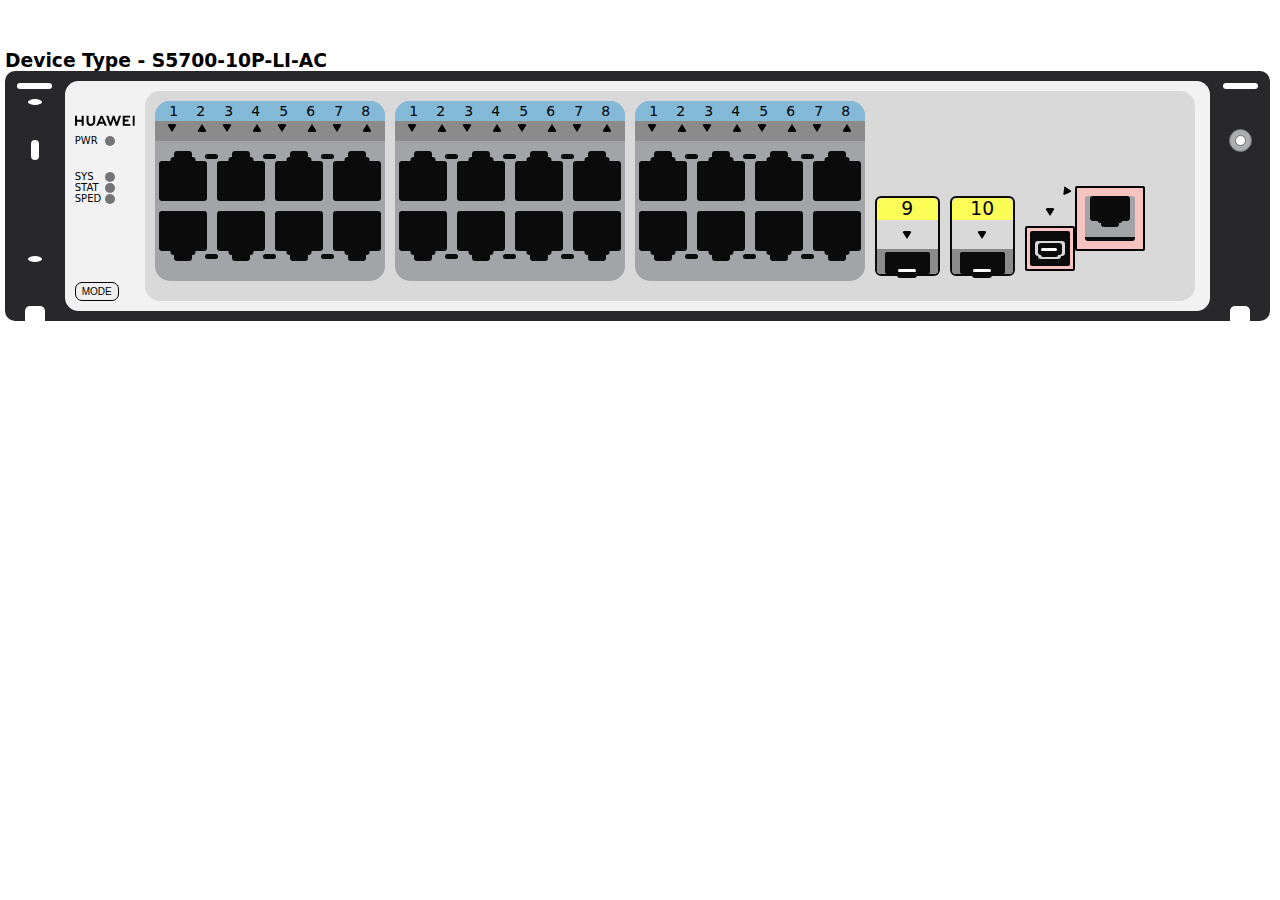
<file: task1/index.html>
<!DOCTYPE html>
<html lang="en">
  <head>
    <meta charset="UTF-8" />
    <meta name="viewport" content="width=device-width, initial-scale=1.0" />
    <title>Document</title>
    <link rel="stylesheet" href="style.css" />
  </head>
  <body>
    <h3>Device Type - S5700-10P-LI-AC</h3>
    <div class="box">
      <div class="left-box">
        <div class="left-top">
          <div class="left-inr-top"></div>
          <span class="small-div"></span>
          <div class="left-inr-bottom"></div>
        </div>
        <div class="left-bottom">
          <span class="small-div"></span>
          <div class="left-last-bottom"></div>
        </div>
      </div>

      <div class="main-box">
        <div class="main-left">
          <div class="hero-logo">
            <svg
              width="90"
              height="60"
              viewBox="0 0 90 60"
              fill="none"
              xmlns="http://www.w3.org/2000/svg"
            >
              <g clip-path="url(#clip0_470_4899)">
                <path
                  d="M27.2299 22.0088H30.2913V30.5249C30.2913 34.8476 27.909 37.327 23.7588 37.327C19.6516 37.327 17.2909 34.8907 17.2909 30.6435V22.0196H20.3523V30.5465C20.3523 33.0689 21.592 34.4164 23.8019 34.4164C26.0117 34.4164 27.2299 33.1013 27.2299 30.6543V22.0088ZM9.98213 28.0887H3.06147V22.0088H0V37.1006H3.06147V30.9669H9.97134V37.1006H13.0328V22.0088H9.97134V28.0887H9.98213ZM86.6483 22.0088V37.079H89.6667V22.0088H86.6483ZM74.6288 30.6004H80.202V27.8515H74.6288V24.7577H82.7137V22.0196H71.6104V37.0898H83.0047V34.341H74.6288V30.6004ZM62.6201 32.379L59.1921 21.998H56.6911L53.2632 32.379L49.9322 22.0088H46.6767L51.9372 37.0898H54.4705L57.8985 27.1831L61.3265 37.0898H63.8813L69.1311 22.0088H65.951L62.6201 32.379ZM41.2329 22.0951L47.8193 37.0898H44.607L43.2487 33.9529H36.3388L36.2418 34.1685L34.9698 37.0898H31.8436L38.4948 22.0088H41.1682L41.2329 22.0951ZM41.9659 30.8698L39.7884 25.8141L37.6216 30.8698L37.4707 31.2148H42.106L41.9659 30.8698Z"
                  fill="black"
                />
              </g>
              <defs>
                <clipPath id="clip0_470_4899">
                  <rect width="89.6667" height="59.3242" fill="white" />
                </clipPath>
              </defs>
            </svg>
          </div>
          <div class="main-left-lists">
            <ul>
              <li>
                <h5>PWR</h5>
                <span class="span-circle"></span>
              </li>
              <li>
                <h5>SYS</h5>
                <span class="span-circle"></span>
              </li>
              <li>
                <h5>STAT</h5>
                <span class="span-circle"></span>
              </li>
              <li>
                <h5>SPED</h5>
                <span class="span-circle"></span>
              </li>
            </ul>
          </div>
          <div class="btn">
            <button>MODE</button>
          </div>
        </div>
        <div class="main-right">
          <div class="chip-container">
            <div class="header">
              <div class="blue-header">
                <span class="nums">
                  <p>1</p>
                  <p>2</p>
                </span>
                <span class="nums">
                  <p>3</p>
                  <p>4</p>
                </span>
                <span class="nums">
                  <p>5</p>
                  <p>6</p>
                </span>
                <span class="nums">
                  <p>7</p>
                  <p>8</p>
                </span>
              </div>
              <div class="grey-header">
                <span class="arrows">
                  <div class="arrow-up arrow"></div>
                  <div class="arrow-down arrow"></div>
                </span>
                <span class="arrows">
                  <div class="arrow-up arrow"></div>
                  <div class="arrow-down arrow"></div>
                </span>
                <span class="arrows">
                  <div class="arrow-up arrow"></div>
                  <div class="arrow-down arrow"></div>
                </span>
                <span class="arrows">
                  <div class="arrow-up arrow"></div>
                  <div class="arrow-down arrow"></div>
                </span>
              </div>
            </div>

            <div class="body">
              <div class="chip-parent">
                <div class="chip-wrapper">
                  <div class="chip">
                    <span class="up1"></span>
                    <span class="up2"></span>
                  </div>
                </div>
                <div class="chip-wrapper">
                  <div class="chip">
                    <span class="up1"></span>
                    <span class="up2"></span>
                  </div>
                </div>
                <div class="chip-wrapper">
                  <div class="chip">
                    <span class="up1"></span>
                    <span class="up2"></span>
                  </div>
                </div>
                <div class="chip-wrapper">
                  <div class="chip">
                    <span class="up1"></span>
                    <span class="up2"></span>
                  </div>
                </div>
              </div>
              <div class="chip-parent">
                <div class="chip-wrapper">
                  <div class="chip">
                    <span class="up1"></span>
                    <span class="up2"></span>
                  </div>
                </div>
                <div class="chip-wrapper">
                  <div class="chip">
                    <span class="up1"></span>
                    <span class="up2"></span>
                  </div>
                </div>
                <div class="chip-wrapper">
                  <div class="chip">
                    <span class="up1"></span>
                    <span class="up2"></span>
                  </div>
                </div>
                <div class="chip-wrapper">
                  <div class="chip">
                    <span class="up1"></span>
                    <span class="up2"></span>
                  </div>
                </div>
              </div>

              <div class="dots-up dots">
                <span class="dot"></span>
                <span class="dot"></span>
                <span class="dot"></span>
              </div>
              <div class="dots-down dots">
                <span class="dot"></span>
                <span class="dot"></span>
                <span class="dot"></span>
              </div>
            </div>
          </div>
          <div class="chip-container">
            <div class="header">
              <div class="blue-header">
                <span class="nums">
                  <p>1</p>
                  <p>2</p>
                </span>
                <span class="nums">
                  <p>3</p>
                  <p>4</p>
                </span>
                <span class="nums">
                  <p>5</p>
                  <p>6</p>
                </span>
                <span class="nums">
                  <p>7</p>
                  <p>8</p>
                </span>
              </div>
              <div class="grey-header">
                <span class="arrows">
                  <div class="arrow-up arrow"></div>
                  <div class="arrow-down arrow"></div>
                </span>
                <span class="arrows">
                  <div class="arrow-up arrow"></div>
                  <div class="arrow-down arrow"></div>
                </span>
                <span class="arrows">
                  <div class="arrow-up arrow"></div>
                  <div class="arrow-down arrow"></div>
                </span>
                <span class="arrows">
                  <div class="arrow-up arrow"></div>
                  <div class="arrow-down arrow"></div>
                </span>
              </div>
            </div>

            <div class="body">
              <div class="chip-parent">
                <div class="chip-wrapper">
                  <div class="chip">
                    <span class="up1"></span>
                    <span class="up2"></span>
                  </div>
                </div>
                <div class="chip-wrapper">
                  <div class="chip">
                    <span class="up1"></span>
                    <span class="up2"></span>
                  </div>
                </div>
                <div class="chip-wrapper">
                  <div class="chip">
                    <span class="up1"></span>
                    <span class="up2"></span>
                  </div>
                </div>
                <div class="chip-wrapper">
                  <div class="chip">
                    <span class="up1"></span>
                    <span class="up2"></span>
                  </div>
                </div>
              </div>
              <div class="chip-parent">
                <div class="chip-wrapper">
                  <div class="chip">
                    <span class="up1"></span>
                    <span class="up2"></span>
                  </div>
                </div>
                <div class="chip-wrapper">
                  <div class="chip">
                    <span class="up1"></span>
                    <span class="up2"></span>
                  </div>
                </div>
                <div class="chip-wrapper">
                  <div class="chip">
                    <span class="up1"></span>
                    <span class="up2"></span>
                  </div>
                </div>
                <div class="chip-wrapper">
                  <div class="chip">
                    <span class="up1"></span>
                    <span class="up2"></span>
                  </div>
                </div>
              </div>

              <div class="dots-up dots">
                <span class="dot"></span>
                <span class="dot"></span>
                <span class="dot"></span>
              </div>
              <div class="dots-down dots">
                <span class="dot"></span>
                <span class="dot"></span>
                <span class="dot"></span>
              </div>
            </div>
          </div>
          <div class="chip-container">
            <div class="header">
              <div class="blue-header">
                <span class="nums">
                  <p>1</p>
                  <p>2</p>
                </span>
                <span class="nums">
                  <p>3</p>
                  <p>4</p>
                </span>
                <span class="nums">
                  <p>5</p>
                  <p>6</p>
                </span>
                <span class="nums">
                  <p>7</p>
                  <p>8</p>
                </span>
              </div>
              <div class="grey-header">
                <span class="arrows">
                  <div class="arrow-up arrow"></div>
                  <div class="arrow-down arrow"></div>
                </span>
                <span class="arrows">
                  <div class="arrow-up arrow"></div>
                  <div class="arrow-down arrow"></div>
                </span>
                <span class="arrows">
                  <div class="arrow-up arrow"></div>
                  <div class="arrow-down arrow"></div>
                </span>
                <span class="arrows">
                  <div class="arrow-up arrow"></div>
                  <div class="arrow-down arrow"></div>
                </span>
              </div>
            </div>

            <div class="body">
              <div class="chip-parent">
                <div class="chip-wrapper">
                  <div class="chip">
                    <span class="up1"></span>
                    <span class="up2"></span>
                  </div>
                </div>
                <div class="chip-wrapper">
                  <div class="chip">
                    <span class="up1"></span>
                    <span class="up2"></span>
                  </div>
                </div>
                <div class="chip-wrapper">
                  <div class="chip">
                    <span class="up1"></span>
                    <span class="up2"></span>
                  </div>
                </div>
                <div class="chip-wrapper">
                  <div class="chip">
                    <span class="up1"></span>
                    <span class="up2"></span>
                  </div>
                </div>
              </div>
              <div class="chip-parent">
                <div class="chip-wrapper">
                  <div class="chip">
                    <span class="up1"></span>
                    <span class="up2"></span>
                  </div>
                </div>
                <div class="chip-wrapper">
                  <div class="chip">
                    <span class="up1"></span>
                    <span class="up2"></span>
                  </div>
                </div>
                <div class="chip-wrapper">
                  <div class="chip">
                    <span class="up1"></span>
                    <span class="up2"></span>
                  </div>
                </div>
                <div class="chip-wrapper">
                  <div class="chip">
                    <span class="up1"></span>
                    <span class="up2"></span>
                  </div>
                </div>
              </div>

              <div class="dots-up dots">
                <span class="dot"></span>
                <span class="dot"></span>
                <span class="dot"></span>
              </div>
              <div class="dots-down dots">
                <span class="dot"></span>
                <span class="dot"></span>
                <span class="dot"></span>
              </div>
            </div>
          </div>

          <div class="box1">
            <div class="header">
              <h3>9</h3>
            </div>
            <div class="body">
              <div class="arrow"></div>
            </div>
            <div class="footer">
              <div class="black-div">
                <div class="white-div"></div>
                <div class="up-black-div"></div>
              </div>
            </div>
          </div>
          <div class="box1">
            <div class="header">
              <h3>10</h3>
            </div>
            <div class="body">
              <div class="arrow"></div>
            </div>
            <div class="footer">
              <div class="black-div">
                <div class="white-div"></div>
                <div class="up-black-div"></div>
              </div>
            </div>
          </div>

          <div class="pink-box">
            <div class="arrow-div">
              <div class="arrow arrow-left"></div>
              <div class="arrow arrow-down"></div>
            </div>
            <div class="pink-left-box">
              <div class="cntr-blck">
                <div class="cntr-white">
                  <div class="inr-blck"></div>
                  <div class="inr-blck-up">
                    <div class="inr-white"></div>
                  </div>
                </div>
                <div class="cntr-white-up"></div>
              </div>
            </div>
            <div class="pink-right-box">
              <div class="cntr-grey-box">
                <div class="chip-wrapper">
                  <div class="chip">
                    <span class="up1"></span>
                    <span class="up2"></span>
                  </div>
                </div>
                <div class="blck-line"></div>
              </div>
            </div>
          </div>
        </div>
      </div>

      <div class="right-box">
        <div class="right-top">
          <div class="right-inr-top"></div>
          <div class="right-circle">
            <div class="inr-circle"></div>
          </div>
        </div>
        <div class="right-bottom">
          <div class="right-last-bottom"></div>
        </div>
      </div>
    </div>
  </body>
</html>
</file>
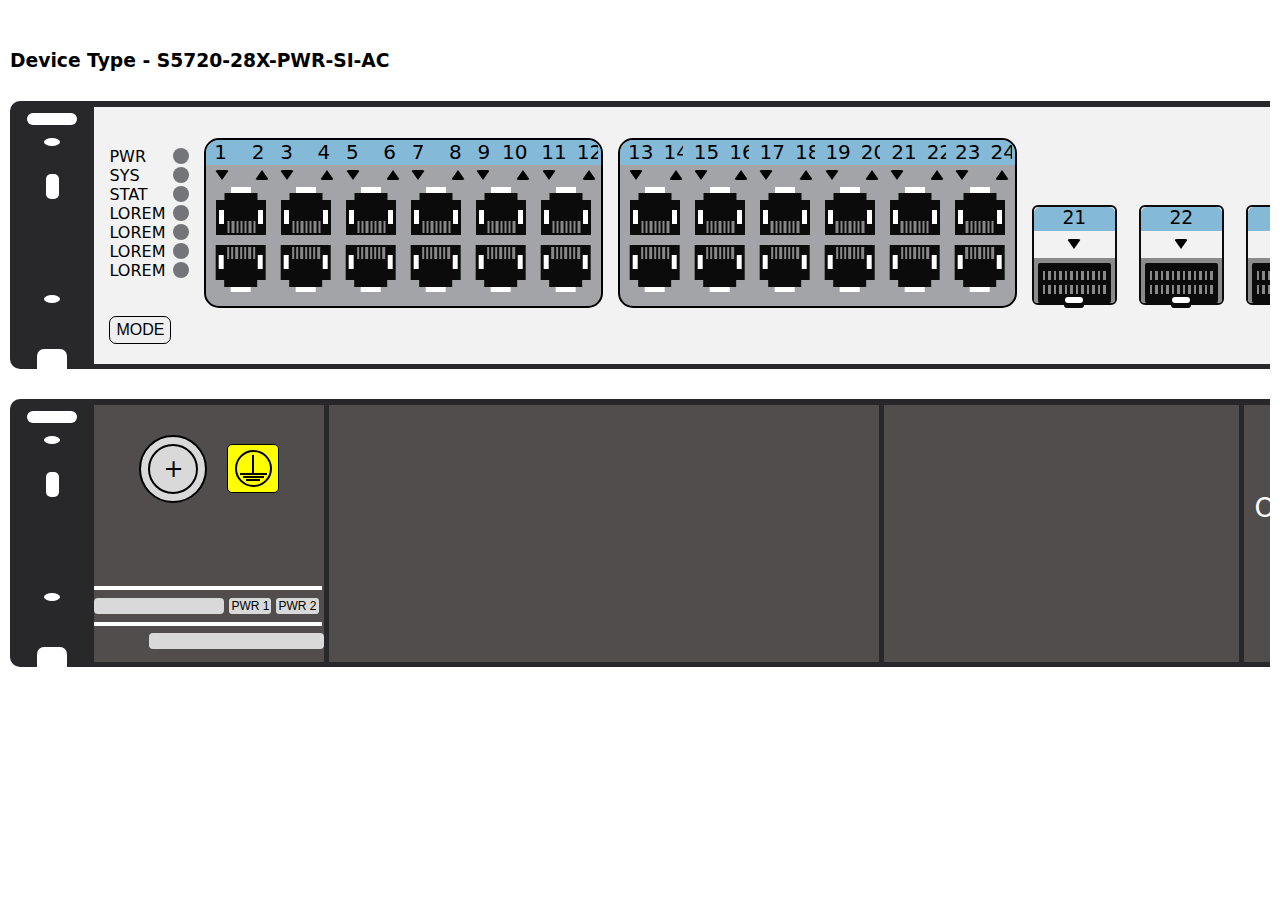
<file: task2/index.html>
<!DOCTYPE html>
<html lang="en">
  <head>
    <meta charset="UTF-8" />
    <meta name="viewport" content="width=device-width, initial-scale=1.0" />
    <title>Document</title>
    <link rel="stylesheet" href="style.css" />
  </head>
  <body>
    <h3>Device Type - S5720-28X-PWR-SI-AC</h3>
    <div class="box-wrapper">
      <div class="box">
        <div class="left-box">
          <div class="left-top">
            <div class="left-inr-top"></div>
            <span class="small-div"></span>
            <div class="left-inr-bottom"></div>
          </div>
          <div class="left-bottom">
            <span class="small-div"></span>
            <div class="left-last-bottom"></div>
          </div>
        </div>

        <div class="main-box">
          <div class="main-left">
            <div class="main-left-lists">
              <ul>
                <li>
                  <h5>PWR</h5>
                  <span class="span-circle"></span>
                </li>
                <li>
                  <h5>SYS</h5>
                  <span class="span-circle"></span>
                </li>
                <li>
                  <h5>STAT</h5>
                  <span class="span-circle"></span>
                </li>
                <li>
                  <h5>LOREM</h5>
                  <span class="span-circle"></span>
                </li>
                <li>
                  <h5>LOREM</h5>
                  <span class="span-circle"></span>
                </li>
                <li>
                  <h5>LOREM</h5>
                  <span class="span-circle"></span>
                </li>
                <li>
                  <h5>LOREM</h5>
                  <span class="span-circle"></span>
                </li>
              </ul>
            </div>
            <div class="btn">
              <button>MODE</button>
            </div>
          </div>
          <div class="main-right">
            <div class="chip-container">
              <div class="header">
                <div class="blue-header">
                  <span class="nums">
                    <p>1</p>
                    <p>2</p>
                  </span>
                  <span class="nums">
                    <p>3</p>
                    <p>4</p>
                  </span>
                  <span class="nums">
                    <p>5</p>
                    <p>6</p>
                  </span>
                  <span class="nums">
                    <p>7</p>
                    <p>8</p>
                  </span>
                  <span class="nums">
                    <p>9</p>
                    <p>10</p>
                  </span>
                  <span class="nums">
                    <p>11</p>
                    <p>12</p>
                  </span>
                </div>
                <div class="grey-header">
                  <span class="arrows">
                    <div class="arrow-up arrow"></div>
                    <div class="arrow-down arrow"></div>
                  </span>
                  <span class="arrows">
                    <div class="arrow-up arrow"></div>
                    <div class="arrow-down arrow"></div>
                  </span>
                  <span class="arrows">
                    <div class="arrow-up arrow"></div>
                    <div class="arrow-down arrow"></div>
                  </span>
                  <span class="arrows">
                    <div class="arrow-up arrow"></div>
                    <div class="arrow-down arrow"></div>
                  </span>
                  <span class="arrows">
                    <div class="arrow-up arrow"></div>
                    <div class="arrow-down arrow"></div>
                  </span>
                  <span class="arrows">
                    <div class="arrow-up arrow"></div>
                    <div class="arrow-down arrow"></div>
                  </span>
                </div>
              </div>

              <div class="body">
                <div class="chip-parent">
                  <div class="chip-wrapper">
                    <div class="chip">
                      <div class="inr-chip-left inr-chip"></div>
                      <div class="inr-chip-mid">
                        <span class="line"></span>
                        <span class="line"></span>
                        <span class="line"></span>
                        <span class="line"></span>
                        <span class="line"></span>
                        <span class="line"></span>
                        <span class="line"></span>
                      </div>
                      <div class="inr-chip-right inr-chip"></div>
                    </div>
                  </div>
                  <div class="chip-wrapper">
                    <div class="chip">
                      <div class="inr-chip-left inr-chip"></div>
                      <div class="inr-chip-mid">
                        <span class="line"></span>
                        <span class="line"></span>
                        <span class="line"></span>
                        <span class="line"></span>
                        <span class="line"></span>
                        <span class="line"></span>
                        <span class="line"></span>
                      </div>
                      <div class="inr-chip-right inr-chip"></div>
                    </div>
                  </div>
                  <div class="chip-wrapper">
                    <div class="chip">
                      <div class="inr-chip-left inr-chip"></div>
                      <div class="inr-chip-mid">
                        <span class="line"></span>
                        <span class="line"></span>
                        <span class="line"></span>
                        <span class="line"></span>
                        <span class="line"></span>
                        <span class="line"></span>
                        <span class="line"></span>
                      </div>
                      <div class="inr-chip-right inr-chip"></div>
                    </div>
                  </div>
                  <div class="chip-wrapper">
                    <div class="chip">
                      <div class="inr-chip-left inr-chip"></div>
                      <div class="inr-chip-mid">
                        <span class="line"></span>
                        <span class="line"></span>
                        <span class="line"></span>
                        <span class="line"></span>
                        <span class="line"></span>
                        <span class="line"></span>
                        <span class="line"></span>
                      </div>
                      <div class="inr-chip-right inr-chip"></div>
                    </div>
                  </div>
                  <div class="chip-wrapper">
                    <div class="chip">
                      <div class="inr-chip-left inr-chip"></div>
                      <div class="inr-chip-mid">
                        <span class="line"></span>
                        <span class="line"></span>
                        <span class="line"></span>
                        <span class="line"></span>
                        <span class="line"></span>
                        <span class="line"></span>
                        <span class="line"></span>
                      </div>
                      <div class="inr-chip-right inr-chip"></div>
                    </div>
                  </div>
                  <div class="chip-wrapper">
                    <div class="chip">
                      <div class="inr-chip-left inr-chip"></div>
                      <div class="inr-chip-mid">
                        <span class="line"></span>
                        <span class="line"></span>
                        <span class="line"></span>
                        <span class="line"></span>
                        <span class="line"></span>
                        <span class="line"></span>
                        <span class="line"></span>
                      </div>
                      <div class="inr-chip-right inr-chip"></div>
                    </div>
                  </div>
                </div>
                <div class="chip-parent">
                  <div class="chip-wrapper">
                    <div class="chip">
                      <div class="inr-chip-left inr-chip"></div>
                      <div class="inr-chip-mid">
                        <span class="line"></span>
                        <span class="line"></span>
                        <span class="line"></span>
                        <span class="line"></span>
                        <span class="line"></span>
                        <span class="line"></span>
                        <span class="line"></span>
                      </div>
                      <div class="inr-chip-right inr-chip"></div>
                    </div>
                  </div>
                  <div class="chip-wrapper">
                    <div class="chip">
                      <div class="inr-chip-left inr-chip"></div>
                      <div class="inr-chip-mid">
                        <span class="line"></span>
                        <span class="line"></span>
                        <span class="line"></span>
                        <span class="line"></span>
                        <span class="line"></span>
                        <span class="line"></span>
                        <span class="line"></span>
                      </div>
                      <div class="inr-chip-right inr-chip"></div>
                    </div>
                  </div>
                  <div class="chip-wrapper">
                    <div class="chip">
                      <div class="inr-chip-left inr-chip"></div>
                      <div class="inr-chip-mid">
                        <span class="line"></span>
                        <span class="line"></span>
                        <span class="line"></span>
                        <span class="line"></span>
                        <span class="line"></span>
                        <span class="line"></span>
                        <span class="line"></span>
                      </div>
                      <div class="inr-chip-right inr-chip"></div>
                    </div>
                  </div>
                  <div class="chip-wrapper">
                    <div class="chip">
                      <div class="inr-chip-left inr-chip"></div>
                      <div class="inr-chip-mid">
                        <span class="line"></span>
                        <span class="line"></span>
                        <span class="line"></span>
                        <span class="line"></span>
                        <span class="line"></span>
                        <span class="line"></span>
                        <span class="line"></span>
                      </div>
                      <div class="inr-chip-right inr-chip"></div>
                    </div>
                  </div>
                  <div class="chip-wrapper">
                    <div class="chip">
                      <div class="inr-chip-left inr-chip"></div>
                      <div class="inr-chip-mid">
                        <span class="line"></span>
                        <span class="line"></span>
                        <span class="line"></span>
                        <span class="line"></span>
                        <span class="line"></span>
                        <span class="line"></span>
                        <span class="line"></span>
                      </div>
                      <div class="inr-chip-right inr-chip"></div>
                    </div>
                  </div>
                  <div class="chip-wrapper">
                    <div class="chip">
                      <div class="inr-chip-left inr-chip"></div>
                      <div class="inr-chip-mid">
                        <span class="line"></span>
                        <span class="line"></span>
                        <span class="line"></span>
                        <span class="line"></span>
                        <span class="line"></span>
                        <span class="line"></span>
                        <span class="line"></span>
                      </div>
                      <div class="inr-chip-right inr-chip"></div>
                    </div>
                  </div>
                </div>
              </div>
            </div>
            <div class="chip-container">
              <div class="header">
                <div class="blue-header">
                  <span class="nums">
                    <p>13</p>
                    <p>14</p>
                  </span>
                  <span class="nums">
                    <p>15</p>
                    <p>16</p>
                  </span>
                  <span class="nums">
                    <p>17</p>
                    <p>18</p>
                  </span>
                  <span class="nums">
                    <p>19</p>
                    <p>20</p>
                  </span>
                  <span class="nums">
                    <p>21</p>
                    <p>22</p>
                  </span>
                  <span class="nums">
                    <p>23</p>
                    <p>24</p>
                  </span>
                </div>
                <div class="grey-header">
                  <span class="arrows">
                    <div class="arrow-up arrow"></div>
                    <div class="arrow-down arrow"></div>
                  </span>
                  <span class="arrows">
                    <div class="arrow-up arrow"></div>
                    <div class="arrow-down arrow"></div>
                  </span>
                  <span class="arrows">
                    <div class="arrow-up arrow"></div>
                    <div class="arrow-down arrow"></div>
                  </span>
                  <span class="arrows">
                    <div class="arrow-up arrow"></div>
                    <div class="arrow-down arrow"></div>
                  </span>
                  <span class="arrows">
                    <div class="arrow-up arrow"></div>
                    <div class="arrow-down arrow"></div>
                  </span>
                  <span class="arrows">
                    <div class="arrow-up arrow"></div>
                    <div class="arrow-down arrow"></div>
                  </span>
                </div>
              </div>

              <div class="body">
                <div class="chip-parent">
                  <div class="chip-wrapper">
                    <div class="chip">
                      <div class="inr-chip-left inr-chip"></div>
                      <div class="inr-chip-mid">
                        <span class="line"></span>
                        <span class="line"></span>
                        <span class="line"></span>
                        <span class="line"></span>
                        <span class="line"></span>
                        <span class="line"></span>
                        <span class="line"></span>
                      </div>
                      <div class="inr-chip-right inr-chip"></div>
                    </div>
                  </div>
                  <div class="chip-wrapper">
                    <div class="chip">
                      <div class="inr-chip-left inr-chip"></div>
                      <div class="inr-chip-mid">
                        <span class="line"></span>
                        <span class="line"></span>
                        <span class="line"></span>
                        <span class="line"></span>
                        <span class="line"></span>
                        <span class="line"></span>
                        <span class="line"></span>
                      </div>
                      <div class="inr-chip-right inr-chip"></div>
                    </div>
                  </div>
                  <div class="chip-wrapper">
                    <div class="chip">
                      <div class="inr-chip-left inr-chip"></div>
                      <div class="inr-chip-mid">
                        <span class="line"></span>
                        <span class="line"></span>
                        <span class="line"></span>
                        <span class="line"></span>
                        <span class="line"></span>
                        <span class="line"></span>
                        <span class="line"></span>
                      </div>
                      <div class="inr-chip-right inr-chip"></div>
                    </div>
                  </div>
                  <div class="chip-wrapper">
                    <div class="chip">
                      <div class="inr-chip-left inr-chip"></div>
                      <div class="inr-chip-mid">
                        <span class="line"></span>
                        <span class="line"></span>
                        <span class="line"></span>
                        <span class="line"></span>
                        <span class="line"></span>
                        <span class="line"></span>
                        <span class="line"></span>
                      </div>
                      <div class="inr-chip-right inr-chip"></div>
                    </div>
                  </div>
                  <div class="chip-wrapper">
                    <div class="chip">
                      <div class="inr-chip-left inr-chip"></div>
                      <div class="inr-chip-mid">
                        <span class="line"></span>
                        <span class="line"></span>
                        <span class="line"></span>
                        <span class="line"></span>
                        <span class="line"></span>
                        <span class="line"></span>
                        <span class="line"></span>
                      </div>
                      <div class="inr-chip-right inr-chip"></div>
                    </div>
                  </div>
                  <div class="chip-wrapper">
                    <div class="chip">
                      <div class="inr-chip-left inr-chip"></div>
                      <div class="inr-chip-mid">
                        <span class="line"></span>
                        <span class="line"></span>
                        <span class="line"></span>
                        <span class="line"></span>
                        <span class="line"></span>
                        <span class="line"></span>
                        <span class="line"></span>
                      </div>
                      <div class="inr-chip-right inr-chip"></div>
                    </div>
                  </div>
                </div>
                <div class="chip-parent">
                  <div class="chip-wrapper">
                    <div class="chip">
                      <div class="inr-chip-left inr-chip"></div>
                      <div class="inr-chip-mid">
                        <span class="line"></span>
                        <span class="line"></span>
                        <span class="line"></span>
                        <span class="line"></span>
                        <span class="line"></span>
                        <span class="line"></span>
                        <span class="line"></span>
                      </div>
                      <div class="inr-chip-right inr-chip"></div>
                    </div>
                  </div>
                  <div class="chip-wrapper">
                    <div class="chip">
                      <div class="inr-chip-left inr-chip"></div>
                      <div class="inr-chip-mid">
                        <span class="line"></span>
                        <span class="line"></span>
                        <span class="line"></span>
                        <span class="line"></span>
                        <span class="line"></span>
                        <span class="line"></span>
                        <span class="line"></span>
                      </div>
                      <div class="inr-chip-right inr-chip"></div>
                    </div>
                  </div>
                  <div class="chip-wrapper">
                    <div class="chip">
                      <div class="inr-chip-left inr-chip"></div>
                      <div class="inr-chip-mid">
                        <span class="line"></span>
                        <span class="line"></span>
                        <span class="line"></span>
                        <span class="line"></span>
                        <span class="line"></span>
                        <span class="line"></span>
                        <span class="line"></span>
                      </div>
                      <div class="inr-chip-right inr-chip"></div>
                    </div>
                  </div>
                  <div class="chip-wrapper">
                    <div class="chip">
                      <div class="inr-chip-left inr-chip"></div>
                      <div class="inr-chip-mid">
                        <span class="line"></span>
                        <span class="line"></span>
                        <span class="line"></span>
                        <span class="line"></span>
                        <span class="line"></span>
                        <span class="line"></span>
                        <span class="line"></span>
                      </div>
                      <div class="inr-chip-right inr-chip"></div>
                    </div>
                  </div>
                  <div class="chip-wrapper">
                    <div class="chip">
                      <div class="inr-chip-left inr-chip"></div>
                      <div class="inr-chip-mid">
                        <span class="line"></span>
                        <span class="line"></span>
                        <span class="line"></span>
                        <span class="line"></span>
                        <span class="line"></span>
                        <span class="line"></span>
                        <span class="line"></span>
                      </div>
                      <div class="inr-chip-right inr-chip"></div>
                    </div>
                  </div>
                  <div class="chip-wrapper">
                    <div class="chip">
                      <div class="inr-chip-left inr-chip"></div>
                      <div class="inr-chip-mid">
                        <span class="line"></span>
                        <span class="line"></span>
                        <span class="line"></span>
                        <span class="line"></span>
                        <span class="line"></span>
                        <span class="line"></span>
                        <span class="line"></span>
                      </div>
                      <div class="inr-chip-right inr-chip"></div>
                    </div>
                  </div>
                </div>
              </div>
            </div>

            <div class="boxes">
              <div class="box1">
                <div class="header">
                  <h3>21</h3>
                </div>
                <div class="body">
                  <div class="arrow"></div>
                </div>
                <div class="footer">
                  <div class="black-div">
                    <div class="lines">
                      <span class="line"></span>
                      <span class="line"></span>
                      <span class="line"></span>
                      <span class="line"></span>
                      <span class="line"></span>
                      <span class="line"></span>
                      <span class="line"></span>
                      <span class="line"></span>
                      <span class="line"></span>
                      <span class="line"></span>
                      <span class="line"></span>
                      <span class="line"></span>
                    </div>
                    <div class="lines">
                      <span class="line"></span>
                      <span class="line"></span>
                      <span class="line"></span>
                      <span class="line"></span>
                      <span class="line"></span>
                      <span class="line"></span>
                      <span class="line"></span>
                      <span class="line"></span>
                      <span class="line"></span>
                      <span class="line"></span>
                      <span class="line"></span>
                      <span class="line"></span>
                    </div>
                    <div class="white-box"></div>
                  </div>
                </div>
              </div>
              <div class="box1">
                <div class="header">
                  <h3>22</h3>
                </div>
                <div class="body">
                  <div class="arrow"></div>
                </div>
                <div class="footer">
                  <div class="black-div">
                    <div class="lines">
                      <span class="line"></span>
                      <span class="line"></span>
                      <span class="line"></span>
                      <span class="line"></span>
                      <span class="line"></span>
                      <span class="line"></span>
                      <span class="line"></span>
                      <span class="line"></span>
                      <span class="line"></span>
                      <span class="line"></span>
                      <span class="line"></span>
                      <span class="line"></span>
                    </div>
                    <div class="lines">
                      <span class="line"></span>
                      <span class="line"></span>
                      <span class="line"></span>
                      <span class="line"></span>
                      <span class="line"></span>
                      <span class="line"></span>
                      <span class="line"></span>
                      <span class="line"></span>
                      <span class="line"></span>
                      <span class="line"></span>
                      <span class="line"></span>
                      <span class="line"></span>
                    </div>
                    <div class="white-box"></div>
                  </div>
                </div>
              </div>
              <div class="box1">
                <div class="header">
                  <h3>23</h3>
                </div>
                <div class="body">
                  <div class="arrow"></div>
                </div>
                <div class="footer">
                  <div class="black-div">
                    <div class="lines">
                      <span class="line"></span>
                      <span class="line"></span>
                      <span class="line"></span>
                      <span class="line"></span>
                      <span class="line"></span>
                      <span class="line"></span>
                      <span class="line"></span>
                      <span class="line"></span>
                      <span class="line"></span>
                      <span class="line"></span>
                      <span class="line"></span>
                      <span class="line"></span>
                    </div>
                    <div class="lines">
                      <span class="line"></span>
                      <span class="line"></span>
                      <span class="line"></span>
                      <span class="line"></span>
                      <span class="line"></span>
                      <span class="line"></span>
                      <span class="line"></span>
                      <span class="line"></span>
                      <span class="line"></span>
                      <span class="line"></span>
                      <span class="line"></span>
                      <span class="line"></span>
                    </div>
                    <div class="white-box"></div>
                  </div>
                </div>
              </div>
            </div>

            <div class="scnd-last-box">
              <div class="circle-box">
                <span class="circle"></span>
                <span class="circle"></span>
                <span class="circle"></span>
                <span class="circle"></span>
                <span class="circle"></span>
                <span class="circle"></span>
                <span class="circle"></span>
                <span class="circle"></span>
                <span class="circle"></span>
                <span class="circle"></span>
                <span class="circle"></span><span class="circle"></span>
                <span class="circle"></span><span class="circle"></span>
                <span class="circle"></span><span class="circle first"></span>
                <span class="circle"></span><span class="circle"></span>
                <span class="circle"></span><span class="circle"></span>
                <span class="circle"></span><span class="circle"></span>
                <span class="circle"></span><span class="circle"></span>
                <span class="circle"></span><span class="circle"></span>
                <span class="circle"></span><span class="circle"></span>
                <span class="circle"></span><span class="circle"></span>
                <span class="circle"></span><span class="circle"></span>
                <span class="circle"></span><span class="circle"></span>
                <span class="circle"></span><span class="circle"></span>
                <span class="circle"></span><span class="circle"></span>
                <span class="circle"></span><span class="circle"></span>
                <span class="circle"></span><span class="circle"></span>
                <span class="circle"></span><span class="circle"></span>
                <span class="circle"></span><span class="circle"></span>
                <span class="circle"></span><span class="circle"></span>
                <span class="circle"></span><span class="circle"></span>
                <span class="circle"></span><span class="circle"></span>
                <span class="circle"></span><span class="circle"></span>
                <span class="circle"></span><span class="circle"></span>
                <span class="circle"></span><span class="circle"></span>
                <span class="circle"></span><span class="circle"></span
                ><span class="circle"></span><span class="circle"></span
                ><span class="circle"></span><span class="circle"></span
                ><span class="circle"></span><span class="circle"></span
                ><span class="circle"></span><span class="circle"></span>
              </div>
              <div class="botm-box">
                <div class="yellow-header">
                  <h3>1</h3>
                  <h3>2</h3>
                  <h3>3</h3>
                  <h3>4</h3>
                </div>

                <div class="bottom-boxes">
                  <div class="chip-box">
                    <div class="body">
                      <div class="arrow"></div>
                    </div>
                    <div class="footer">
                      <div class="black-div">
                        <div class="lines">
                          <span class="line"></span>
                          <span class="line"></span>
                          <span class="line"></span>
                          <span class="line"></span>
                          <span class="line"></span>
                          <span class="line"></span>
                          <span class="line"></span>
                          <span class="line"></span>
                          <span class="line"></span>
                          <span class="line"></span>
                          <span class="line"></span>
                          <span class="line"></span>
                        </div>
                        <div class="lines">
                          <span class="line"></span>
                          <span class="line"></span>
                          <span class="line"></span>
                          <span class="line"></span>
                          <span class="line"></span>
                          <span class="line"></span>
                          <span class="line"></span>
                          <span class="line"></span>
                          <span class="line"></span>
                          <span class="line"></span>
                          <span class="line"></span>
                          <span class="line"></span>
                        </div>
                        <div class="white-box"></div>
                      </div>
                    </div>
                  </div>
                  <div class="chip-box">
                    <div class="body">
                      <div class="arrow"></div>
                    </div>
                    <div class="footer">
                      <div class="black-div">
                        <div class="lines">
                          <span class="line"></span>
                          <span class="line"></span>
                          <span class="line"></span>
                          <span class="line"></span>
                          <span class="line"></span>
                          <span class="line"></span>
                          <span class="line"></span>
                          <span class="line"></span>
                          <span class="line"></span>
                          <span class="line"></span>
                          <span class="line"></span>
                          <span class="line"></span>
                        </div>
                        <div class="lines">
                          <span class="line"></span>
                          <span class="line"></span>
                          <span class="line"></span>
                          <span class="line"></span>
                          <span class="line"></span>
                          <span class="line"></span>
                          <span class="line"></span>
                          <span class="line"></span>
                          <span class="line"></span>
                          <span class="line"></span>
                          <span class="line"></span>
                          <span class="line"></span>
                        </div>
                        <div class="white-box"></div>
                      </div>
                    </div>
                  </div>
                  <div class="chip-box">
                    <div class="body">
                      <div class="arrow"></div>
                    </div>
                    <div class="footer">
                      <div class="black-div">
                        <div class="lines">
                          <span class="line"></span>
                          <span class="line"></span>
                          <span class="line"></span>
                          <span class="line"></span>
                          <span class="line"></span>
                          <span class="line"></span>
                          <span class="line"></span>
                          <span class="line"></span>
                          <span class="line"></span>
                          <span class="line"></span>
                          <span class="line"></span>
                          <span class="line"></span>
                        </div>
                        <div class="lines">
                          <span class="line"></span>
                          <span class="line"></span>
                          <span class="line"></span>
                          <span class="line"></span>
                          <span class="line"></span>
                          <span class="line"></span>
                          <span class="line"></span>
                          <span class="line"></span>
                          <span class="line"></span>
                          <span class="line"></span>
                          <span class="line"></span>
                          <span class="line"></span>
                        </div>
                        <div class="white-box"></div>
                      </div>
                    </div>
                  </div>
                  <div class="chip-box">
                    <div class="body">
                      <div class="arrow"></div>
                    </div>
                    <div class="footer">
                      <div class="black-div">
                        <div class="lines">
                          <span class="line"></span>
                          <span class="line"></span>
                          <span class="line"></span>
                          <span class="line"></span>
                          <span class="line"></span>
                          <span class="line"></span>
                          <span class="line"></span>
                          <span class="line"></span>
                          <span class="line"></span>
                          <span class="line"></span>
                          <span class="line"></span>
                          <span class="line"></span>
                        </div>
                        <div class="lines">
                          <span class="line"></span>
                          <span class="line"></span>
                          <span class="line"></span>
                          <span class="line"></span>
                          <span class="line"></span>
                          <span class="line"></span>
                          <span class="line"></span>
                          <span class="line"></span>
                          <span class="line"></span>
                          <span class="line"></span>
                          <span class="line"></span>
                          <span class="line"></span>
                        </div>
                        <div class="white-box"></div>
                      </div>
                    </div>
                  </div>
                </div>
                <div class="dot">
                  <span class="circle"></span>
                  <img src="./img1.png" alt="image" />
                </div>
              </div>
            </div>

            <div class="pink-box">
              <h3>CONSOLE</h3>
              <div class="chip-wrapper">
                <div class="chip">
                  <div class="inr-chip-left inr-chip"></div>
                  <div class="inr-chip-mid">
                    <span class="line"></span>
                    <span class="line"></span>
                    <span class="line"></span>
                    <span class="line"></span>
                    <span class="line"></span>
                    <span class="line"></span>
                    <span class="line"></span>
                  </div>
                  <div class="inr-chip-right inr-chip"></div>
                </div>
              </div>
              <div class="chip-wrapper">
                <div class="chip">
                  <div class="inr-chip-left inr-chip"></div>
                  <div class="inr-chip-mid">
                    <span class="line"></span>
                    <span class="line"></span>
                    <span class="line"></span>
                    <span class="line"></span>
                    <span class="line"></span>
                    <span class="line"></span>
                    <span class="line"></span>
                  </div>
                  <div class="inr-chip-right inr-chip"></div>
                </div>
              </div>
              <h4>ETH</h4>
            </div>
          </div>
        </div>

        <div class="right-box">
          <div class="right-top">
            <div class="right-inr-top"></div>
            <div class="right-circle">
              <div class="inr-circle"></div>
            </div>
          </div>
          <div class="right-bottom">
            <div class="right-last-bottom"></div>
          </div>
        </div>
      </div>

      <div class="box box2">
        <div class="left-box">
          <div class="left-top">
            <div class="left-inr-top"></div>
            <span class="small-div"></span>
            <div class="left-inr-bottom"></div>
          </div>
          <div class="left-bottom">
            <span class="small-div"></span>
            <div class="left-last-bottom"></div>
          </div>
        </div>

        <div class="main-box main-box2">
          <div class="main-box2-in1">
            <div class="in1-top">
              <div class="circl1">
                <div class="inr-circl1">
                  <h3>+</h3>
                </div>
              </div>
              <div class="circl2">
                <div class="table-rec2-icon">
                  <span class="rec-first-line"></span>
                  <span class="rec-second-line"></span>
                  <span class="rec-third-line"></span>
                </div>
              </div>
            </div>
            <div class="in1-bottom">
              <div class="horz-line"></div>
              <div class="cntr-btns">
                <div class="btm-end"></div>
                <button>PWR 1</button>
                <button>PWR 2</button>
              </div>
              <div class="horz-line"></div>
              <div class="btm-end"></div>
            </div>
          </div>
          <div class="main-box2-in2"></div>
          <div class="main-box2-in3"></div>
          <div class="main-box2-in4">
            <div class="main-box2-in4-left">
              <h3>Input</h3>
              <span class="circle"></span>
              <h3>Output</h3>
              <span class="circle"></span>
            </div>
            <div class="piller"></div>
            <div class="cntr-circle">
              <div class="cntr-inr-circle"></div>
            </div>
            <div class="AR121-section11">
              <div class="AR121-innersec111">
                <div class="AR121-subsec1"></div>
                <div class="AR121-subsec2"></div>
                <div class="AR121-subsec3"></div>
              </div>
            </div>
            <h1>100-240Vac 50/60Hz7-3,5A</h1>
          </div>
        </div>

        <div class="right-box">
          <div class="right-top">
            <div class="right-inr-top"></div>
            <div class="right-circle">
              <div class="inr-circle"></div>
            </div>
          </div>
          <div class="right-bottom">
            <div class="right-last-bottom"></div>
          </div>
        </div>
      </div>
    </div>
  </body>
</html>
</file>
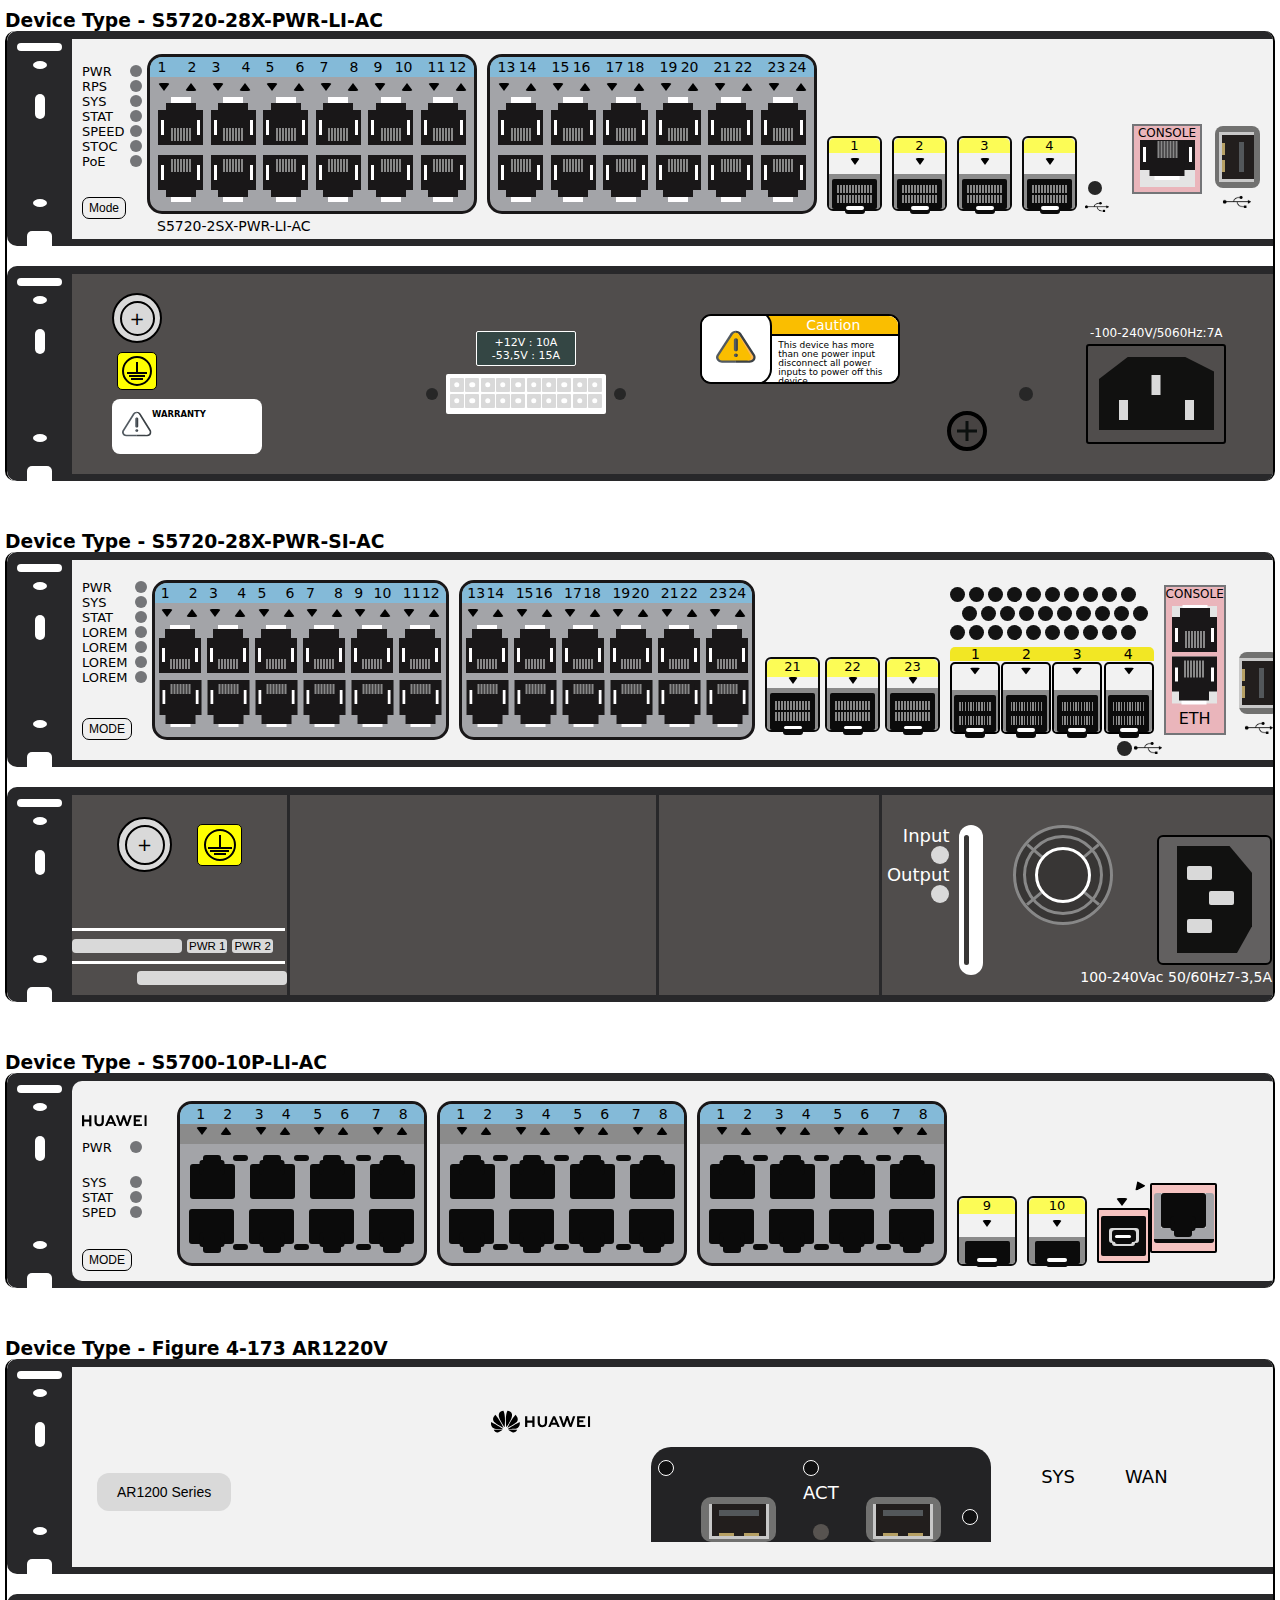
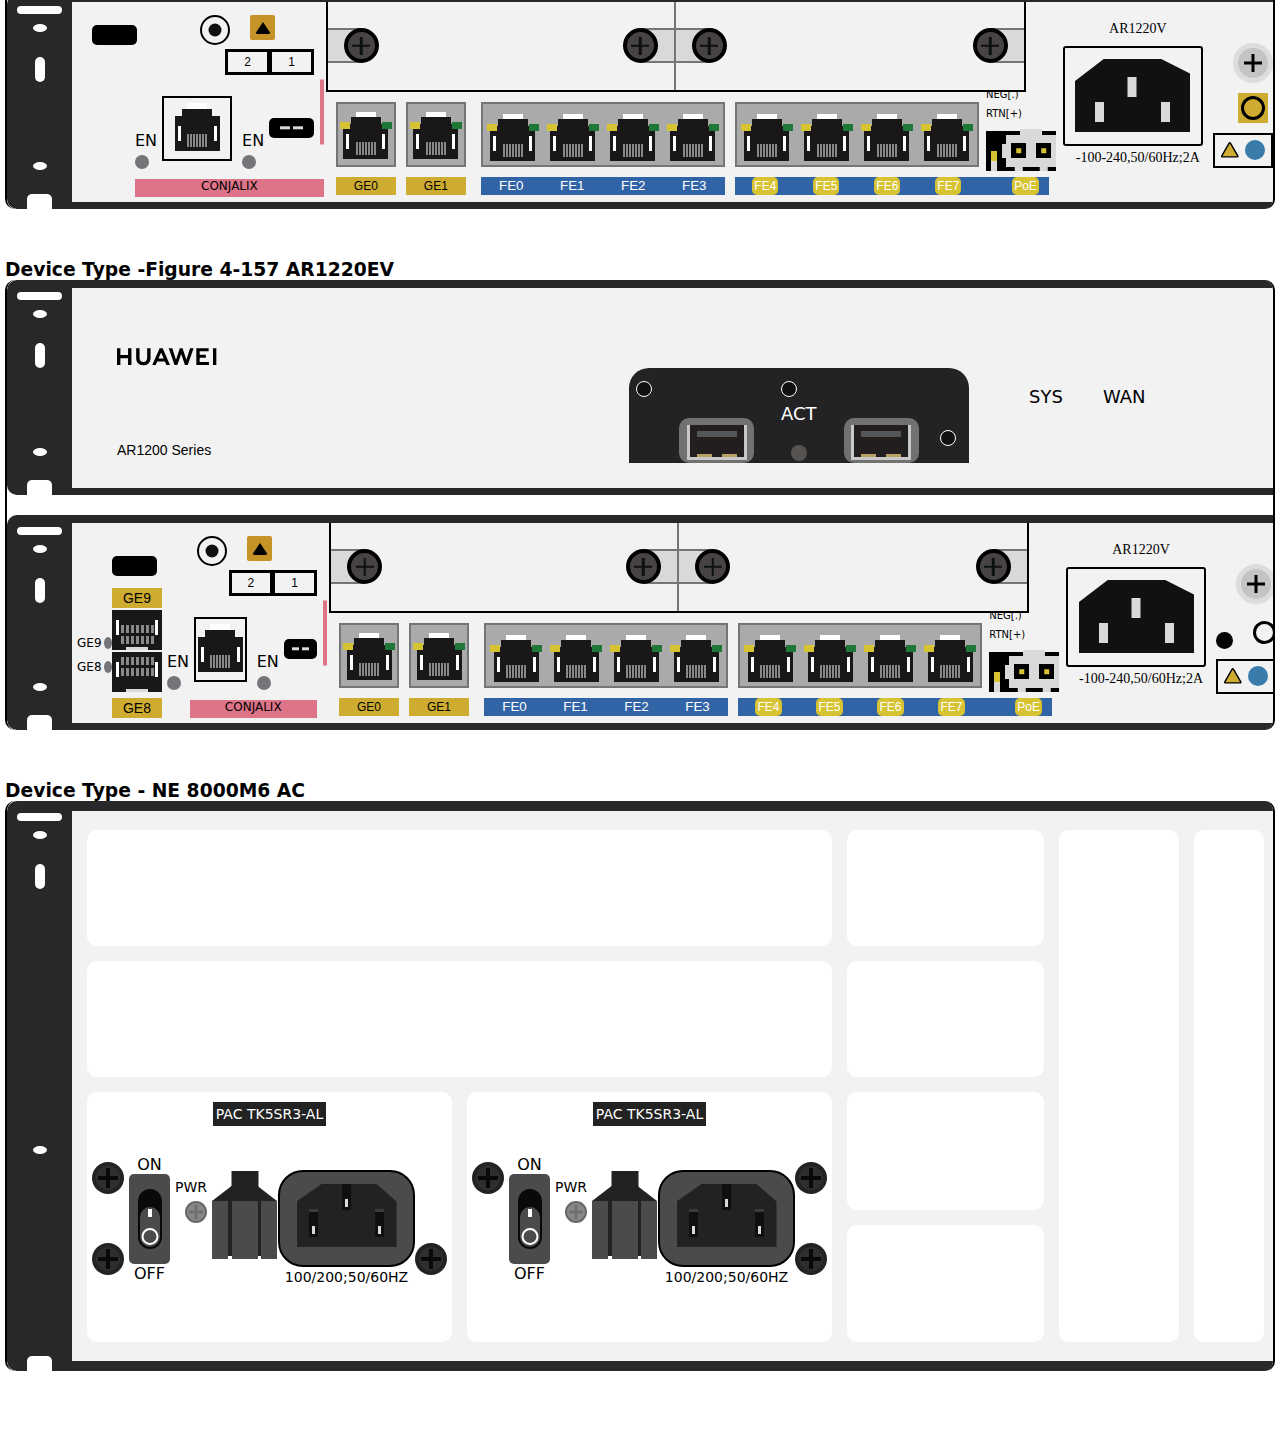
<file: task3/index.html>
<!DOCTYPE html>
<html lang="en">
  <head>
    <meta charset="UTF-8" />
    <meta name="viewport" content="width=device-width, initial-scale=1.0" />
    <title>Document</title>
    <link rel="stylesheet" href="style.css" />
  </head>
  <body>
    <h3>Device Type - S5720-28X-PWR-LI-AC</h3>
    <div class="box-wrapper box-wrapper1">
      <div class="box">
        <div class="left-box">
          <div class="left-top">
            <div class="left-inr-top"></div>
            <span class="small-div"></span>
            <div class="left-inr-bottom"></div>
          </div>
          <div class="left-bottom">
            <span class="small-div"></span>
            <div class="left-last-bottom"></div>
          </div>
        </div>

        <div class="main-box">
          <div class="main-left">
            <div class="main-left-lists">
              <ul>
                <li>
                  <h5>PWR</h5>
                  <span class="span-circle"></span>
                </li>
                <li>
                  <h5>RPS</h5>
                  <span class="span-circle"></span>
                </li>
                <li>
                  <h5>SYS</h5>
                  <span class="span-circle"></span>
                </li>
                <li>
                  <h5>STAT</h5>
                  <span class="span-circle"></span>
                </li>
                <li>
                  <h5>SPEED</h5>
                  <span class="span-circle"></span>
                </li>
                <li>
                  <h5>STOC</h5>
                  <span class="span-circle"></span>
                </li>
                <li>
                  <h5>PoE</h5>
                  <span class="span-circle"></span>
                </li>
              </ul>
            </div>
            <div class="btn">
              <button>Mode</button>
            </div>
          </div>
          <div class="main-right">
            <div class="chip-container">
              <div class="header">
                <div class="blue-header">
                  <span class="nums">
                    <p>1</p>
                    <p>2</p>
                  </span>
                  <span class="nums">
                    <p>3</p>
                    <p>4</p>
                  </span>
                  <span class="nums">
                    <p>5</p>
                    <p>6</p>
                  </span>
                  <span class="nums">
                    <p>7</p>
                    <p>8</p>
                  </span>
                  <span class="nums">
                    <p>9</p>
                    <p>10</p>
                  </span>
                  <span class="nums">
                    <p>11</p>
                    <p>12</p>
                  </span>
                </div>
                <div class="grey-header">
                  <span class="arrows">
                    <div class="arrow-up arrow"></div>
                    <div class="arrow-down arrow"></div>
                  </span>
                  <span class="arrows">
                    <div class="arrow-up arrow"></div>
                    <div class="arrow-down arrow"></div>
                  </span>
                  <span class="arrows">
                    <div class="arrow-up arrow"></div>
                    <div class="arrow-down arrow"></div>
                  </span>
                  <span class="arrows">
                    <div class="arrow-up arrow"></div>
                    <div class="arrow-down arrow"></div>
                  </span>
                  <span class="arrows">
                    <div class="arrow-up arrow"></div>
                    <div class="arrow-down arrow"></div>
                  </span>
                  <span class="arrows">
                    <div class="arrow-up arrow"></div>
                    <div class="arrow-down arrow"></div>
                  </span>
                </div>
              </div>

              <div class="body">
                <div class="chip-parent">
                  <div class="chip-wrapper">
                    <div class="chip">
                      <div class="inr-chip-left inr-chip"></div>
                      <div class="inr-chip-mid">
                        <span class="line"></span>
                        <span class="line"></span>
                        <span class="line"></span>
                        <span class="line"></span>
                        <span class="line"></span>
                        <span class="line"></span>
                        <span class="line"></span>
                      </div>
                      <div class="inr-chip-right inr-chip"></div>
                    </div>
                  </div>
                  <div class="chip-wrapper">
                    <div class="chip">
                      <div class="inr-chip-left inr-chip"></div>
                      <div class="inr-chip-mid">
                        <span class="line"></span>
                        <span class="line"></span>
                        <span class="line"></span>
                        <span class="line"></span>
                        <span class="line"></span>
                        <span class="line"></span>
                        <span class="line"></span>
                      </div>
                      <div class="inr-chip-right inr-chip"></div>
                    </div>
                  </div>
                  <div class="chip-wrapper">
                    <div class="chip">
                      <div class="inr-chip-left inr-chip"></div>
                      <div class="inr-chip-mid">
                        <span class="line"></span>
                        <span class="line"></span>
                        <span class="line"></span>
                        <span class="line"></span>
                        <span class="line"></span>
                        <span class="line"></span>
                        <span class="line"></span>
                      </div>
                      <div class="inr-chip-right inr-chip"></div>
                    </div>
                  </div>
                  <div class="chip-wrapper">
                    <div class="chip">
                      <div class="inr-chip-left inr-chip"></div>
                      <div class="inr-chip-mid">
                        <span class="line"></span>
                        <span class="line"></span>
                        <span class="line"></span>
                        <span class="line"></span>
                        <span class="line"></span>
                        <span class="line"></span>
                        <span class="line"></span>
                      </div>
                      <div class="inr-chip-right inr-chip"></div>
                    </div>
                  </div>
                  <div class="chip-wrapper">
                    <div class="chip">
                      <div class="inr-chip-left inr-chip"></div>
                      <div class="inr-chip-mid">
                        <span class="line"></span>
                        <span class="line"></span>
                        <span class="line"></span>
                        <span class="line"></span>
                        <span class="line"></span>
                        <span class="line"></span>
                        <span class="line"></span>
                      </div>
                      <div class="inr-chip-right inr-chip"></div>
                    </div>
                  </div>
                  <div class="chip-wrapper">
                    <div class="chip">
                      <div class="inr-chip-left inr-chip"></div>
                      <div class="inr-chip-mid">
                        <span class="line"></span>
                        <span class="line"></span>
                        <span class="line"></span>
                        <span class="line"></span>
                        <span class="line"></span>
                        <span class="line"></span>
                        <span class="line"></span>
                      </div>
                      <div class="inr-chip-right inr-chip"></div>
                    </div>
                  </div>
                </div>
                <div class="chip-parent">
                  <div class="chip-wrapper">
                    <div class="chip">
                      <div class="inr-chip-left inr-chip"></div>
                      <div class="inr-chip-mid">
                        <span class="line"></span>
                        <span class="line"></span>
                        <span class="line"></span>
                        <span class="line"></span>
                        <span class="line"></span>
                        <span class="line"></span>
                        <span class="line"></span>
                      </div>
                      <div class="inr-chip-right inr-chip"></div>
                    </div>
                  </div>
                  <div class="chip-wrapper">
                    <div class="chip">
                      <div class="inr-chip-left inr-chip"></div>
                      <div class="inr-chip-mid">
                        <span class="line"></span>
                        <span class="line"></span>
                        <span class="line"></span>
                        <span class="line"></span>
                        <span class="line"></span>
                        <span class="line"></span>
                        <span class="line"></span>
                      </div>
                      <div class="inr-chip-right inr-chip"></div>
                    </div>
                  </div>
                  <div class="chip-wrapper">
                    <div class="chip">
                      <div class="inr-chip-left inr-chip"></div>
                      <div class="inr-chip-mid">
                        <span class="line"></span>
                        <span class="line"></span>
                        <span class="line"></span>
                        <span class="line"></span>
                        <span class="line"></span>
                        <span class="line"></span>
                        <span class="line"></span>
                      </div>
                      <div class="inr-chip-right inr-chip"></div>
                    </div>
                  </div>
                  <div class="chip-wrapper">
                    <div class="chip">
                      <div class="inr-chip-left inr-chip"></div>
                      <div class="inr-chip-mid">
                        <span class="line"></span>
                        <span class="line"></span>
                        <span class="line"></span>
                        <span class="line"></span>
                        <span class="line"></span>
                        <span class="line"></span>
                        <span class="line"></span>
                      </div>
                      <div class="inr-chip-right inr-chip"></div>
                    </div>
                  </div>
                  <div class="chip-wrapper">
                    <div class="chip">
                      <div class="inr-chip-left inr-chip"></div>
                      <div class="inr-chip-mid">
                        <span class="line"></span>
                        <span class="line"></span>
                        <span class="line"></span>
                        <span class="line"></span>
                        <span class="line"></span>
                        <span class="line"></span>
                        <span class="line"></span>
                      </div>
                      <div class="inr-chip-right inr-chip"></div>
                    </div>
                  </div>
                  <div class="chip-wrapper">
                    <div class="chip">
                      <div class="inr-chip-left inr-chip"></div>
                      <div class="inr-chip-mid">
                        <span class="line"></span>
                        <span class="line"></span>
                        <span class="line"></span>
                        <span class="line"></span>
                        <span class="line"></span>
                        <span class="line"></span>
                        <span class="line"></span>
                      </div>
                      <div class="inr-chip-right inr-chip"></div>
                    </div>
                  </div>
                </div>
              </div>
            </div>
            <div class="chip-container">
              <div class="header">
                <div class="blue-header">
                  <span class="nums">
                    <p>13</p>
                    <p>14</p>
                  </span>
                  <span class="nums">
                    <p>15</p>
                    <p>16</p>
                  </span>
                  <span class="nums">
                    <p>17</p>
                    <p>18</p>
                  </span>
                  <span class="nums">
                    <p>19</p>
                    <p>20</p>
                  </span>
                  <span class="nums">
                    <p>21</p>
                    <p>22</p>
                  </span>
                  <span class="nums">
                    <p>23</p>
                    <p>24</p>
                  </span>
                </div>
                <div class="grey-header">
                  <span class="arrows">
                    <div class="arrow-up arrow"></div>
                    <div class="arrow-down arrow"></div>
                  </span>
                  <span class="arrows">
                    <div class="arrow-up arrow"></div>
                    <div class="arrow-down arrow"></div>
                  </span>
                  <span class="arrows">
                    <div class="arrow-up arrow"></div>
                    <div class="arrow-down arrow"></div>
                  </span>
                  <span class="arrows">
                    <div class="arrow-up arrow"></div>
                    <div class="arrow-down arrow"></div>
                  </span>
                  <span class="arrows">
                    <div class="arrow-up arrow"></div>
                    <div class="arrow-down arrow"></div>
                  </span>
                  <span class="arrows">
                    <div class="arrow-up arrow"></div>
                    <div class="arrow-down arrow"></div>
                  </span>
                </div>
              </div>

              <div class="body">
                <div class="chip-parent">
                  <div class="chip-wrapper">
                    <div class="chip">
                      <div class="inr-chip-left inr-chip"></div>
                      <div class="inr-chip-mid">
                        <span class="line"></span>
                        <span class="line"></span>
                        <span class="line"></span>
                        <span class="line"></span>
                        <span class="line"></span>
                        <span class="line"></span>
                        <span class="line"></span>
                      </div>
                      <div class="inr-chip-right inr-chip"></div>
                    </div>
                  </div>
                  <div class="chip-wrapper">
                    <div class="chip">
                      <div class="inr-chip-left inr-chip"></div>
                      <div class="inr-chip-mid">
                        <span class="line"></span>
                        <span class="line"></span>
                        <span class="line"></span>
                        <span class="line"></span>
                        <span class="line"></span>
                        <span class="line"></span>
                        <span class="line"></span>
                      </div>
                      <div class="inr-chip-right inr-chip"></div>
                    </div>
                  </div>
                  <div class="chip-wrapper">
                    <div class="chip">
                      <div class="inr-chip-left inr-chip"></div>
                      <div class="inr-chip-mid">
                        <span class="line"></span>
                        <span class="line"></span>
                        <span class="line"></span>
                        <span class="line"></span>
                        <span class="line"></span>
                        <span class="line"></span>
                        <span class="line"></span>
                      </div>
                      <div class="inr-chip-right inr-chip"></div>
                    </div>
                  </div>
                  <div class="chip-wrapper">
                    <div class="chip">
                      <div class="inr-chip-left inr-chip"></div>
                      <div class="inr-chip-mid">
                        <span class="line"></span>
                        <span class="line"></span>
                        <span class="line"></span>
                        <span class="line"></span>
                        <span class="line"></span>
                        <span class="line"></span>
                        <span class="line"></span>
                      </div>
                      <div class="inr-chip-right inr-chip"></div>
                    </div>
                  </div>
                  <div class="chip-wrapper">
                    <div class="chip">
                      <div class="inr-chip-left inr-chip"></div>
                      <div class="inr-chip-mid">
                        <span class="line"></span>
                        <span class="line"></span>
                        <span class="line"></span>
                        <span class="line"></span>
                        <span class="line"></span>
                        <span class="line"></span>
                        <span class="line"></span>
                      </div>
                      <div class="inr-chip-right inr-chip"></div>
                    </div>
                  </div>
                  <div class="chip-wrapper">
                    <div class="chip">
                      <div class="inr-chip-left inr-chip"></div>
                      <div class="inr-chip-mid">
                        <span class="line"></span>
                        <span class="line"></span>
                        <span class="line"></span>
                        <span class="line"></span>
                        <span class="line"></span>
                        <span class="line"></span>
                        <span class="line"></span>
                      </div>
                      <div class="inr-chip-right inr-chip"></div>
                    </div>
                  </div>
                </div>
                <div class="chip-parent">
                  <div class="chip-wrapper">
                    <div class="chip">
                      <div class="inr-chip-left inr-chip"></div>
                      <div class="inr-chip-mid">
                        <span class="line"></span>
                        <span class="line"></span>
                        <span class="line"></span>
                        <span class="line"></span>
                        <span class="line"></span>
                        <span class="line"></span>
                        <span class="line"></span>
                      </div>
                      <div class="inr-chip-right inr-chip"></div>
                    </div>
                  </div>
                  <div class="chip-wrapper">
                    <div class="chip">
                      <div class="inr-chip-left inr-chip"></div>
                      <div class="inr-chip-mid">
                        <span class="line"></span>
                        <span class="line"></span>
                        <span class="line"></span>
                        <span class="line"></span>
                        <span class="line"></span>
                        <span class="line"></span>
                        <span class="line"></span>
                      </div>
                      <div class="inr-chip-right inr-chip"></div>
                    </div>
                  </div>
                  <div class="chip-wrapper">
                    <div class="chip">
                      <div class="inr-chip-left inr-chip"></div>
                      <div class="inr-chip-mid">
                        <span class="line"></span>
                        <span class="line"></span>
                        <span class="line"></span>
                        <span class="line"></span>
                        <span class="line"></span>
                        <span class="line"></span>
                        <span class="line"></span>
                      </div>
                      <div class="inr-chip-right inr-chip"></div>
                    </div>
                  </div>
                  <div class="chip-wrapper">
                    <div class="chip">
                      <div class="inr-chip-left inr-chip"></div>
                      <div class="inr-chip-mid">
                        <span class="line"></span>
                        <span class="line"></span>
                        <span class="line"></span>
                        <span class="line"></span>
                        <span class="line"></span>
                        <span class="line"></span>
                        <span class="line"></span>
                      </div>
                      <div class="inr-chip-right inr-chip"></div>
                    </div>
                  </div>
                  <div class="chip-wrapper">
                    <div class="chip">
                      <div class="inr-chip-left inr-chip"></div>
                      <div class="inr-chip-mid">
                        <span class="line"></span>
                        <span class="line"></span>
                        <span class="line"></span>
                        <span class="line"></span>
                        <span class="line"></span>
                        <span class="line"></span>
                        <span class="line"></span>
                      </div>
                      <div class="inr-chip-right inr-chip"></div>
                    </div>
                  </div>
                  <div class="chip-wrapper">
                    <div class="chip">
                      <div class="inr-chip-left inr-chip"></div>
                      <div class="inr-chip-mid">
                        <span class="line"></span>
                        <span class="line"></span>
                        <span class="line"></span>
                        <span class="line"></span>
                        <span class="line"></span>
                        <span class="line"></span>
                        <span class="line"></span>
                      </div>
                      <div class="inr-chip-right inr-chip"></div>
                    </div>
                  </div>
                </div>
              </div>
            </div>
            <p class="title">S5720-2SX-PWR-LI-AC</p>

            <div class="boxes">
              <div class="box1">
                <div class="header">
                  <h3>1</h3>
                </div>
                <div class="body">
                  <div class="arrow"></div>
                </div>
                <div class="footer">
                  <div class="black-div">
                    <div class="lines">
                      <span class="line"></span>
                      <span class="line"></span>
                      <span class="line"></span>
                      <span class="line"></span>
                      <span class="line"></span>
                      <span class="line"></span>
                      <span class="line"></span>
                      <span class="line"></span>
                      <span class="line"></span>
                      <span class="line"></span>
                      <span class="line"></span>
                      <span class="line"></span>
                    </div>
                    <div class="lines">
                      <span class="line"></span>
                      <span class="line"></span>
                      <span class="line"></span>
                      <span class="line"></span>
                      <span class="line"></span>
                      <span class="line"></span>
                      <span class="line"></span>
                      <span class="line"></span>
                      <span class="line"></span>
                      <span class="line"></span>
                      <span class="line"></span>
                      <span class="line"></span>
                    </div>
                    <div class="white-box"></div>
                  </div>
                </div>
              </div>
              <div class="box1">
                <div class="header">
                  <h3>2</h3>
                </div>
                <div class="body">
                  <div class="arrow"></div>
                </div>
                <div class="footer">
                  <div class="black-div">
                    <div class="lines">
                      <span class="line"></span>
                      <span class="line"></span>
                      <span class="line"></span>
                      <span class="line"></span>
                      <span class="line"></span>
                      <span class="line"></span>
                      <span class="line"></span>
                      <span class="line"></span>
                      <span class="line"></span>
                      <span class="line"></span>
                      <span class="line"></span>
                      <span class="line"></span>
                    </div>
                    <div class="lines">
                      <span class="line"></span>
                      <span class="line"></span>
                      <span class="line"></span>
                      <span class="line"></span>
                      <span class="line"></span>
                      <span class="line"></span>
                      <span class="line"></span>
                      <span class="line"></span>
                      <span class="line"></span>
                      <span class="line"></span>
                      <span class="line"></span>
                      <span class="line"></span>
                    </div>
                    <div class="white-box"></div>
                  </div>
                </div>
              </div>
              <div class="box1">
                <div class="header">
                  <h3>3</h3>
                </div>
                <div class="body">
                  <div class="arrow"></div>
                </div>
                <div class="footer">
                  <div class="black-div">
                    <div class="lines">
                      <span class="line"></span>
                      <span class="line"></span>
                      <span class="line"></span>
                      <span class="line"></span>
                      <span class="line"></span>
                      <span class="line"></span>
                      <span class="line"></span>
                      <span class="line"></span>
                      <span class="line"></span>
                      <span class="line"></span>
                      <span class="line"></span>
                      <span class="line"></span>
                    </div>
                    <div class="lines">
                      <span class="line"></span>
                      <span class="line"></span>
                      <span class="line"></span>
                      <span class="line"></span>
                      <span class="line"></span>
                      <span class="line"></span>
                      <span class="line"></span>
                      <span class="line"></span>
                      <span class="line"></span>
                      <span class="line"></span>
                      <span class="line"></span>
                      <span class="line"></span>
                    </div>
                    <div class="white-box"></div>
                  </div>
                </div>
              </div>
              <div class="box1">
                <div class="header">
                  <h3>4</h3>
                </div>
                <div class="body">
                  <div class="arrow"></div>
                </div>
                <div class="footer">
                  <div class="black-div">
                    <div class="lines">
                      <span class="line"></span>
                      <span class="line"></span>
                      <span class="line"></span>
                      <span class="line"></span>
                      <span class="line"></span>
                      <span class="line"></span>
                      <span class="line"></span>
                      <span class="line"></span>
                      <span class="line"></span>
                      <span class="line"></span>
                      <span class="line"></span>
                      <span class="line"></span>
                    </div>
                    <div class="lines">
                      <span class="line"></span>
                      <span class="line"></span>
                      <span class="line"></span>
                      <span class="line"></span>
                      <span class="line"></span>
                      <span class="line"></span>
                      <span class="line"></span>
                      <span class="line"></span>
                      <span class="line"></span>
                      <span class="line"></span>
                      <span class="line"></span>
                      <span class="line"></span>
                    </div>
                    <div class="white-box"></div>
                  </div>
                </div>
              </div>
            </div>

            <div class="img-div">
              <span class="circle"></span>
              <img src="./img1.png" alt="" />
            </div>

            <div class="pink-box">
              <h3>CONSOLE</h3>
              <div class="chip-wrapper">
                <div class="chip">
                  <div class="inr-chip-left inr-chip"></div>
                  <div class="inr-chip-mid">
                    <span class="line"></span>
                    <span class="line"></span>
                    <span class="line"></span>
                    <span class="line"></span>
                    <span class="line"></span>
                    <span class="line"></span>
                    <span class="line"></span>
                  </div>
                  <div class="inr-chip-right inr-chip"></div>
                </div>
              </div>
            </div>

            <div class="last-box">
              <div class="inr-last-box">
                <div class="inr-last-blck-box">
                  <div class="inr-last-blck-top"></div>
                  <div class="inr-last-blck-bottom"></div>
                </div>
              </div>
              <img width="12" height="28" src="./img1.png" alt="" />
            </div>
          </div>
        </div>

        <div class="right-box">
          <div class="right-top">
            <div class="right-inr-top"></div>
            <div class="right-circle">
              <div class="inr-circle"></div>
            </div>
          </div>
          <div class="right-bottom">
            <div class="right-last-bottom"></div>
          </div>
        </div>
      </div>
      <div class="box box2">
        <div class="left-box">
          <div class="left-top">
            <div class="left-inr-top"></div>
            <span class="small-div"></span>
            <div class="left-inr-bottom"></div>
          </div>
          <div class="left-bottom">
            <span class="small-div"></span>
            <div class="left-last-bottom"></div>
          </div>
        </div>

        <div class="main-box main-box2">
          <div class="main-box2-in1">
            <div class="circl1">
              <div class="inr-circl1">
                <h3>+</h3>
              </div>
            </div>
            <div class="circl2">
              <div class="table-rec2-icon">
                <span class="rec-first-line"></span>
                <span class="rec-second-line"></span>
                <span class="rec-third-line"></span>
              </div>
            </div>
            <div class="in1-bottom">
              <img src="./warning1.svg" alt="warning" />
              <h3>WARRANTY</h3>
            </div>
          </div>
          <div class="main-box2-in2">
            <div class="in2-green-box">
              <h2>+12V : 10A</h2>
              <h2>-53,5V : 15A</h2>
            </div>
            <div class="in2-white-box">
              <span class="circle"></span>
              <div class="in2-white-mid-box">
                <div class="in2-white-parent-grey-box">
                  <div class="in2-white-grey-box"></div>
                  <div class="in2-white-grey-box"></div>
                  <div class="in2-white-grey-box"></div>
                  <div class="in2-white-grey-box"></div>
                  <div class="in2-white-grey-box"></div>
                  <div class="in2-white-grey-box"></div>
                  <div class="in2-white-grey-box"></div>
                  <div class="in2-white-grey-box"></div>
                  <div class="in2-white-grey-box"></div>
                  <div class="in2-white-grey-box"></div>
                </div>
                <div class="in2-white-parent-grey-box">
                  <div class="in2-white-grey-box"></div>
                  <div class="in2-white-grey-box"></div>
                  <div class="in2-white-grey-box"></div>
                  <div class="in2-white-grey-box"></div>
                  <div class="in2-white-grey-box"></div>
                  <div class="in2-white-grey-box"></div>
                  <div class="in2-white-grey-box"></div>
                  <div class="in2-white-grey-box"></div>
                  <div class="in2-white-grey-box"></div>
                  <div class="in2-white-grey-box"></div>
                </div>
              </div>
              <span class="circle"></span>
            </div>
          </div>
          <div class="main-box2-in3">
            <div class="in3-warning-box">
              <div class="in3-warning-box-left">
                <img src="./warning2.svg" alt="" />
              </div>
              <div class="in3-warning-box-right">
                <div class="in3-warning-box-right-top">
                  <h1>Caution</h1>
                </div>
                <p>
                  This device has more than one power input disconnect all power
                  inputs to power off this device
                </p>
              </div>
            </div>
          </div>
          <div class="main-box2-in4">
            <div class="circle-plus-div"></div>
            <div class="small-circle"></div>
            <div class="AR121-section11">
              <p>-100-240V/5060Hz:7A</p>
              <div class="AR121-innersec111">
                <div class="AR121-subsec1"></div>
                <div class="AR121-subsec2"></div>
                <div class="AR121-subsec3"></div>
              </div>
            </div>
          </div>
        </div>

        <div class="right-box">
          <div class="right-top">
            <div class="right-inr-top"></div>
            <div class="right-circle">
              <div class="inr-circle"></div>
            </div>
          </div>
          <div class="right-bottom">
            <div class="right-last-bottom"></div>
          </div>
        </div>
      </div>
    </div>

    <h3>Device Type - S5720-28X-PWR-SI-AC</h3>
    <div class="box-wrapper box-wrapper2">
      <div class="box">
        <div class="left-box">
          <div class="left-top">
            <div class="left-inr-top"></div>
            <span class="small-div"></span>
            <div class="left-inr-bottom"></div>
          </div>
          <div class="left-bottom">
            <span class="small-div"></span>
            <div class="left-last-bottom"></div>
          </div>
        </div>

        <div class="main-box">
          <div class="main-left">
            <div class="main-left-lists">
              <ul>
                <li>
                  <h5>PWR</h5>
                  <span class="span-circle"></span>
                </li>
                <li>
                  <h5>SYS</h5>
                  <span class="span-circle"></span>
                </li>
                <li>
                  <h5>STAT</h5>
                  <span class="span-circle"></span>
                </li>
                <li>
                  <h5>LOREM</h5>
                  <span class="span-circle"></span>
                </li>
                <li>
                  <h5>LOREM</h5>
                  <span class="span-circle"></span>
                </li>
                <li>
                  <h5>LOREM</h5>
                  <span class="span-circle"></span>
                </li>
                <li>
                  <h5>LOREM</h5>
                  <span class="span-circle"></span>
                </li>
              </ul>
            </div>
            <div class="btn">
              <button>MODE</button>
            </div>
          </div>
          <div class="main-right">
            <div class="chip-container">
              <div class="header">
                <div class="blue-header">
                  <span class="nums">
                    <p>1</p>
                    <p>2</p>
                  </span>
                  <span class="nums">
                    <p>3</p>
                    <p>4</p>
                  </span>
                  <span class="nums">
                    <p>5</p>
                    <p>6</p>
                  </span>
                  <span class="nums">
                    <p>7</p>
                    <p>8</p>
                  </span>
                  <span class="nums">
                    <p>9</p>
                    <p>10</p>
                  </span>
                  <span class="nums">
                    <p>11</p>
                    <p>12</p>
                  </span>
                </div>
                <div class="grey-header">
                  <span class="arrows">
                    <div class="arrow-up arrow"></div>
                    <div class="arrow-down arrow"></div>
                  </span>
                  <span class="arrows">
                    <div class="arrow-up arrow"></div>
                    <div class="arrow-down arrow"></div>
                  </span>
                  <span class="arrows">
                    <div class="arrow-up arrow"></div>
                    <div class="arrow-down arrow"></div>
                  </span>
                  <span class="arrows">
                    <div class="arrow-up arrow"></div>
                    <div class="arrow-down arrow"></div>
                  </span>
                  <span class="arrows">
                    <div class="arrow-up arrow"></div>
                    <div class="arrow-down arrow"></div>
                  </span>
                  <span class="arrows">
                    <div class="arrow-up arrow"></div>
                    <div class="arrow-down arrow"></div>
                  </span>
                </div>
              </div>

              <div class="body">
                <div class="chip-parent">
                  <div class="chip-wrapper">
                    <div class="chip">
                      <div class="inr-chip-left inr-chip"></div>
                      <div class="inr-chip-mid">
                        <span class="line"></span>
                        <span class="line"></span>
                        <span class="line"></span>
                        <span class="line"></span>
                        <span class="line"></span>
                        <span class="line"></span>
                        <span class="line"></span>
                      </div>
                      <div class="inr-chip-right inr-chip"></div>
                    </div>
                  </div>
                  <div class="chip-wrapper">
                    <div class="chip">
                      <div class="inr-chip-left inr-chip"></div>
                      <div class="inr-chip-mid">
                        <span class="line"></span>
                        <span class="line"></span>
                        <span class="line"></span>
                        <span class="line"></span>
                        <span class="line"></span>
                        <span class="line"></span>
                        <span class="line"></span>
                      </div>
                      <div class="inr-chip-right inr-chip"></div>
                    </div>
                  </div>
                  <div class="chip-wrapper">
                    <div class="chip">
                      <div class="inr-chip-left inr-chip"></div>
                      <div class="inr-chip-mid">
                        <span class="line"></span>
                        <span class="line"></span>
                        <span class="line"></span>
                        <span class="line"></span>
                        <span class="line"></span>
                        <span class="line"></span>
                        <span class="line"></span>
                      </div>
                      <div class="inr-chip-right inr-chip"></div>
                    </div>
                  </div>
                  <div class="chip-wrapper">
                    <div class="chip">
                      <div class="inr-chip-left inr-chip"></div>
                      <div class="inr-chip-mid">
                        <span class="line"></span>
                        <span class="line"></span>
                        <span class="line"></span>
                        <span class="line"></span>
                        <span class="line"></span>
                        <span class="line"></span>
                        <span class="line"></span>
                      </div>
                      <div class="inr-chip-right inr-chip"></div>
                    </div>
                  </div>
                  <div class="chip-wrapper">
                    <div class="chip">
                      <div class="inr-chip-left inr-chip"></div>
                      <div class="inr-chip-mid">
                        <span class="line"></span>
                        <span class="line"></span>
                        <span class="line"></span>
                        <span class="line"></span>
                        <span class="line"></span>
                        <span class="line"></span>
                        <span class="line"></span>
                      </div>
                      <div class="inr-chip-right inr-chip"></div>
                    </div>
                  </div>
                  <div class="chip-wrapper">
                    <div class="chip">
                      <div class="inr-chip-left inr-chip"></div>
                      <div class="inr-chip-mid">
                        <span class="line"></span>
                        <span class="line"></span>
                        <span class="line"></span>
                        <span class="line"></span>
                        <span class="line"></span>
                        <span class="line"></span>
                        <span class="line"></span>
                      </div>
                      <div class="inr-chip-right inr-chip"></div>
                    </div>
                  </div>
                </div>
                <div class="chip-parent">
                  <div class="chip-wrapper">
                    <div class="chip">
                      <div class="inr-chip-left inr-chip"></div>
                      <div class="inr-chip-mid">
                        <span class="line"></span>
                        <span class="line"></span>
                        <span class="line"></span>
                        <span class="line"></span>
                        <span class="line"></span>
                        <span class="line"></span>
                        <span class="line"></span>
                      </div>
                      <div class="inr-chip-right inr-chip"></div>
                    </div>
                  </div>
                  <div class="chip-wrapper">
                    <div class="chip">
                      <div class="inr-chip-left inr-chip"></div>
                      <div class="inr-chip-mid">
                        <span class="line"></span>
                        <span class="line"></span>
                        <span class="line"></span>
                        <span class="line"></span>
                        <span class="line"></span>
                        <span class="line"></span>
                        <span class="line"></span>
                      </div>
                      <div class="inr-chip-right inr-chip"></div>
                    </div>
                  </div>
                  <div class="chip-wrapper">
                    <div class="chip">
                      <div class="inr-chip-left inr-chip"></div>
                      <div class="inr-chip-mid">
                        <span class="line"></span>
                        <span class="line"></span>
                        <span class="line"></span>
                        <span class="line"></span>
                        <span class="line"></span>
                        <span class="line"></span>
                        <span class="line"></span>
                      </div>
                      <div class="inr-chip-right inr-chip"></div>
                    </div>
                  </div>
                  <div class="chip-wrapper">
                    <div class="chip">
                      <div class="inr-chip-left inr-chip"></div>
                      <div class="inr-chip-mid">
                        <span class="line"></span>
                        <span class="line"></span>
                        <span class="line"></span>
                        <span class="line"></span>
                        <span class="line"></span>
                        <span class="line"></span>
                        <span class="line"></span>
                      </div>
                      <div class="inr-chip-right inr-chip"></div>
                    </div>
                  </div>
                  <div class="chip-wrapper">
                    <div class="chip">
                      <div class="inr-chip-left inr-chip"></div>
                      <div class="inr-chip-mid">
                        <span class="line"></span>
                        <span class="line"></span>
                        <span class="line"></span>
                        <span class="line"></span>
                        <span class="line"></span>
                        <span class="line"></span>
                        <span class="line"></span>
                      </div>
                      <div class="inr-chip-right inr-chip"></div>
                    </div>
                  </div>
                  <div class="chip-wrapper">
                    <div class="chip">
                      <div class="inr-chip-left inr-chip"></div>
                      <div class="inr-chip-mid">
                        <span class="line"></span>
                        <span class="line"></span>
                        <span class="line"></span>
                        <span class="line"></span>
                        <span class="line"></span>
                        <span class="line"></span>
                        <span class="line"></span>
                      </div>
                      <div class="inr-chip-right inr-chip"></div>
                    </div>
                  </div>
                </div>
              </div>
            </div>
            <div class="chip-container">
              <div class="header">
                <div class="blue-header">
                  <span class="nums">
                    <p>13</p>
                    <p>14</p>
                  </span>
                  <span class="nums">
                    <p>15</p>
                    <p>16</p>
                  </span>
                  <span class="nums">
                    <p>17</p>
                    <p>18</p>
                  </span>
                  <span class="nums">
                    <p>19</p>
                    <p>20</p>
                  </span>
                  <span class="nums">
                    <p>21</p>
                    <p>22</p>
                  </span>
                  <span class="nums">
                    <p>23</p>
                    <p>24</p>
                  </span>
                </div>
                <div class="grey-header">
                  <span class="arrows">
                    <div class="arrow-up arrow"></div>
                    <div class="arrow-down arrow"></div>
                  </span>
                  <span class="arrows">
                    <div class="arrow-up arrow"></div>
                    <div class="arrow-down arrow"></div>
                  </span>
                  <span class="arrows">
                    <div class="arrow-up arrow"></div>
                    <div class="arrow-down arrow"></div>
                  </span>
                  <span class="arrows">
                    <div class="arrow-up arrow"></div>
                    <div class="arrow-down arrow"></div>
                  </span>
                  <span class="arrows">
                    <div class="arrow-up arrow"></div>
                    <div class="arrow-down arrow"></div>
                  </span>
                  <span class="arrows">
                    <div class="arrow-up arrow"></div>
                    <div class="arrow-down arrow"></div>
                  </span>
                </div>
              </div>

              <div class="body">
                <div class="chip-parent">
                  <div class="chip-wrapper">
                    <div class="chip">
                      <div class="inr-chip-left inr-chip"></div>
                      <div class="inr-chip-mid">
                        <span class="line"></span>
                        <span class="line"></span>
                        <span class="line"></span>
                        <span class="line"></span>
                        <span class="line"></span>
                        <span class="line"></span>
                        <span class="line"></span>
                      </div>
                      <div class="inr-chip-right inr-chip"></div>
                    </div>
                  </div>
                  <div class="chip-wrapper">
                    <div class="chip">
                      <div class="inr-chip-left inr-chip"></div>
                      <div class="inr-chip-mid">
                        <span class="line"></span>
                        <span class="line"></span>
                        <span class="line"></span>
                        <span class="line"></span>
                        <span class="line"></span>
                        <span class="line"></span>
                        <span class="line"></span>
                      </div>
                      <div class="inr-chip-right inr-chip"></div>
                    </div>
                  </div>
                  <div class="chip-wrapper">
                    <div class="chip">
                      <div class="inr-chip-left inr-chip"></div>
                      <div class="inr-chip-mid">
                        <span class="line"></span>
                        <span class="line"></span>
                        <span class="line"></span>
                        <span class="line"></span>
                        <span class="line"></span>
                        <span class="line"></span>
                        <span class="line"></span>
                      </div>
                      <div class="inr-chip-right inr-chip"></div>
                    </div>
                  </div>
                  <div class="chip-wrapper">
                    <div class="chip">
                      <div class="inr-chip-left inr-chip"></div>
                      <div class="inr-chip-mid">
                        <span class="line"></span>
                        <span class="line"></span>
                        <span class="line"></span>
                        <span class="line"></span>
                        <span class="line"></span>
                        <span class="line"></span>
                        <span class="line"></span>
                      </div>
                      <div class="inr-chip-right inr-chip"></div>
                    </div>
                  </div>
                  <div class="chip-wrapper">
                    <div class="chip">
                      <div class="inr-chip-left inr-chip"></div>
                      <div class="inr-chip-mid">
                        <span class="line"></span>
                        <span class="line"></span>
                        <span class="line"></span>
                        <span class="line"></span>
                        <span class="line"></span>
                        <span class="line"></span>
                        <span class="line"></span>
                      </div>
                      <div class="inr-chip-right inr-chip"></div>
                    </div>
                  </div>
                  <div class="chip-wrapper">
                    <div class="chip">
                      <div class="inr-chip-left inr-chip"></div>
                      <div class="inr-chip-mid">
                        <span class="line"></span>
                        <span class="line"></span>
                        <span class="line"></span>
                        <span class="line"></span>
                        <span class="line"></span>
                        <span class="line"></span>
                        <span class="line"></span>
                      </div>
                      <div class="inr-chip-right inr-chip"></div>
                    </div>
                  </div>
                </div>
                <div class="chip-parent">
                  <div class="chip-wrapper">
                    <div class="chip">
                      <div class="inr-chip-left inr-chip"></div>
                      <div class="inr-chip-mid">
                        <span class="line"></span>
                        <span class="line"></span>
                        <span class="line"></span>
                        <span class="line"></span>
                        <span class="line"></span>
                        <span class="line"></span>
                        <span class="line"></span>
                      </div>
                      <div class="inr-chip-right inr-chip"></div>
                    </div>
                  </div>
                  <div class="chip-wrapper">
                    <div class="chip">
                      <div class="inr-chip-left inr-chip"></div>
                      <div class="inr-chip-mid">
                        <span class="line"></span>
                        <span class="line"></span>
                        <span class="line"></span>
                        <span class="line"></span>
                        <span class="line"></span>
                        <span class="line"></span>
                        <span class="line"></span>
                      </div>
                      <div class="inr-chip-right inr-chip"></div>
                    </div>
                  </div>
                  <div class="chip-wrapper">
                    <div class="chip">
                      <div class="inr-chip-left inr-chip"></div>
                      <div class="inr-chip-mid">
                        <span class="line"></span>
                        <span class="line"></span>
                        <span class="line"></span>
                        <span class="line"></span>
                        <span class="line"></span>
                        <span class="line"></span>
                        <span class="line"></span>
                      </div>
                      <div class="inr-chip-right inr-chip"></div>
                    </div>
                  </div>
                  <div class="chip-wrapper">
                    <div class="chip">
                      <div class="inr-chip-left inr-chip"></div>
                      <div class="inr-chip-mid">
                        <span class="line"></span>
                        <span class="line"></span>
                        <span class="line"></span>
                        <span class="line"></span>
                        <span class="line"></span>
                        <span class="line"></span>
                        <span class="line"></span>
                      </div>
                      <div class="inr-chip-right inr-chip"></div>
                    </div>
                  </div>
                  <div class="chip-wrapper">
                    <div class="chip">
                      <div class="inr-chip-left inr-chip"></div>
                      <div class="inr-chip-mid">
                        <span class="line"></span>
                        <span class="line"></span>
                        <span class="line"></span>
                        <span class="line"></span>
                        <span class="line"></span>
                        <span class="line"></span>
                        <span class="line"></span>
                      </div>
                      <div class="inr-chip-right inr-chip"></div>
                    </div>
                  </div>
                  <div class="chip-wrapper">
                    <div class="chip">
                      <div class="inr-chip-left inr-chip"></div>
                      <div class="inr-chip-mid">
                        <span class="line"></span>
                        <span class="line"></span>
                        <span class="line"></span>
                        <span class="line"></span>
                        <span class="line"></span>
                        <span class="line"></span>
                        <span class="line"></span>
                      </div>
                      <div class="inr-chip-right inr-chip"></div>
                    </div>
                  </div>
                </div>
              </div>
            </div>

            <div class="boxes">
              <div class="box1">
                <div class="header">
                  <h3>21</h3>
                </div>
                <div class="body">
                  <div class="arrow"></div>
                </div>
                <div class="footer">
                  <div class="black-div">
                    <div class="lines">
                      <span class="line"></span>
                      <span class="line"></span>
                      <span class="line"></span>
                      <span class="line"></span>
                      <span class="line"></span>
                      <span class="line"></span>
                      <span class="line"></span>
                      <span class="line"></span>
                      <span class="line"></span>
                      <span class="line"></span>
                      <span class="line"></span>
                      <span class="line"></span>
                    </div>
                    <div class="lines">
                      <span class="line"></span>
                      <span class="line"></span>
                      <span class="line"></span>
                      <span class="line"></span>
                      <span class="line"></span>
                      <span class="line"></span>
                      <span class="line"></span>
                      <span class="line"></span>
                      <span class="line"></span>
                      <span class="line"></span>
                      <span class="line"></span>
                      <span class="line"></span>
                    </div>
                    <div class="white-box"></div>
                  </div>
                </div>
              </div>
              <div class="box1">
                <div class="header">
                  <h3>22</h3>
                </div>
                <div class="body">
                  <div class="arrow"></div>
                </div>
                <div class="footer">
                  <div class="black-div">
                    <div class="lines">
                      <span class="line"></span>
                      <span class="line"></span>
                      <span class="line"></span>
                      <span class="line"></span>
                      <span class="line"></span>
                      <span class="line"></span>
                      <span class="line"></span>
                      <span class="line"></span>
                      <span class="line"></span>
                      <span class="line"></span>
                      <span class="line"></span>
                      <span class="line"></span>
                    </div>
                    <div class="lines">
                      <span class="line"></span>
                      <span class="line"></span>
                      <span class="line"></span>
                      <span class="line"></span>
                      <span class="line"></span>
                      <span class="line"></span>
                      <span class="line"></span>
                      <span class="line"></span>
                      <span class="line"></span>
                      <span class="line"></span>
                      <span class="line"></span>
                      <span class="line"></span>
                    </div>
                    <div class="white-box"></div>
                  </div>
                </div>
              </div>
              <div class="box1">
                <div class="header">
                  <h3>23</h3>
                </div>
                <div class="body">
                  <div class="arrow"></div>
                </div>
                <div class="footer">
                  <div class="black-div">
                    <div class="lines">
                      <span class="line"></span>
                      <span class="line"></span>
                      <span class="line"></span>
                      <span class="line"></span>
                      <span class="line"></span>
                      <span class="line"></span>
                      <span class="line"></span>
                      <span class="line"></span>
                      <span class="line"></span>
                      <span class="line"></span>
                      <span class="line"></span>
                      <span class="line"></span>
                    </div>
                    <div class="lines">
                      <span class="line"></span>
                      <span class="line"></span>
                      <span class="line"></span>
                      <span class="line"></span>
                      <span class="line"></span>
                      <span class="line"></span>
                      <span class="line"></span>
                      <span class="line"></span>
                      <span class="line"></span>
                      <span class="line"></span>
                      <span class="line"></span>
                      <span class="line"></span>
                    </div>
                    <div class="white-box"></div>
                  </div>
                </div>
              </div>
            </div>

            <div class="scnd-last-box">
              <div class="circle-box">
                <span class="circle"></span>
                <span class="circle"></span>
                <span class="circle"></span>
                <span class="circle"></span>
                <span class="circle"></span>
                <span class="circle"></span>
                <span class="circle"></span>
                <span class="circle"></span>
                <span class="circle"></span>
                <span class="circle"></span>
                <span class="circle secnd"></span>
                <span class="circle"></span>
                <span class="circle"></span>
                <span class="circle"></span>
                <span class="circle first"></span>
                <span class="circle"></span>
                <span class="circle"></span>
                <span class="circle"></span>
                <span class="circle"></span><span class="circle"></span>
                <span class="circle"></span><span class="circle"></span>
                <span class="circle"></span><span class="circle"></span>
                <span class="circle"></span><span class="circle"></span>
                <span class="circle"></span><span class="circle"></span>
                <span class="circle"></span><span class="circle"></span>
                <span class="circle secnd"></span><span class="circle"></span>
                <span class="circle"></span><span class="circle"></span>
                <span class="circle"></span><span class="circle"></span>
                <span class="circle"></span><span class="circle"></span>
                <span class="circle"></span><span class="circle"></span>
                <span class="circle"></span><span class="circle"></span>
                <span class="circle"></span><span class="circle"></span>
                <span class="circle"></span><span class="circle"></span>
                <span class="circle"></span><span class="circle"></span>
                <span class="circle"></span><span class="circle"></span>
                <span class="circle"></span><span class="circle"></span>
                <span class="circle"></span><span class="circle"></span>
                <span class="circle"></span><span class="circle"></span>
                <span class="circle"></span><span class="circle"></span>
                <span class="circle"></span><span class="circle"></span
                ><span class="circle"></span><span class="circle"></span
                ><span class="circle"></span><span class="circle"></span
                ><span class="circle"></span><span class="circle"></span
                ><span class="circle"></span><span class="circle"></span>
              </div>
              <div class="botm-box">
                <div class="yellow-header">
                  <h3>1</h3>
                  <h3>2</h3>
                  <h3>3</h3>
                  <h3>4</h3>
                </div>

                <div class="bottom-boxes">
                  <div class="chip-box">
                    <div class="body">
                      <div class="arrow"></div>
                    </div>
                    <div class="footer">
                      <div class="black-div">
                        <div class="lines">
                          <span class="line"></span>
                          <span class="line"></span>
                          <span class="line"></span>
                          <span class="line"></span>
                          <span class="line"></span>
                          <span class="line"></span>
                          <span class="line"></span>
                          <span class="line"></span>
                          <span class="line"></span>
                          <span class="line"></span>
                          <span class="line"></span>
                          <span class="line"></span>
                        </div>
                        <div class="lines">
                          <span class="line"></span>
                          <span class="line"></span>
                          <span class="line"></span>
                          <span class="line"></span>
                          <span class="line"></span>
                          <span class="line"></span>
                          <span class="line"></span>
                          <span class="line"></span>
                          <span class="line"></span>
                          <span class="line"></span>
                          <span class="line"></span>
                          <span class="line"></span>
                        </div>
                        <div class="white-box"></div>
                      </div>
                    </div>
                  </div>
                  <div class="chip-box">
                    <div class="body">
                      <div class="arrow"></div>
                    </div>
                    <div class="footer">
                      <div class="black-div">
                        <div class="lines">
                          <span class="line"></span>
                          <span class="line"></span>
                          <span class="line"></span>
                          <span class="line"></span>
                          <span class="line"></span>
                          <span class="line"></span>
                          <span class="line"></span>
                          <span class="line"></span>
                          <span class="line"></span>
                          <span class="line"></span>
                          <span class="line"></span>
                          <span class="line"></span>
                        </div>
                        <div class="lines">
                          <span class="line"></span>
                          <span class="line"></span>
                          <span class="line"></span>
                          <span class="line"></span>
                          <span class="line"></span>
                          <span class="line"></span>
                          <span class="line"></span>
                          <span class="line"></span>
                          <span class="line"></span>
                          <span class="line"></span>
                          <span class="line"></span>
                          <span class="line"></span>
                        </div>
                        <div class="white-box"></div>
                      </div>
                    </div>
                  </div>
                  <div class="chip-box">
                    <div class="body">
                      <div class="arrow"></div>
                    </div>
                    <div class="footer">
                      <div class="black-div">
                        <div class="lines">
                          <span class="line"></span>
                          <span class="line"></span>
                          <span class="line"></span>
                          <span class="line"></span>
                          <span class="line"></span>
                          <span class="line"></span>
                          <span class="line"></span>
                          <span class="line"></span>
                          <span class="line"></span>
                          <span class="line"></span>
                          <span class="line"></span>
                          <span class="line"></span>
                        </div>
                        <div class="lines">
                          <span class="line"></span>
                          <span class="line"></span>
                          <span class="line"></span>
                          <span class="line"></span>
                          <span class="line"></span>
                          <span class="line"></span>
                          <span class="line"></span>
                          <span class="line"></span>
                          <span class="line"></span>
                          <span class="line"></span>
                          <span class="line"></span>
                          <span class="line"></span>
                        </div>
                        <div class="white-box"></div>
                      </div>
                    </div>
                  </div>
                  <div class="chip-box">
                    <div class="body">
                      <div class="arrow"></div>
                    </div>
                    <div class="footer">
                      <div class="black-div">
                        <div class="lines">
                          <span class="line"></span>
                          <span class="line"></span>
                          <span class="line"></span>
                          <span class="line"></span>
                          <span class="line"></span>
                          <span class="line"></span>
                          <span class="line"></span>
                          <span class="line"></span>
                          <span class="line"></span>
                          <span class="line"></span>
                          <span class="line"></span>
                          <span class="line"></span>
                        </div>
                        <div class="lines">
                          <span class="line"></span>
                          <span class="line"></span>
                          <span class="line"></span>
                          <span class="line"></span>
                          <span class="line"></span>
                          <span class="line"></span>
                          <span class="line"></span>
                          <span class="line"></span>
                          <span class="line"></span>
                          <span class="line"></span>
                          <span class="line"></span>
                          <span class="line"></span>
                        </div>
                        <div class="white-box"></div>
                      </div>
                    </div>
                  </div>
                </div>
                <div class="dot">
                  <span class="circle"></span>
                  <img src="./img1.png" alt="image" />
                </div>
              </div>
            </div>

            <div class="pink-box">
              <h3>CONSOLE</h3>
              <div class="chip-wrapper">
                <div class="chip">
                  <div class="inr-chip-left inr-chip"></div>
                  <div class="inr-chip-mid">
                    <span class="line"></span>
                    <span class="line"></span>
                    <span class="line"></span>
                    <span class="line"></span>
                    <span class="line"></span>
                    <span class="line"></span>
                    <span class="line"></span>
                  </div>
                  <div class="inr-chip-right inr-chip"></div>
                </div>
              </div>
              <div class="chip-wrapper">
                <div class="chip">
                  <div class="inr-chip-left inr-chip"></div>
                  <div class="inr-chip-mid">
                    <span class="line"></span>
                    <span class="line"></span>
                    <span class="line"></span>
                    <span class="line"></span>
                    <span class="line"></span>
                    <span class="line"></span>
                    <span class="line"></span>
                  </div>
                  <div class="inr-chip-right inr-chip"></div>
                </div>
              </div>
              <h4>ETH</h4>
            </div>
               <div class="last-box">
              <div class="inr-last-box">
                <div class="inr-last-blck-box">
                  <div class="inr-last-blck-top"></div>
                  <div class="inr-last-blck-bottom"></div>
                </div>
              </div>
              <img width="12" height="28" src="./img1.png" alt="" />
            </div>
          </div>
        </div>

        <div class="right-box">
          <div class="right-top">
            <div class="right-inr-top"></div>
            <div class="right-circle">
              <div class="inr-circle"></div>
            </div>
          </div>
          <div class="right-bottom">
            <div class="right-last-bottom"></div>
          </div>
        </div>
      </div>

      <div class="box box2">
        <div class="left-box">
          <div class="left-top">
            <div class="left-inr-top"></div>
            <span class="small-div"></span>
            <div class="left-inr-bottom"></div>
          </div>
          <div class="left-bottom">
            <span class="small-div"></span>
            <div class="left-last-bottom"></div>
          </div>
        </div>

        <div class="main-box main-box2">
          <div class="main-box2-in1">
            <div class="in1-top">
              <div class="circl1">
                <div class="inr-circl1">
                  <h3>+</h3>
                </div>
              </div>
              <div class="circl2">
                <div class="table-rec2-icon">
                  <span class="rec-first-line"></span>
                  <span class="rec-second-line"></span>
                  <span class="rec-third-line"></span>
                </div>
              </div>
            </div>
            <div class="in1-bottom">
              <div class="horz-line"></div>
              <div class="cntr-btns">
                <div class="btm-end"></div>
                <button>PWR 1</button>
                <button>PWR 2</button>
              </div>
              <div class="horz-line"></div>
              <div class="btm-end"></div>
            </div>
          </div>
          <div class="main-box2-in2"></div>
          <div class="main-box2-in3"></div>
          <div class="main-box2-in4">
            <div class="main-box2-in4-left">
              <h3>Input</h3>
              <span class="circle"></span>
              <h3>Output</h3>
              <span class="circle"></span>
            </div>
            <div class="piller"></div>
            <div class="cntr-circle">
              <div class="cntr-inr-circle"></div>
            </div>
            <div class="AR121-section11">
              <div class="AR121-innersec111">
                <div class="AR121-subsec1"></div>
                <div class="AR121-subsec2"></div>
                <div class="AR121-subsec3"></div>
              </div>
            </div>
            <h1>100-240Vac 50/60Hz7-3,5A</h1>
          </div>
        </div>

        <div class="right-box">
          <div class="right-top">
            <div class="right-inr-top"></div>
            <div class="right-circle">
              <div class="inr-circle"></div>
            </div>
          </div>
          <div class="right-bottom">
            <div class="right-last-bottom"></div>
          </div>
        </div>
      </div>
    </div>

    <h3>Device Type - S5700-10P-LI-AC</h3>
    <div class="box-wrapper box-wrapper3">
      <div class="box">
        <div class="left-box">
          <div class="left-top">
            <div class="left-inr-top"></div>
            <span class="small-div"></span>
            <div class="left-inr-bottom"></div>
          </div>
          <div class="left-bottom">
            <span class="small-div"></span>
            <div class="left-last-bottom"></div>
          </div>
        </div>

        <div class="main-box">
          <div class="main-left">
            <div class="hero-logo">
              <svg
                width="90"
                height="60"
                viewBox="0 0 90 60"
                fill="none"
                xmlns="http://www.w3.org/2000/svg"
              >
                <g clip-path="url(#clip0_470_4899)">
                  <path
                    d="M27.2299 22.0088H30.2913V30.5249C30.2913 34.8476 27.909 37.327 23.7588 37.327C19.6516 37.327 17.2909 34.8907 17.2909 30.6435V22.0196H20.3523V30.5465C20.3523 33.0689 21.592 34.4164 23.8019 34.4164C26.0117 34.4164 27.2299 33.1013 27.2299 30.6543V22.0088ZM9.98213 28.0887H3.06147V22.0088H0V37.1006H3.06147V30.9669H9.97134V37.1006H13.0328V22.0088H9.97134V28.0887H9.98213ZM86.6483 22.0088V37.079H89.6667V22.0088H86.6483ZM74.6288 30.6004H80.202V27.8515H74.6288V24.7577H82.7137V22.0196H71.6104V37.0898H83.0047V34.341H74.6288V30.6004ZM62.6201 32.379L59.1921 21.998H56.6911L53.2632 32.379L49.9322 22.0088H46.6767L51.9372 37.0898H54.4705L57.8985 27.1831L61.3265 37.0898H63.8813L69.1311 22.0088H65.951L62.6201 32.379ZM41.2329 22.0951L47.8193 37.0898H44.607L43.2487 33.9529H36.3388L36.2418 34.1685L34.9698 37.0898H31.8436L38.4948 22.0088H41.1682L41.2329 22.0951ZM41.9659 30.8698L39.7884 25.8141L37.6216 30.8698L37.4707 31.2148H42.106L41.9659 30.8698Z"
                    fill="black"
                  />
                </g>
                <defs>
                  <clipPath id="clip0_470_4899">
                    <rect width="89.6667" height="59.3242" fill="white" />
                  </clipPath>
                </defs>
              </svg>
            </div>
            <div class="main-left-lists">
              <ul>
                <li>
                  <h5>PWR</h5>
                  <span class="span-circle"></span>
                </li>
                <li>
                  <h5>SYS</h5>
                  <span class="span-circle"></span>
                </li>
                <li>
                  <h5>STAT</h5>
                  <span class="span-circle"></span>
                </li>
                <li>
                  <h5>SPED</h5>
                  <span class="span-circle"></span>
                </li>
              </ul>
            </div>
            <div class="btn">
              <button>MODE</button>
            </div>
          </div>
          <div class="main-right">
            <div class="chip-container">
              <div class="header">
                <div class="blue-header">
                  <span class="nums">
                    <p>1</p>
                    <p>2</p>
                  </span>
                  <span class="nums">
                    <p>3</p>
                    <p>4</p>
                  </span>
                  <span class="nums">
                    <p>5</p>
                    <p>6</p>
                  </span>
                  <span class="nums">
                    <p>7</p>
                    <p>8</p>
                  </span>
                </div>
                <div class="grey-header">
                  <span class="arrows">
                    <div class="arrow-up arrow"></div>
                    <div class="arrow-down arrow"></div>
                  </span>
                  <span class="arrows">
                    <div class="arrow-up arrow"></div>
                    <div class="arrow-down arrow"></div>
                  </span>
                  <span class="arrows">
                    <div class="arrow-up arrow"></div>
                    <div class="arrow-down arrow"></div>
                  </span>
                  <span class="arrows">
                    <div class="arrow-up arrow"></div>
                    <div class="arrow-down arrow"></div>
                  </span>
                </div>
              </div>

              <div class="body">
                <div class="chip-parent">
                  <div class="chip-wrapper">
                    <div class="chip">
                      <span class="up1"></span>
                      <span class="up2"></span>
                    </div>
                  </div>
                  <div class="chip-wrapper">
                    <div class="chip">
                      <span class="up1"></span>
                      <span class="up2"></span>
                    </div>
                  </div>
                  <div class="chip-wrapper">
                    <div class="chip">
                      <span class="up1"></span>
                      <span class="up2"></span>
                    </div>
                  </div>
                  <div class="chip-wrapper">
                    <div class="chip">
                      <span class="up1"></span>
                      <span class="up2"></span>
                    </div>
                  </div>
                </div>
                <div class="chip-parent">
                  <div class="chip-wrapper">
                    <div class="chip">
                      <span class="up1"></span>
                      <span class="up2"></span>
                    </div>
                  </div>
                  <div class="chip-wrapper">
                    <div class="chip">
                      <span class="up1"></span>
                      <span class="up2"></span>
                    </div>
                  </div>
                  <div class="chip-wrapper">
                    <div class="chip">
                      <span class="up1"></span>
                      <span class="up2"></span>
                    </div>
                  </div>
                  <div class="chip-wrapper">
                    <div class="chip">
                      <span class="up1"></span>
                      <span class="up2"></span>
                    </div>
                  </div>
                </div>

                <div class="dots-up dots">
                  <span class="dot"></span>
                  <span class="dot"></span>
                  <span class="dot"></span>
                </div>
                <div class="dots-down dots">
                  <span class="dot"></span>
                  <span class="dot"></span>
                  <span class="dot"></span>
                </div>
              </div>
            </div>
            <div class="chip-container">
              <div class="header">
                <div class="blue-header">
                  <span class="nums">
                    <p>1</p>
                    <p>2</p>
                  </span>
                  <span class="nums">
                    <p>3</p>
                    <p>4</p>
                  </span>
                  <span class="nums">
                    <p>5</p>
                    <p>6</p>
                  </span>
                  <span class="nums">
                    <p>7</p>
                    <p>8</p>
                  </span>
                </div>
                <div class="grey-header">
                  <span class="arrows">
                    <div class="arrow-up arrow"></div>
                    <div class="arrow-down arrow"></div>
                  </span>
                  <span class="arrows">
                    <div class="arrow-up arrow"></div>
                    <div class="arrow-down arrow"></div>
                  </span>
                  <span class="arrows">
                    <div class="arrow-up arrow"></div>
                    <div class="arrow-down arrow"></div>
                  </span>
                  <span class="arrows">
                    <div class="arrow-up arrow"></div>
                    <div class="arrow-down arrow"></div>
                  </span>
                </div>
              </div>

              <div class="body">
                <div class="chip-parent">
                  <div class="chip-wrapper">
                    <div class="chip">
                      <span class="up1"></span>
                      <span class="up2"></span>
                    </div>
                  </div>
                  <div class="chip-wrapper">
                    <div class="chip">
                      <span class="up1"></span>
                      <span class="up2"></span>
                    </div>
                  </div>
                  <div class="chip-wrapper">
                    <div class="chip">
                      <span class="up1"></span>
                      <span class="up2"></span>
                    </div>
                  </div>
                  <div class="chip-wrapper">
                    <div class="chip">
                      <span class="up1"></span>
                      <span class="up2"></span>
                    </div>
                  </div>
                </div>
                <div class="chip-parent">
                  <div class="chip-wrapper">
                    <div class="chip">
                      <span class="up1"></span>
                      <span class="up2"></span>
                    </div>
                  </div>
                  <div class="chip-wrapper">
                    <div class="chip">
                      <span class="up1"></span>
                      <span class="up2"></span>
                    </div>
                  </div>
                  <div class="chip-wrapper">
                    <div class="chip">
                      <span class="up1"></span>
                      <span class="up2"></span>
                    </div>
                  </div>
                  <div class="chip-wrapper">
                    <div class="chip">
                      <span class="up1"></span>
                      <span class="up2"></span>
                    </div>
                  </div>
                </div>

                <div class="dots-up dots">
                  <span class="dot"></span>
                  <span class="dot"></span>
                  <span class="dot"></span>
                </div>
                <div class="dots-down dots">
                  <span class="dot"></span>
                  <span class="dot"></span>
                  <span class="dot"></span>
                </div>
              </div>
            </div>
            <div class="chip-container">
              <div class="header">
                <div class="blue-header">
                  <span class="nums">
                    <p>1</p>
                    <p>2</p>
                  </span>
                  <span class="nums">
                    <p>3</p>
                    <p>4</p>
                  </span>
                  <span class="nums">
                    <p>5</p>
                    <p>6</p>
                  </span>
                  <span class="nums">
                    <p>7</p>
                    <p>8</p>
                  </span>
                </div>
                <div class="grey-header">
                  <span class="arrows">
                    <div class="arrow-up arrow"></div>
                    <div class="arrow-down arrow"></div>
                  </span>
                  <span class="arrows">
                    <div class="arrow-up arrow"></div>
                    <div class="arrow-down arrow"></div>
                  </span>
                  <span class="arrows">
                    <div class="arrow-up arrow"></div>
                    <div class="arrow-down arrow"></div>
                  </span>
                  <span class="arrows">
                    <div class="arrow-up arrow"></div>
                    <div class="arrow-down arrow"></div>
                  </span>
                </div>
              </div>

              <div class="body">
                <div class="chip-parent">
                  <div class="chip-wrapper">
                    <div class="chip">
                      <span class="up1"></span>
                      <span class="up2"></span>
                    </div>
                  </div>
                  <div class="chip-wrapper">
                    <div class="chip">
                      <span class="up1"></span>
                      <span class="up2"></span>
                    </div>
                  </div>
                  <div class="chip-wrapper">
                    <div class="chip">
                      <span class="up1"></span>
                      <span class="up2"></span>
                    </div>
                  </div>
                  <div class="chip-wrapper">
                    <div class="chip">
                      <span class="up1"></span>
                      <span class="up2"></span>
                    </div>
                  </div>
                </div>
                <div class="chip-parent">
                  <div class="chip-wrapper">
                    <div class="chip">
                      <span class="up1"></span>
                      <span class="up2"></span>
                    </div>
                  </div>
                  <div class="chip-wrapper">
                    <div class="chip">
                      <span class="up1"></span>
                      <span class="up2"></span>
                    </div>
                  </div>
                  <div class="chip-wrapper">
                    <div class="chip">
                      <span class="up1"></span>
                      <span class="up2"></span>
                    </div>
                  </div>
                  <div class="chip-wrapper">
                    <div class="chip">
                      <span class="up1"></span>
                      <span class="up2"></span>
                    </div>
                  </div>
                </div>

                <div class="dots-up dots">
                  <span class="dot"></span>
                  <span class="dot"></span>
                  <span class="dot"></span>
                </div>
                <div class="dots-down dots">
                  <span class="dot"></span>
                  <span class="dot"></span>
                  <span class="dot"></span>
                </div>
              </div>
            </div>

            <div class="box1">
              <div class="header">
                <h3>9</h3>
              </div>
              <div class="body">
                <div class="arrow"></div>
              </div>
              <div class="footer">
                <div class="black-div">
                  <div class="white-div"></div>
                  <div class="up-black-div"></div>
                </div>
              </div>
            </div>
            <div class="box1">
              <div class="header">
                <h3>10</h3>
              </div>
              <div class="body">
                <div class="arrow"></div>
              </div>
              <div class="footer">
                <div class="black-div">
                  <div class="white-div"></div>
                  <div class="up-black-div"></div>
                </div>
              </div>
            </div>

            <div class="pink-box">
              <div class="arrow-div">
                <div class="arrow arrow-left"></div>
                <div class="arrow arrow-down"></div>
              </div>
              <div class="pink-left-box">
                <div class="cntr-blck">
                  <div class="cntr-white">
                    <div class="inr-blck"></div>
                    <div class="inr-blck-up">
                      <div class="inr-white"></div>
                    </div>
                  </div>
                  <div class="cntr-white-up"></div>
                </div>
              </div>
              <div class="pink-right-box">
                <div class="cntr-grey-box">
                  <div class="chip-wrapper">
                    <div class="chip">
                      <span class="up1"></span>
                      <span class="up2"></span>
                    </div>
                  </div>
                  <div class="blck-line"></div>
                </div>
              </div>
            </div>
          </div>
        </div>

        <div class="right-box">
          <div class="right-top">
            <div class="right-inr-top"></div>
            <div class="right-circle">
              <div class="inr-circle"></div>
            </div>
          </div>
          <div class="right-bottom">
            <div class="right-last-bottom"></div>
          </div>
        </div>
      </div>
    </div>

    <h3>Device Type - Figure 4-173 AR1220V</h3>
    <div class="box-wrapper box-wrapper4">
      <div class="box">
        <div class="left-box">
          <div class="left-top">
            <div class="left-inr-top"></div>
            <span class="small-div"></span>
            <div class="left-inr-bottom"></div>
          </div>
          <div class="left-bottom">
            <span class="small-div"></span>
            <div class="left-last-bottom"></div>
          </div>
        </div>

        <div class="main-box">
          <div class="main-box-in1">
            <button>AR1200 Series</button>
          </div>
          <div class="logo">
            <img src="./huawei logo.svg" alt="" />
          </div>
          <div class="main-box-in2">
            <span class="circle"></span>
            <div class="last-box">
              <div class="inr-last-box">
                <div class="inr-last-blck-box">
                  <div class="inr-last-blck-top"></div>
                  <div class="inr-last-blck-bottom"></div>
                </div>
              </div>
            </div>
            <div class="wrap-circle">
              <span class="circle"></span>
              <p>ACT</p>
              <div class="small-circle"></div>
            </div>
            <div class="wrap">
              <div class="last-box">
                <div class="inr-last-box">
                  <div class="inr-last-blck-box">
                    <div class="inr-last-blck-top"></div>
                    <div class="inr-last-blck-bottom"></div>
                  </div>
                </div>
              </div>
              <span class="circle"></span>
            </div>
          </div>
          <h1>SYS</h1>
          <h1>WAN</h1>
        </div>

        <div class="right-box">
          <div class="right-top">
            <div class="right-inr-top"></div>
            <div class="right-circle">
              <div class="inr-circle"></div>
            </div>
          </div>
          <div class="right-bottom">
            <div class="right-last-bottom"></div>
          </div>
        </div>
      </div>

      <div class="box box2">
        <div class="left-box">
          <div class="left-top">
            <div class="left-inr-top"></div>
            <span class="small-div"></span>
            <div class="left-inr-bottom"></div>
          </div>
          <div class="left-bottom">
            <span class="small-div"></span>
            <div class="left-last-bottom"></div>
          </div>
        </div>

        <div class="main-box main-box4">
          <div class="main-box4-in1">
            <div class="main-box4-in1-top">
              <div class="main-box4-in1-top-left"></div>
              <div class="main-box4-in1-top-right">
                <span class="circle"></span>
                <span class="arrow-up"></span>
                <div class="btns">
                  <button>2</button>
                  <button>1</button>
                </div>
              </div>
            </div>
            <div class="main-box4-in1-bottom">
              <div class="circle-wrapper">
                <p>EN</p>
                <span class="circle"></span>
              </div>
              <div class="chip-wrapper">
                <div class="chip">
                  <div class="inr-chip-left inr-chip"></div>
                  <div class="inr-chip-mid">
                    <span class="line"></span>
                    <span class="line"></span>
                    <span class="line"></span>
                    <span class="line"></span>
                    <span class="line"></span>
                    <span class="line"></span>
                    <span class="line"></span>
                  </div>
                  <div class="inr-chip-right inr-chip"></div>
                </div>
              </div>
              <div class="circle-wrapper">
                <p>EN</p>
                <span class="circle"></span>
              </div>
              <span class="blck-div"></span>
            </div>
          </div>
          <div class="main-box4-in2">
            <div class="main-box4-in2-top">
              <div class="main-box4-in2-top-left">
                <div class="cycle-wrapper">
                  <div class="cycle-box"></div>
                  <div class="cycle-circle"></div>
                </div>
                <div class="cycle-wrapper">
                  <div class="cycle-box"></div>
                  <div class="cycle-circle"></div>
                </div>
              </div>
              <div class="main-box4-in2-top-right">
                <div class="cycle-wrapper">
                  <div class="cycle-box"></div>
                  <div class="cycle-circle"></div>
                </div>
                <div class="cycle-wrapper">
                  <div class="cycle-box"></div>
                  <div class="cycle-circle"></div>
                </div>
              </div>
            </div>
            <div class="main-box4-in2-bottom">
              <div class="box4-in2-bottom-box1">
                <div class="chip-wrapper border-wrapper">
                  <div class="chip">
                    <div class="inr-chip-left inr-chip"></div>
                    <div class="inr-chip-mid">
                      <span class="line"></span>
                      <span class="line"></span>
                      <span class="line"></span>
                      <span class="line"></span>
                      <span class="line"></span>
                      <span class="line"></span>
                      <span class="line"></span>
                    </div>
                    <div class="inr-chip-right inr-chip"></div>
                  </div>
                </div>
                <button>GE0</button>
              </div>
              <div class="box4-in2-bottom-box1">
                <div class="chip-wrapper border-wrapper">
                  <div class="chip">
                    <div class="inr-chip-left inr-chip"></div>
                    <div class="inr-chip-mid">
                      <span class="line"></span>
                      <span class="line"></span>
                      <span class="line"></span>
                      <span class="line"></span>
                      <span class="line"></span>
                      <span class="line"></span>
                      <span class="line"></span>
                    </div>
                    <div class="inr-chip-right inr-chip"></div>
                  </div>
                </div>
                <button>GE1</button>
              </div>

              <div class="box4-in2-bottom-box2">
                <div class="chip-wrapper-container">
                  <div class="chip-wrapper">
                    <div class="chip">
                      <div class="inr-chip-left inr-chip"></div>
                      <div class="inr-chip-mid">
                        <span class="line"></span>
                        <span class="line"></span>
                        <span class="line"></span>
                        <span class="line"></span>
                        <span class="line"></span>
                        <span class="line"></span>
                        <span class="line"></span>
                      </div>
                      <div class="inr-chip-right inr-chip"></div>
                    </div>
                  </div>
                  <div class="chip-wrapper">
                    <div class="chip">
                      <div class="inr-chip-left inr-chip"></div>
                      <div class="inr-chip-mid">
                        <span class="line"></span>
                        <span class="line"></span>
                        <span class="line"></span>
                        <span class="line"></span>
                        <span class="line"></span>
                        <span class="line"></span>
                        <span class="line"></span>
                      </div>
                      <div class="inr-chip-right inr-chip"></div>
                    </div>
                  </div>
                  <div class="chip-wrapper">
                    <div class="chip">
                      <div class="inr-chip-left inr-chip"></div>
                      <div class="inr-chip-mid">
                        <span class="line"></span>
                        <span class="line"></span>
                        <span class="line"></span>
                        <span class="line"></span>
                        <span class="line"></span>
                        <span class="line"></span>
                        <span class="line"></span>
                      </div>
                      <div class="inr-chip-right inr-chip"></div>
                    </div>
                  </div>
                  <div class="chip-wrapper">
                    <div class="chip">
                      <div class="inr-chip-left inr-chip"></div>
                      <div class="inr-chip-mid">
                        <span class="line"></span>
                        <span class="line"></span>
                        <span class="line"></span>
                        <span class="line"></span>
                        <span class="line"></span>
                        <span class="line"></span>
                        <span class="line"></span>
                      </div>
                      <div class="inr-chip-right inr-chip"></div>
                    </div>
                  </div>
                </div>
                <div class="btns">
                  <button>FE0</button>
                  <button>FE1</button>
                  <button>FE2</button>
                  <button>FE3</button>
                </div>
              </div>

              <div class="box4-in2-bottom-box2">
                <div class="chip-wrapper-container">
                  <div class="chip-wrapper">
                    <div class="chip">
                      <div class="inr-chip-left inr-chip"></div>
                      <div class="inr-chip-mid">
                        <span class="line"></span>
                        <span class="line"></span>
                        <span class="line"></span>
                        <span class="line"></span>
                        <span class="line"></span>
                        <span class="line"></span>
                        <span class="line"></span>
                      </div>
                      <div class="inr-chip-right inr-chip"></div>
                    </div>
                  </div>
                  <div class="chip-wrapper">
                    <div class="chip">
                      <div class="inr-chip-left inr-chip"></div>
                      <div class="inr-chip-mid">
                        <span class="line"></span>
                        <span class="line"></span>
                        <span class="line"></span>
                        <span class="line"></span>
                        <span class="line"></span>
                        <span class="line"></span>
                        <span class="line"></span>
                      </div>
                      <div class="inr-chip-right inr-chip"></div>
                    </div>
                  </div>
                  <div class="chip-wrapper">
                    <div class="chip">
                      <div class="inr-chip-left inr-chip"></div>
                      <div class="inr-chip-mid">
                        <span class="line"></span>
                        <span class="line"></span>
                        <span class="line"></span>
                        <span class="line"></span>
                        <span class="line"></span>
                        <span class="line"></span>
                        <span class="line"></span>
                      </div>
                      <div class="inr-chip-right inr-chip"></div>
                    </div>
                  </div>
                  <div class="chip-wrapper">
                    <div class="chip">
                      <div class="inr-chip-left inr-chip"></div>
                      <div class="inr-chip-mid">
                        <span class="line"></span>
                        <span class="line"></span>
                        <span class="line"></span>
                        <span class="line"></span>
                        <span class="line"></span>
                        <span class="line"></span>
                        <span class="line"></span>
                      </div>
                      <div class="inr-chip-right inr-chip"></div>
                    </div>
                  </div>
                </div>
                <div class="black-rectangle-wrapper">
                  <span>NEG[.)</span>
                  <span>RTN[+)</span>
                  <div class="black-rectangle">
                    <div class="yel-grey-piller"></div>
                    <div class="grey-main-box">
                      <div
                        class="grey-main-box-child1 grey-main-box-child"
                      ></div>
                      <div
                        class="grey-main-box-child2 grey-main-box-child"
                      ></div>
                    </div>
                  </div>
                </div>
                <div class="btns">
                  <button>
                    <span>FE4</span>
                  </button>
                  <button>
                    <span>FE5</span>
                  </button>
                  <button>
                    <span>FE6</span>
                  </button>
                  <button>
                    <span>FE7</span>
                  </button>
                  <button class="last-btn">
                    <span>PoE</span>
                  </button>
                </div>
              </div>
            </div>
          </div>
          <div class="main-box4-in3">
            <div class="main-box4-in3-left">
              <p>AR1220V</p>
              <div class="AR121-section11">
                <div class="AR121-innersec111">
                  <div class="AR121-subsec1"></div>
                  <div class="AR121-subsec2"></div>
                  <div class="AR121-subsec3"></div>
                </div>
              </div>
              <p>-100-240,50/60Hz;2A</p>
            </div>
            <div class="main-box4-in3-right">
              <div class="plus-circle"></div>
              <div class="yellow-circle"></div>
              <div class="yellow-blue-box">
                <img src="./yellow-arrow.svg" alt="arrow" />
                <span class="blue-box"></span>
              </div>
            </div>
          </div>
        </div>

        <div class="right-box">
          <div class="right-top">
            <div class="right-inr-top"></div>
            <div class="right-circle">
              <div class="inr-circle"></div>
            </div>
          </div>
          <div class="right-bottom">
            <div class="right-last-bottom"></div>
          </div>
        </div>
      </div>
    </div>

    <h3>Device Type -Figure 4-157 AR1220EV</h3>
    <div class="box-wrapper box-wrapper4 box-wrapper5">
      <div class="box">
        <div class="left-box">
          <div class="left-top">
            <div class="left-inr-top"></div>
            <span class="small-div"></span>
            <div class="left-inr-bottom"></div>
          </div>
          <div class="left-bottom">
            <span class="small-div"></span>
            <div class="left-last-bottom"></div>
          </div>
        </div>

        <div class="main-box">
          <div class="main-box-in1">
            <div class="logo">
              <img src="./huawei logo2.svg" alt="" />
            </div>
            <button>AR1200 Series</button>
          </div>
          <div class="main-box-in2-wrapper">
            <div class="main-box-in2">
              <span class="circle"></span>
              <div class="last-box">
                <div class="inr-last-box">
                  <div class="inr-last-blck-box">
                    <div class="inr-last-blck-top"></div>
                    <div class="inr-last-blck-bottom"></div>
                  </div>
                </div>
              </div>
              <div class="wrap-circle">
                <span class="circle"></span>
                <p>ACT</p>
                <div class="small-circle"></div>
              </div>
              <div class="wrap">
                <div class="last-box">
                  <div class="inr-last-box">
                    <div class="inr-last-blck-box">
                      <div class="inr-last-blck-top"></div>
                      <div class="inr-last-blck-bottom"></div>
                    </div>
                  </div>
                </div>
                <span class="circle"></span>
              </div>
            </div>
            <div class="text">
              <h1>SYS</h1>
              <h1>WAN</h1>
            </div>
          </div>
        </div>

        <div class="right-box">
          <div class="right-top">
            <div class="right-inr-top"></div>
            <div class="right-circle">
              <div class="inr-circle"></div>
            </div>
          </div>
          <div class="right-bottom">
            <div class="right-last-bottom"></div>
          </div>
        </div>
      </div>

      <div class="box box2">
        <div class="left-box">
          <div class="left-top">
            <div class="left-inr-top"></div>
            <span class="small-div"></span>
            <div class="left-inr-bottom"></div>
          </div>
          <div class="left-bottom">
            <span class="small-div"></span>
            <div class="left-last-bottom"></div>
          </div>
        </div>

        <div class="main-box main-box4">
          <div class="main-box4-in1">
            <div class="gen-9">
              <li>
                <p>GE9</p>
                <span class="circle"></span>
              </li>
              <li>
                <p>GE8</p>
                <span class="circle"></span>
              </li>
            </div>

            <div class="main-box4-in1-left">
              <div class="main-box4-in1-top"></div>
              <button>GE9</button>
              <div class="chip">
                <div class="side-chip"></div>
                <div class="mid-chip">
                  <span class="line"></span>
                  <span class="line"></span>
                  <span class="line"></span>
                  <span class="line"></span>
                  <span class="line"></span>
                  <span class="line"></span>
                  <span class="line"></span>
                  <span class="line"></span>
                  <span class="line"></span>
                  <span class="line"></span>
                  <span class="line"></span>
                  <span class="line"></span>
                  <span class="line"></span>
                  <span class="line"></span>
                </div>
                <div class="side-chip"></div>
              </div>
              <div class="chip">
                <div class="side-chip"></div>
                <div class="mid-chip">
                  <span class="line"></span>
                  <span class="line"></span>
                  <span class="line"></span>
                  <span class="line"></span>
                  <span class="line"></span>
                  <span class="line"></span>
                  <span class="line"></span>
                  <span class="line"></span>
                  <span class="line"></span>
                  <span class="line"></span>
                  <span class="line"></span>
                  <span class="line"></span>
                  <span class="line"></span>
                  <span class="line"></span>
                </div>
                <div class="side-chip"></div>
              </div>
              <button>GE8</button>
            </div>
            <div class="main-box4-in1-right">
              <div class="main-box4-in1-top">
                <div class="main-box4-in1-top-right">
                  <span class="circle"></span>
                  <span class="arrow-up"></span>
                  <div class="btns">
                    <button>2</button>
                    <button>1</button>
                  </div>
                </div>
              </div>
              <div class="main-box4-in1-bottom">
                <div class="circle-wrapper">
                  <p>EN</p>
                  <span class="circle"></span>
                </div>
                <div class="chip-wrapper">
                  <div class="chip">
                    <div class="inr-chip-left inr-chip"></div>
                    <div class="inr-chip-mid">
                      <span class="line"></span>
                      <span class="line"></span>
                      <span class="line"></span>
                      <span class="line"></span>
                      <span class="line"></span>
                      <span class="line"></span>
                      <span class="line"></span>
                    </div>
                    <div class="inr-chip-right inr-chip"></div>
                  </div>
                </div>
                <div class="circle-wrapper">
                  <p>EN</p>
                  <span class="circle"></span>
                </div>
                <span class="blck-div"></span>
              </div>
            </div>
          </div>
          <div class="main-box4-in2">
            <div class="main-box4-in2-top">
              <div class="main-box4-in2-top-left">
                <div class="cycle-wrapper">
                  <div class="cycle-box"></div>
                  <div class="cycle-circle"></div>
                </div>
                <div class="cycle-wrapper">
                  <div class="cycle-box"></div>
                  <div class="cycle-circle"></div>
                </div>
              </div>
              <div class="main-box4-in2-top-right">
                <div class="cycle-wrapper">
                  <div class="cycle-box"></div>
                  <div class="cycle-circle"></div>
                </div>
                <div class="cycle-wrapper">
                  <div class="cycle-box"></div>
                  <div class="cycle-circle"></div>
                </div>
              </div>
            </div>
            <div class="main-box4-in2-bottom">
              <div class="box4-in2-bottom-box1">
                <div class="chip-wrapper border-wrapper">
                  <div class="chip">
                    <div class="inr-chip-left inr-chip"></div>
                    <div class="inr-chip-mid">
                      <span class="line"></span>
                      <span class="line"></span>
                      <span class="line"></span>
                      <span class="line"></span>
                      <span class="line"></span>
                      <span class="line"></span>
                      <span class="line"></span>
                    </div>
                    <div class="inr-chip-right inr-chip"></div>
                  </div>
                </div>
                <button>GE0</button>
              </div>
              <div class="box4-in2-bottom-box1">
                <div class="chip-wrapper border-wrapper">
                  <div class="chip">
                    <div class="inr-chip-left inr-chip"></div>
                    <div class="inr-chip-mid">
                      <span class="line"></span>
                      <span class="line"></span>
                      <span class="line"></span>
                      <span class="line"></span>
                      <span class="line"></span>
                      <span class="line"></span>
                      <span class="line"></span>
                    </div>
                    <div class="inr-chip-right inr-chip"></div>
                  </div>
                </div>
                <button>GE1</button>
              </div>

              <div class="box4-in2-bottom-box2">
                <div class="chip-wrapper-container">
                  <div class="chip-wrapper">
                    <div class="chip">
                      <div class="inr-chip-left inr-chip"></div>
                      <div class="inr-chip-mid">
                        <span class="line"></span>
                        <span class="line"></span>
                        <span class="line"></span>
                        <span class="line"></span>
                        <span class="line"></span>
                        <span class="line"></span>
                        <span class="line"></span>
                      </div>
                      <div class="inr-chip-right inr-chip"></div>
                    </div>
                  </div>
                  <div class="chip-wrapper">
                    <div class="chip">
                      <div class="inr-chip-left inr-chip"></div>
                      <div class="inr-chip-mid">
                        <span class="line"></span>
                        <span class="line"></span>
                        <span class="line"></span>
                        <span class="line"></span>
                        <span class="line"></span>
                        <span class="line"></span>
                        <span class="line"></span>
                      </div>
                      <div class="inr-chip-right inr-chip"></div>
                    </div>
                  </div>
                  <div class="chip-wrapper">
                    <div class="chip">
                      <div class="inr-chip-left inr-chip"></div>
                      <div class="inr-chip-mid">
                        <span class="line"></span>
                        <span class="line"></span>
                        <span class="line"></span>
                        <span class="line"></span>
                        <span class="line"></span>
                        <span class="line"></span>
                        <span class="line"></span>
                      </div>
                      <div class="inr-chip-right inr-chip"></div>
                    </div>
                  </div>
                  <div class="chip-wrapper">
                    <div class="chip">
                      <div class="inr-chip-left inr-chip"></div>
                      <div class="inr-chip-mid">
                        <span class="line"></span>
                        <span class="line"></span>
                        <span class="line"></span>
                        <span class="line"></span>
                        <span class="line"></span>
                        <span class="line"></span>
                        <span class="line"></span>
                      </div>
                      <div class="inr-chip-right inr-chip"></div>
                    </div>
                  </div>
                </div>
                <div class="btns">
                  <button>FE0</button>
                  <button>FE1</button>
                  <button>FE2</button>
                  <button>FE3</button>
                </div>
              </div>

              <div class="box4-in2-bottom-box2">
                <div class="chip-wrapper-container">
                  <div class="chip-wrapper">
                    <div class="chip">
                      <div class="inr-chip-left inr-chip"></div>
                      <div class="inr-chip-mid">
                        <span class="line"></span>
                        <span class="line"></span>
                        <span class="line"></span>
                        <span class="line"></span>
                        <span class="line"></span>
                        <span class="line"></span>
                        <span class="line"></span>
                      </div>
                      <div class="inr-chip-right inr-chip"></div>
                    </div>
                  </div>
                  <div class="chip-wrapper">
                    <div class="chip">
                      <div class="inr-chip-left inr-chip"></div>
                      <div class="inr-chip-mid">
                        <span class="line"></span>
                        <span class="line"></span>
                        <span class="line"></span>
                        <span class="line"></span>
                        <span class="line"></span>
                        <span class="line"></span>
                        <span class="line"></span>
                      </div>
                      <div class="inr-chip-right inr-chip"></div>
                    </div>
                  </div>
                  <div class="chip-wrapper">
                    <div class="chip">
                      <div class="inr-chip-left inr-chip"></div>
                      <div class="inr-chip-mid">
                        <span class="line"></span>
                        <span class="line"></span>
                        <span class="line"></span>
                        <span class="line"></span>
                        <span class="line"></span>
                        <span class="line"></span>
                        <span class="line"></span>
                      </div>
                      <div class="inr-chip-right inr-chip"></div>
                    </div>
                  </div>
                  <div class="chip-wrapper">
                    <div class="chip">
                      <div class="inr-chip-left inr-chip"></div>
                      <div class="inr-chip-mid">
                        <span class="line"></span>
                        <span class="line"></span>
                        <span class="line"></span>
                        <span class="line"></span>
                        <span class="line"></span>
                        <span class="line"></span>
                        <span class="line"></span>
                      </div>
                      <div class="inr-chip-right inr-chip"></div>
                    </div>
                  </div>
                </div>
                <div class="black-rectangle-wrapper">
                  <span>NEG[.)</span>
                  <span>RTN[+)</span>
                  <div class="black-rectangle">
                    <div class="yel-grey-piller"></div>
                    <div class="grey-main-box">
                      <div
                        class="grey-main-box-child1 grey-main-box-child"
                      ></div>
                      <div
                        class="grey-main-box-child2 grey-main-box-child"
                      ></div>
                    </div>
                  </div>
                </div>
                <div class="btns">
                  <button>
                    <span>FE4</span>
                  </button>
                  <button>
                    <span>FE5</span>
                  </button>
                  <button>
                    <span>FE6</span>
                  </button>
                  <button>
                    <span>FE7</span>
                  </button>
                  <button class="last-btn">
                    <span>PoE</span>
                  </button>
                </div>
              </div>
            </div>
          </div>
          <div class="main-box4-in3">
            <div class="main-box4-in3-left">
              <p>AR1220V</p>
              <div class="AR121-section11">
                <div class="AR121-innersec111">
                  <div class="AR121-subsec1"></div>
                  <div class="AR121-subsec2"></div>
                  <div class="AR121-subsec3"></div>
                </div>
              </div>
              <p>-100-240,50/60Hz;2A</p>
            </div>
            <div class="main-box4-in3-right">
              <div class="plus-circle"></div>
              <div class="circles">
                <span class="small-box"></span>
                <span class="rounded-box"></span>
              </div>
              <div class="yellow-blue-box">
                <img src="./yellow-arrow.svg" alt="arrow" />
                <span class="blue-box"></span>
              </div>
            </div>
          </div>
        </div>

        <div class="right-box">
          <div class="right-top">
            <div class="right-inr-top"></div>
            <div class="right-circle">
              <div class="inr-circle"></div>
            </div>
          </div>
          <div class="right-bottom">
            <div class="right-last-bottom"></div>
          </div>
        </div>
      </div>
    </div>

    <h3>Device Type - NE 8000M6 AC</h3>
    <div class="box-wrapper box-wrapper6">
      <div class="box">
        <div class="left-box">
          <div class="left-top">
            <div class="left-inr-top"></div>
            <span class="small-div"></span>
            <div class="left-inr-bottom"></div>
          </div>
          <div class="left-bottom">
            <span class="small-div"></span>
            <div class="left-last-bottom"></div>
          </div>
        </div>

        <div class="main-box">
          <div class="table">
            <table class="device_NE8000M6_AC_table">
              <tr>
                <td
                  colspan="2"
                  class="device_NE8000M6_AC_h-large first_td_large"
                ></td>
                <td colspan="2" class="device_NE8000M6_AC_h-large"></td>
                <td rowspan="4" class="device_NE8000M6_AC_h-full"></td>
                <td rowspan="4" class="device_NE8000M6_AC_h-first-last"></td>
              </tr>

              <tr>
                <td colspan="2" class="device_NE8000M6_AC_h-large"></td>
                <td colspan="2" class="device_NE8000M6_AC_h-large"></td>
              </tr>

              <tr>
                <td rowspan="2" class="device_NE8000M6_AC_h-twocol">
                  <section class="twocol-content-wrapper">
                    <h3>PAC TK5SR3-AL</h3>
                    <div class="twocol-content">
                      <div class="cycle-container">
                        <div class="cycle-circle"></div>
                        <div class="cycle-circle"></div>
                      </div>
                      <div class="switch-container">
                        <p>ON</p>
                        <div class="switch-wrapper">
                          <div class="switch">
                            <div class="switch-on"></div>
                          </div>
                        </div>
                        <p>OFF</p>
                      </div>
                      <div class="pwr">
                        <p>PWR</p>
                        <div class="cycle-circle"></div>
                      </div>
                      <div class="union">
                        <div class="trangle-box"></div>
                        <div class="rect-box">
                          <div class="overlay">
                            <div class="inr1"></div>
                            <div class="inr2"></div>
                            <div class="inr1"></div>
                          </div>
                        </div>
                      </div>
                      <div class="AR121-section11">
                        <div class="AR121-innersec111">
                          <div class="AR121-subsec1"></div>
                          <div class="AR121-subsec2"></div>
                          <div class="AR121-subsec3"></div>
                        </div>
                        <p>100/200;50/60HZ</p>
                      </div>
                      <div class="cycle-container single-cycle-bottom">
                        <div class="cycle-circle"></div>
                      </div>
                    </div>
                  </section>
                </td>
                <td rowspan="2" class="device_NE8000M6_AC_h-twocol">
                   <section class="twocol-content-wrapper">
                    <h3>PAC TK5SR3-AL</h3>
                    <div class="twocol-content">
                      <div class="cycle-container single-cycle-top">
                        <div class="cycle-circle"></div>
                      </div>
                      <div class="switch-container">
                        <p>ON</p>
                        <div class="switch-wrapper">
                          <div class="switch">
                            <div class="switch-on"></div>
                          </div>
                        </div>
                        <p>OFF</p>
                      </div>
                      <div class="pwr">
                        <p>PWR</p>
                        <div class="cycle-circle"></div>
                      </div>
                      <div class="union">
                        <div class="trangle-box"></div>
                        <div class="rect-box">
                          <div class="overlay">
                            <div class="inr1"></div>
                            <div class="inr2"></div>
                            <div class="inr1"></div>
                          </div>
                        </div>
                      </div>
                      <div class="AR121-section11">
                        <div class="AR121-innersec111">
                          <div class="AR121-subsec1"></div>
                          <div class="AR121-subsec2"></div>
                          <div class="AR121-subsec3"></div>
                        </div>
                        <p>100/200;50/60HZ</p>
                      </div>
                       <div class="cycle-container">
                        <div class="cycle-circle"></div>
                        <div class="cycle-circle"></div>
                      </div>
                    </div>
                  </section>
                </td>
                <td colspan="2" class="device_NE8000M6_AC_h-large"></td>
              </tr>

              <tr>
                <td colspan="2" class="device_NE8000M6_AC_h-large"></td>
              </tr>
            </table>
          </div>
        </div>

        <div class="right-box">
          <div class="right-top">
            <div class="right-inr-top"></div>
            <div class="right-circle">
              <div class="inr-circle"></div>
            </div>
          </div>
          <div class="right-bottom">
            <div class="right-last-bottom"></div>
          </div>
        </div>
      </div>
    </div>
    
  </body>
</html>
</file>
<file: task1/style.css>
* {
  margin: 0;
  padding: 0;
  box-sizing: border-box;
}

body {
  font-family: system-ui, -apple-system, BlinkMacSystemFont, "Segoe UI", Roboto,
    Oxygen, Ubuntu, Cantarell, "Open Sans", "Helvetica Neue", sans-serif;
  padding: 50px 10px;
}

.box {
  width: 1900px;
  height: 268px;
  margin-top: 30px;
  /* margin-left: 11px; */
  padding: 10px 0;
  background-color: #28282a;
  border-radius: 10px;
  overflow: hidden;
  display: flex;
  align-items: center;
}

.left-box,
.right-box {
  width: 85px;
  height: 268px;
  /* background-color: royalblue; */
  display: flex;
  flex-direction: column;
  justify-content: space-between;
}

.left-top {
  width: 100%;
  height: 50%;
  /* background-color: salmon; */
  display: flex;
  flex-direction: column;
  align-items: center;
  padding: 12px;
  gap: 13px;
}

.left-top .left-inr-top {
  width: 50px;
  height: 12px;
  background-color: #ffffff;
  border-radius: 10px;
}

.small-div {
  width: 16px;
  height: 8px;
  background-color: #ffffff;
  border-radius: 50%;
}

.left-top .left-inr-bottom {
  width: 13px;
  height: 25px;
  background-color: #ffffff;
  border-radius: 5px;
  margin-top: 15px;
}

.left-bottom {
  width: 100%;
  height: 50%;
  /* background-color: rgb(190, 136, 130); */
  display: flex;
  flex-direction: column;
  align-items: center;
  justify-content: space-between;
  gap: 20px;
  padding-top: 60px;
}

.left-bottom .left-last-bottom {
  width: 30px;
  height: 20px;
  background-color: #ffffff;
  border-top-left-radius: 7px;
  border-top-right-radius: 7px;
}

.main-box {
  width: 1742px;
  height: 257px;
  background-color: #f2f2f2;
  border-radius: 13.45px;
  display: flex;
  align-items: center;
}

.main-box .main-left {
  width: 120px;
  height: 100%;
  display: flex;
  flex-direction: column;
  justify-content: start;
  padding: 10px 20px;
}

.main-left .main-left-lists {
  width: 100%;
  height: 215px;
  /* background-color: salmon; */
  display: flex;
  flex-direction: column;
}

.main-left-lists ul {
  list-style: none;
}

.main-left-lists li {
  width: 60px;
  overflow: hidden;
  display: flex;
  align-items: center;
  justify-content: space-between;
  /* gap: 5px; */
  /* border: 1px solid #000000; */
}

.main-left-lists li:first-child {
  margin-top: -15px;
  margin-bottom: 30px;
}

.main-left-lists li h5 {
  font-weight: 400;
  color: #000000;
  font-size: 16px;
}

.main-left-lists .span-circle {
  width: 16px;
  height: 16px;
  background-color: #747578;
  border-radius: 50%;
}

.main-left .btn button {
  border: 1.4px solid #000;
  border-radius: 7px;
  font-size: 16px;
  font-weight: 400;
  padding: 4px 6px;
}

.main-right {
  width: 1590px;
  height: 235px;
  background-color: #d9d9d9;
  border-radius: 15px;
  display: flex;
  align-items: flex-end;
  padding-left: 50px;
  padding-bottom: 20px;
  gap: 30px;
}

.chip-container {
  width: 315px;
  height: 200px;
  background-color: #a3a4a8;
  border-radius: 15px;
  overflow: hidden;
  display: flex;
  flex-direction: column;
  align-items: center;
  gap: 10px;
}

.header {
  width: 100%;
}

.blue-header {
  width: 100%;
  height: 25px;
  background-color: #84bad8;
  display: flex;
  align-items: center;
  justify-content: space-around;
  padding: 0 5px;
}

.blue-header .nums,
.grey-header .arrows {
  width: 60px;
  display: flex;
  align-items: center;
  justify-content: space-between;
  overflow: hidden;
}

.blue-header .nums {
  padding: 0 5px;
}

.blue-header .nums p {
  font-size: 20px;
}

.grey-header {
  width: 100%;
  height: 30px;
  background-color: #8b8b8b;
  display: flex;
  align-items: flex-start;
  justify-content: space-around;
  padding: 0 5px;
  padding-top: 5px;
}

.arrow {
  width: 0px;
  height: 0px;
  border-left: 8px solid transparent;
  border-right: 8px solid transparent;
  border-bottom: 12px solid black;
  border-radius: 3px;
}

.grey-header .arrow-up {
  transform: rotate(180deg);
}

.body {
  width: 100%;
  padding-bottom: 10px;
  display: flex;
  flex-direction: column;
  align-items: center;
  justify-content: center;
  gap: 10px;
  margin-top: 10px;
  position: relative;
}

.chip-parent {
  display: flex;
  align-items: center;
  justify-content: center;
}

.chip-parent:nth-child(2) {
  transform: rotate(180deg);
}

.chip-wrapper {
  width: fit-content;
  height: fit-content;
  margin: 0 5px;
}

.chip-wrapper .chip {
  width: 65px;
  height: 45px;
  background-color: #0b0b0b;
  border-radius: 3px;
  position: relative;
}

.chip .up1 {
  width: 25px;
  height: 15px;
  background-color: #0b0b0b;
  position: absolute;
  left: 50%;
  top: -10%;
  transform: translate(-50%, 0%);
  border-radius: 3px;
}

.chip .up2 {
  width: 18px;
  height: 16px;
  background-color: #0b0b0b;
  position: absolute;
  left: 50%;
  top: -25%;
  transform: translate(-50%, 0);
  border-radius: 3px;
}

.body .dots {
  width: 90%;
  height: 20px;
  /* border: 2px solid #000; */
  position: absolute;
  top: -13%;
  display: flex;
  align-items: center;
  justify-content: space-evenly;
}

.body .dots .dot {
  width: 15px;
  height: 6px;
  background-color: #0b0b0b;
  border-radius: 15px;
}

.body .dots:last-child {
  top: 87%;
}

.box1 {
  width: 85px;
  height: 100px;
  border: 2px solid #0b0b0b;
  border-radius: 6px;
  display: flex;
  flex-direction: column;
  align-items: center;
  justify-content: space-between;
}

.box1 .header {
  width: 100%;
  height: 22px;
  border-top-left-radius: 6px;
  border-top-right-radius: 6px;
  background-color: #fcfc56;
}

.box1 .header h3 {
  text-align: center;
  font-weight: 400;
}

.box1 .body .arrow {
  transform: rotate(180deg);
}

.box1 .footer {
  width: 100%;
  height: 45px;
  background-color: #8b8b8b;
  display: flex;
  align-items: end;
  justify-content: center;
  border-bottom-left-radius: 4px;
  border-bottom-right-radius: 4px;
}

.box1 .footer .black-div {
  width: 65px;
  height: 40px;
  background-color: #0b0b0b;
  border-radius: 2px;
  position: relative;
  display: flex;
  align-items: end;
  justify-content: center;
  padding-bottom: 2px;
}

.box1 .black-div .up-black-div {
  width: 22px;
  height: 15px;
  background-color: #0b0b0b;
  position: absolute;
  left: 50%;
  bottom: -15%;
  transform: translate(-50%, 0);
  border-radius: 3px;
  z-index: 9;
}

.box1 .black-div .white-div {
  width: 25px;
  height: 6px;
  background-color: #ffffff;
  z-index: 99;
  border-radius: 15px;
}

.pink-box {
  width: 150px;
  height: 95px;
  /* border: 2px solid #0b0b0b; */
  display: flex;
  align-items: top;
  position: relative;
  /* flex-direction: column; */
  /* padding-top: 10px; */
}

.pink-box .arrow-div {
  position: absolute;
  width: 65px;
  height: 30px;
  overflow: hidden;
}

.pink-box .arrow-down {
  position: absolute;
  bottom: 0;
  left: 50%;
  transform: translate(-50%, 0) rotate(180deg);
}

.pink-box .arrow-left {
  position: absolute;
  right: 8%;
  transform: rotate(335deg);
}

.pink-box .pink-left-box {
  width: 65px;
  height: 60px;
  border: 2px solid #000000;
  background-color: #f6c3c1;
  border-radius: 2px;
  display: flex;
  align-items: center;
  justify-content: center;
  margin-top: 35px;
}

.pink-left-box .cntr-blck {
  width: 50px;
  height: 47px;
  background-color: #0b0b0b;
  border-radius: 2px;
  display: flex;
  align-items: center;
  justify-content: center;
  position: relative;
}

.cntr-blck .cntr-white {
  width: 30px;
  height: 15px;
  background-color: #d9d9d9;
  border-radius: 3px;
  display: flex;
  align-items: center;
  justify-content: center;
  position: relative;
}

.cntr-white .inr-blck {
  width: 24px;
  height: 12px;
  background-color: #0b0b0b;
  z-index: 99;
  border-radius: 3px;
}

.cntr-white .inr-blck-up {
  width: 17px;
  height: 9px;
  background-color: #0b0b0b;
  position: absolute;
  top: 45%;
  border-radius: 2px;
  z-index: 99;
}

.inr-blck-up .inr-white {
  width: 16px;
  height: 3px;
  background-color: #fff;
  border-radius: 1.5px;
}

.cntr-blck .cntr-white-up {
  width: 23px;
  height: 10px;
  border-radius: 3px;
  background-color: #d9d9d9;
  position: absolute;
  top: 50%;
  z-index: 9;
}

.pink-box .pink-right-box {
  width: 85px;
  height: 80px;
  border: 2px solid #000000;
  background-color: #f6c3c1;
  border-radius: 2px;
  display: flex;
  align-items: center;
  justify-content: center;
}

.pink-right-box .cntr-grey-box {
  width: 70px;
  height: 60px;
  background-color: #a3a4a8;
  border-radius: 3px;
  display: flex;
  align-items: center;
  flex-direction: column;
  justify-content: space-between;
  overflow: hidden;
}

.cntr-grey-box .chip-wrapper {
  transform: rotate(180deg);
}

.cntr-grey-box .chip {
  width: 60px;
  height: 40px;
}

.cntr-grey-box .blck-line {
  width: 100%;
  height: 4px;
  background-color: #0b0b0b;
}

.right-box .right-top {
  width: 100%;
  height: 50%;
  padding-top: 12px;
  display: flex;
  flex-direction: column;
  align-items: center;
  gap: 50px;
}

.right-box .right-inr-top {
  width: 50px;
  height: 12px;
  background-color: #ffffff;
  border-radius: 10px;
}

.right-box .right-circle {
  width: 30px;
  height: 30px;
  background-color: #acadaf;
  border-radius: 50%;
  border: 1.5px solid #707070;
  display: flex;
  align-items: center;
  justify-content: center;
}

.right-circle .inr-circle {
  width: 16px;
  height: 16px;
  border: 1.4px solid #707070;
  background-color: #ffffff;
  border-radius: 50%;
}

.right-bottom {
  width: 100%;
  height: 50%;
  display: flex;
  flex-direction: column;
  align-items: center;
  justify-content: end;
}

.right-bottom .right-last-bottom {
  width: 30px;
  height: 20px;
  background-color: #ffffff;
  border-top-left-radius: 7px;
  border-top-right-radius: 7px;
}

@media (max-width: 1366px) {
  body {
    padding: 50px 5px;
  }
  .box {
    max-width: 1340px;
    margin: 0;
    padding: 0;
    height: fit-content;
  }

  .left-box,
  .right-box {
    width: 65px;
    height: 268px;
  }

  .left-top {
    width: 100%;
    height: 50%;
    padding: 12px;
    gap: 10px;
  }

  .left-top .left-inr-top {
    width: 45px;
    height: 8px;
  }

  .small-div {
    width: 14px;
    height: 6px;
  }

  .left-top .left-inr-bottom {
    width: 10px;
    height: 20px;
    margin-top: 25px;
  }

  .left-bottom {
    padding-top: 70px;
  }

  .left-bottom .left-last-bottom {
    width: 25px;
    height: 15px;
    border-top-left-radius: 5px;
    border-top-right-radius: 5px;
  }

  .main-box {
    width: 1250px;
    height: 257px;
  }

  .main-box .main-left {
    width: 100px;
    height: 100%;
    padding: 10px;
    /* padding: 0; */
  }
  .main-left svg {
    width: 70px;
  }

  .main-left-lists li h5 {
    font-size: 12px;
  }

  .main-left-lists .span-circle {
    width: 12px;
    height: 12px;
  }

  .main-left .btn button {
    font-size: 12px;
    padding: 3px 6px;
  }

  .main-right {
    width: 1100px;
    padding-left: 20px;
    padding-right: 10px;
    gap: 10px;
  }

  .chip-container {
    width: 250px;
  }

  .blue-header {
    height: 20px;
    padding: 0 5px;
  }

  .blue-header .nums,
  .grey-header .arrows {
    width: 45px;
  }

  .blue-header .nums {
    padding: 0 2px;
  }

  .blue-header .nums p {
    font-size: 16px;
  }

  .grey-header {
    height: 25px;
    padding: 0 5px;
    padding-top: 3px;
  }

  .arrow {
    border-left: 6px solid transparent;
    border-right: 6px solid transparent;
    border-bottom: 10px solid black;
  }

  .chip-wrapper .chip {
    width: 50px;
    height: 45px;
  }

  .body .dots:last-child {
    top: 88%;
  }

  .box1 {
    width: 70px;
    height: 90px;
    border: 2px solid #0b0b0b;
    border-radius: 6px;
    margin-bottom: 5px;
  }

  .box1 .footer {
    height: 35px;
  }

  .box1 .footer .black-div {
    width: 50px;
    height: 30px;
  }

  .box1 .black-div .up-black-div {
    width: 22px;
    bottom: -15%;
  }

  .box1 .black-div .white-div {
    width: 20px;
    height: 5px;
  }

  .pink-box {
    width: 130px;
    height: 95px;
  }

  .pink-box .arrow-div {
    width: 55px;
  }

  .pink-box .pink-left-box {
    width: 60px;
    height: 55px;
    margin-top: 35px;
  }

  .pink-left-box .cntr-blck {
    width: 45px;
    height: 40px;
  }

  .pink-box .pink-right-box {
    width: 75px;
    height: 70px;
  }

  .pink-right-box .cntr-grey-box {
    width: 60px;
    height: 50px;
  }
  .cntr-grey-box .chip {
    width: 45px;
    height: 30px;
  }

  .right-box .right-top {
    gap: 45px;
  }

  .right-box .right-inr-top {
    width: 45px;
    height: 8px;
  }

  .right-box .right-circle {
    width: 26px;
    height: 26px;
  }

  .right-circle .inr-circle {
    width: 14px;
    height: 14px;
  }

  .right-bottom .right-last-bottom {
    width: 25px;
    height: 15px;
    border-top-left-radius: 5px;
    border-top-right-radius: 5px;
  }
}

@media (max-width: 1280px) {
  body {
    padding: 50px 5px;
  }
  .box {
    max-width: 1265px;
    height: 250px;
  }

  .left-box,
  .right-box {
    width: 60px;
    height: 100%;
  }

  .left-top .left-inr-top {
    width: 35px;
    height: 6px;
  }

  .left-top .left-inr-bottom {
    width: 8px;
  }

  .left-bottom {
    padding-top: 60px;
  }

  .left-bottom .left-last-bottom {
    width: 20px;
  }

  .main-box {
    width: 1150px;
    height: 230px;
  }

  .main-box .main-left {
    width: 80px;
  }

  .main-left svg {
    width: 60px;
  }

  .main-left-lists li {
    width: 40px;
  }

  .main-left-lists li:first-child {
    margin-top: -20px;
    margin-bottom: 25px;
  }

  .main-left-lists li h5 {
    font-size: 10px;
  }

  .main-left-lists .span-circle {
    width: 10px;
    height: 10px;
  }

  .main-left .btn button {
    font-size: 10px;
  }

  .main-right {
    width: 1050px;
    height: 210px;
    padding-left: 10px;
    padding-right: 10px;
    gap: 10px;
  }

  .chip-container {
    width: 230px;
    height: 180px;
  }

  .blue-header {
    height: 20px;
    padding: 0 5px;
  }

  .blue-header .nums,
  .grey-header .arrows {
    width: 40px;
  }

  .blue-header .nums {
    padding: 0px 2px;
  }

  .blue-header .nums p {
    font-size: 14px;
  }

  .grey-header {
    height: 20px;
    padding: 0px 5px;
    padding-top: 3px;
  }

  .arrow {
    border-left: 5px solid transparent;
    border-right: 5px solid transparent;
    border-bottom: 8px solid black;
  }

  .chip-wrapper .chip {
    width: 48px;
    height: 40px;
  }

  .body .dots {
    width: 95%;
    top: -15%;
  }

  .body .dots .dot {
    width: 13px;
    height: 5px;
  }

  .body .dots:last-child {
    top: 85%;
  }

  .box1 {
    width: 65px;
    height: 80px;
  }

  .box1 .footer {
    height: 25px;
  }

  .box1 .footer .black-div {
    width: 45px;
    height: 22px;
  }

  .box1 .black-div .up-black-div {
    width: 20px;
    bottom: -18%;
  }

  .box1 .black-div .white-div {
    width: 18px;
    height: 3px;
  }

  .pink-box {
    width: 120px;
  }

  .pink-box .arrow-div {
    width: 50px;
  }

  .pink-box .pink-left-box {
    width: 50px;
    height: 45px;
    margin-top: 40px;
  }

  .pink-left-box .cntr-blck {
    width: 40px;
    height: 35px;
  }

  .pink-box .pink-right-box {
    width: 70px;
    height: 65px;
  }

  .pink-right-box .cntr-grey-box {
    width: 50px;
    height: 45px;
  }

  .cntr-grey-box .chip {
    width: 40px;
    height: 25px;
  }

  .right-box .right-top {
    gap: 40px;
  }

  .right-box .right-inr-top {
    width: 35px;
    height: 6px;
  }

  .right-box .right-circle {
    width: 23px;
    height: 23px;
  }

  .right-circle .inr-circle {
    width: 11px;
    height: 11px;
  }

  .right-bottom .right-last-bottom {
    width: 20px;
  }
}
</file>
<file: task2/style.css>
* {
  margin: 0;
  padding: 0;
  box-sizing: border-box;
}

body {
  font-family: system-ui, -apple-system, BlinkMacSystemFont, "Segoe UI", Roboto,
    Oxygen, Ubuntu, Cantarell, "Open Sans", "Helvetica Neue", sans-serif;
  padding: 50px 10px;
}

.box-wrapper {
  max-width: auto;
  overflow-x: auto;
  overflow-y: visible;
}

.box {
  width: 1900px;
  height: 268px;
  margin-top: 30px;
  /* margin-left: 11px; */
  padding: 10px 0;
  background-color: #28282a;
  border-radius: 10px;
  overflow: hidden;
  display: flex;
  align-items: center;
}

.left-box,
.right-box {
  width: 85px;
  height: 268px;
  /* background-color: royalblue; */
  display: flex;
  flex-direction: column;
  justify-content: space-between;
}

.left-top {
  width: 100%;
  height: 50%;
  /* background-color: salmon; */
  display: flex;
  flex-direction: column;
  align-items: center;
  padding: 12px;
  gap: 13px;
}

.left-top .left-inr-top {
  width: 50px;
  height: 12px;
  background-color: #ffffff;
  border-radius: 10px;
}

.small-div {
  width: 16px;
  height: 8px;
  background-color: #ffffff;
  border-radius: 50%;
}

.left-top .left-inr-bottom {
  width: 13px;
  height: 25px;
  background-color: #ffffff;
  border-radius: 5px;
  margin-top: 15px;
}

.left-bottom {
  width: 100%;
  height: 50%;
  /* background-color: rgb(190, 136, 130); */
  display: flex;
  flex-direction: column;
  align-items: center;
  justify-content: space-between;
  gap: 20px;
  padding-top: 60px;
}

.left-bottom .left-last-bottom {
  width: 30px;
  height: 20px;
  background-color: #ffffff;
  border-top-left-radius: 7px;
  border-top-right-radius: 7px;
}

.main-box {
  width: 1742px;
  height: 257px;
  background-color: #f2f2f2;
  display: flex;
  align-items: center;
  padding-top: 40px;
  gap: 10px;
}

.main-box .main-left {
  width: 100px;
  height: 100%;
  display: flex;
  flex-direction: column;
  justify-content: start;
  padding: 20px 15px;
  padding-top: 0;
  /* background-color: salmon; */
}

.main-left .main-left-lists {
  width: 100%;
  height: 215px;
  display: flex;
  flex-direction: column;
}

.main-left-lists ul {
  list-style: none;
}

.main-left-lists li {
  width: 80px;
  overflow: hidden;
  display: flex;
  align-items: center;
  justify-content: space-between;
  /* gap: 5px; */
  /* border: 1px solid #000000; */
}

.main-left-lists li h5 {
  font-weight: 400;
  color: #000000;
  font-size: 16px;
}

.main-left-lists .span-circle {
  width: 16px;
  height: 16px;
  background-color: #747578;
  border-radius: 50%;
}

.main-left .btn button {
  border: 1.4px solid #000;
  border-radius: 7px;
  font-size: 16px;
  font-weight: 400;
  padding: 4px 6px;
}

.main-right {
  width: 1590px;
  height: 235px;
  border-radius: 15px;
  display: flex;
  align-items: flex-end;
  align-items: flex-start;
  /* padding-left: 10px; */
  padding-bottom: 20px;
  gap: 15px;
}

.chip-container {
  width: 400px;
  height: 170px;
  background-color: #a3a4a8;
  border: 2px solid #000000;
  border-radius: 15px;
  overflow: hidden;
  display: flex;
  flex-direction: column;
  align-items: center;
  gap: 10px;
}

.header {
  width: 100%;
}

.blue-header {
  width: 100%;
  height: 25px;
  background-color: #84bad8;
  display: flex;
  align-items: center;
  justify-content: space-around;
}

.blue-header .nums,
.grey-header .arrows {
  width: 60px;
  display: flex;
  align-items: center;
  justify-content: space-between;
  gap: 10px;
  overflow: hidden;
  /* background-color: red; */
}

.blue-header .nums {
  padding: 0 5px;
}

.blue-header .nums:last-child {
  padding: 0 3px;
}

.blue-header .nums p {
  font-size: 20px;
}

.grey-header {
  width: 100%;
  height: 20px;
  background-color: #a3a4a8;
  display: flex;
  align-items: center;
  justify-content: space-around;
  padding-left: 3px;
}

.grey-header .arrows {
  padding: 0 3px;
}

.arrow {
  width: 0px;
  height: 0px;
  border-left: 7px solid transparent;
  border-right: 7px solid transparent;
  border-bottom: 10px solid black;
  border-radius: 3px;
}

.grey-header .arrow-up {
  transform: rotate(180deg);
}

.body {
  width: 100%;
  display: flex;
  flex-direction: column;
  align-items: center;
  justify-content: center;
  gap: 20px;
  position: relative;
}

.chip-parent {
  width: 100%;
  padding: 0 10px;
  margin-top: -10px;
  display: flex;
  align-items: center;
  justify-content: space-between;
}

.chip-parent:nth-child(2) {
  transform: rotate(180deg);
}

.chip-wrapper {
  width: 50px;
  height: 50px;
  display: flex;
  flex-direction: column;
  align-items: center;
  justify-content: end;
  position: relative;
}

.chip-wrapper .chip {
  width: 50px;
  height: 35px;
  background-color: #0b0b0b;
  position: relative;
  padding: 3px;
  display: flex;
  align-items: center;
  justify-content: space-between;
}

.chip::after {
  content: "";
  width: 20px;
  height: 20px;
  background-color: #fffeff;
  position: absolute;
  top: -35%;
  left: 50%;
  transform: translateX(-50%);
  z-index: 1;
}

.chip .inr-chip {
  width: 5px;
  height: 14px;
  background-color: #fffeff;
}

.chip .inr-chip-mid {
  width: 33px;
  height: 35px;
  /* border: .5px solid #fff; */
  background-color: #0b0b0b;
  position: absolute;
  top: -20%;
  left: 50%;
  transform: translateX(-50%);
  display: flex;
  align-items: end;
  justify-content: center;
  gap: 2px;
  padding-top: 40px;
  z-index: 2;
}

.inr-chip-mid .line {
  display: inline-block;
  width: 2.3px;
  height: 12px;
  background-color: #888888;
}

.boxes {
  width: 300px;
  height: 170px;
  /* border: 2px solid #000000; */
  display: flex;
  align-items: end;
  justify-content: space-between;
  padding-bottom: 3px;
}

.boxes .box1 {
  width: 85px;
  height: 100px;
  border: 2px solid #0b0b0b;
  border-radius: 6px;
  display: flex;
  flex-direction: column;
  align-items: center;
  justify-content: space-between;
}

.box1 .header {
  width: 100%;
  height: 24px;
  border-top-left-radius: 6px;
  border-top-right-radius: 6px;
  background-color: #84bad8;
}

.box1 .header h3 {
  text-align: center;
  font-weight: 400;
}

.box1 .body .arrow {
  transform: rotate(180deg);
}

.footer {
  width: 100%;
  height: 45px;
  background-color: #8b8b8b;
  display: flex;
  align-items: end;
  justify-content: center;
  border-bottom-left-radius: 4px;
  border-bottom-right-radius: 4px;
}

.footer .black-div {
  width: 90%;
  height: 40px;
  background-color: #0b0b0b;
  border-radius: 2px;
  position: relative;
  display: flex;
  flex-direction: column;
  align-items: end;
  justify-content: center;
  padding: 2px 5px;
  gap: 5px;
}

.footer .black-div::after {
  content: "";
  position: absolute;
  bottom: -13%;
  left: 50%;
  transform: translateX(-50%);
  width: 20px;
  height: 10px;
  background-color: #0b0b0b;
  border-radius: 3px;
  z-index: 3;
}

.footer .black-div .lines {
  width: 100%;
  height: fit-content;
  /* background-color: red; */
  display: flex;
  align-items: center;
  justify-content: space-between;
}

.footer .black-div .line {
  display: inline-block;
  width: 2.5px;
  height: 9px;
  background-color: #888888;
  flex-shrink: 0;
}

.footer .black-div .white-box {
  width: 18px;
  height: 6px;
  background-color: #ffffff;
  position: absolute;
  left: 50%;
  top: 85%;
  border-radius: 5px;
  transform: translateX(-50%);
  z-index: 9;
}

.scnd-last-box {
  width: 350px;
  height: 160px;
  display: flex;
  flex-direction: column;
  gap: 10px;
  padding-left: 10px;
}

.scnd-last-box .circle-box {
  width: 100%;
  height: 40%;
  display: flex;
  flex-wrap: wrap;
  gap: 4px;
  overflow: hidden;
}

.scnd-last-box .circle {
  display: inline-block;
  width: 18px;
  height: 18px;
  background-color: #131313;
  border-radius: 50%;
}

.scnd-last-box .circle-box .first {
  margin-left: 12px;
}

.scnd-last-box .botm-box {
  width: 90%;
  height: 55%;
}

.botm-box .yellow-header {
  width: 100%;
  height: 16px;
  background-color: #f2e724;
  display: flex;
  align-items: center;
  justify-content: space-around;
  border-top-left-radius: 5px;
  border-top-right-radius: 5px;
  margin-bottom: 1px;
}

.botm-box .yellow-header h3 {
  font-weight: 400;
  font-size: 16px;
}

.botm-box .bottom-boxes {
  width: 100%;
  display: flex;
  align-items: center;
  justify-content: space-between;
}

.botm-box .bottom-boxes .chip-box {
  width: 65px;
  height: 80px;
  border: 2px solid #000000;
  border-radius: 5px;
  display: flex;
  flex-direction: column;
  align-items: center;
  justify-content: space-between;
}

.chip-box .arrow {
  transform: rotate(180deg);
  margin-top: 3px;
  scale: 0.9;
}

.scnd-last-box .dot {
  width: 100%;
  padding-right: 5px;
  padding-top: 5px;
  display: flex;
  flex-direction: column;
  align-items: end;
  justify-content: center;
}

.scnd-last-box .dot .circle {
  background-color: #272727;
}

.scnd-last-box .dot img {
  width: 12px;
  height: 28px;
  transform: rotate(90deg);
}

.pink-box {
  width: 85px;
  height: 168px;
  border: 2.5px solid #747578;
  background-color: #eab5bb;
  display: flex;
  flex-direction: column;
  align-items: center;
  gap: 5px;
}

.pink-box h3 {
  font-weight: 400;
  font-size: 16px;
}

.pink-box .chip-wrapper {
  width: 66px;
  height: 65px;
  background-color: #e4e4e4;
}

.pink-box .inr-chip {
  height: 18px;
}

.pink-box .chip-wrapper .chip {
  width: 66px;
}

.pink-box .chip::after {
  width: 25px;
  top: -30%;
}

.pink-box .inr-chip-mid {
  width: 45px;
}

.pink-box .chip-wrapper:nth-child(3) {
  transform: rotate(180deg);
}

.pink-box .inr-chip-mid .line {
  width: 2.5;
  height: 17px;
}

.pink-box h4 {
  font-weight: 400;
  font-size: 16px;
}

.right-box .right-top {
  width: 100%;
  height: 50%;
  padding-top: 12px;
  display: flex;
  flex-direction: column;
  align-items: center;
  gap: 50px;
}

.right-box .right-inr-top {
  width: 50px;
  height: 12px;
  background-color: #ffffff;
  border-radius: 10px;
}

.right-box .right-circle {
  width: 30px;
  height: 30px;
  background-color: #acadaf;
  border-radius: 50%;
  border: 1.5px solid #707070;
  display: flex;
  align-items: center;
  justify-content: center;
}

.right-circle .inr-circle {
  width: 16px;
  height: 16px;
  border: 1.4px solid #707070;
  background-color: #ffffff;
  border-radius: 50%;
}

.right-bottom {
  width: 100%;
  height: 50%;
  display: flex;
  flex-direction: column;
  align-items: center;
  justify-content: end;
}

.right-bottom .right-last-bottom {
  width: 30px;
  height: 20px;
  background-color: #ffffff;
  border-top-left-radius: 7px;
  border-top-right-radius: 7px;
}

.box2 .main-box2 {
  background-color: #504d4c;
  padding: 0;
}

.box2 .main-box2 .main-box2-in1 {
  width: 235px;
  height: 100%;
  border-right: 5px solid #28282a;
  display: flex;
  flex-direction: column;
  align-items: center;
  justify-content: space-around;
  overflow: hidden;
}

.main-box2 .main-box2-in1 .in1-top,
.main-box2 .main-box2-in1 .in1-bottom {
  width: 100%;
  height: 40%;
}

.main-box2-in1 .in1-top {
  display: flex;
  align-items: center;
  justify-content: center;
  gap: 20px;
}

.main-box2-in1 .in1-top .circl1 {
  width: 68px;
  height: 68px;
  border: 2.8px solid #000000;
  background-color: #d9d9d9;
  border-radius: 50%;
  display: flex;
  align-items: center;
  justify-content: center;
}

.main-box2-in1 .circl1 .inr-circl1 {
  width: 50px;
  height: 50px;
  background-color: transparent;
  border: 2.8px solid #000000;
  border-radius: 50%;
  display: flex;
  align-items: center;
  justify-content: center;
}

.main-box2-in1 .circl1 .inr-circl1 h3 {
  font-weight: 400;
  font-size: 24px;
}

.main-box2-in1 .in1-top .circl2 {
  width: 52px;
  height: 49px;
  bottom: 39px;
  border: 1px solid #000;
  border-radius: 5px;
  background: #ffff00;
  display: flex;
  align-items: center;
  justify-content: center;
}

.main-box2-in1 .circl2 .table-rec2-icon {
  width: 37px;
  height: 37px;
  border: 2px solid #000;
  border-radius: 50%;
  display: flex;
  flex-direction: column;
  align-items: center;
  justify-content: end;
  padding-bottom: 4px;
  gap: 1.3px;
}

.main-box2-in1 .circl2 .rec-first-line {
  display: inline-block;
  height: 2px;
  width: 27px;
  background-color: #000000;
  position: relative;
}

.main-box2-in1 .circl2 .rec-first-line::after {
  content: "";
  width: 2px;
  height: 18px;
  background-color: #000000;
  display: inline-block;
  position: absolute;
  bottom: 100%;
  left: 50%;
  transform: translate(-50%);
}

.main-box2-in1 .circl2 .rec-second-line {
  display: inline-block;
  height: 2px;
  width: 21px;
  background-color: #000000;
}

.main-box2-in1 .circl2 .rec-third-line {
  display: inline-block;
  height: 2px;
  width: 14px;
  background-color: #000000;
}

.main-box2 .main-box2-in1 .in1-bottom {
  display: flex;
  flex-direction: column;
  justify-content: end;
  align-items: end;
  gap: 5px;
}

.main-box2 .main-box2-in1 .horz-line {
  width: 100%;
  height: 4px;
  background-color: #ffffff;
  margin: 2px;
}

.main-box2 .main-box2-in1 .cntr-btns {
  padding: 1px 0;
  width: 100%;
  padding-right: 2px;
  height: fit-content;
  display: flex;
  gap: 5px;
}

.main-box2 .main-box2-in1 .cntr-btns .btm-end {
  width: 130px;
}

.main-box2 .main-box2-in1 .cntr-btns button {
  font-size: 12px;
  background-color: #d9d9d9;
  border: none;
  padding: 1px 2px;
  border-radius: 3px;
}

.main-box2 .main-box2-in1 .btm-end {
  width: 175px;
  height: 16px;
  background-color: #d9d9d9;
  border-radius: 4px;
}

.box2 .main-box2 .main-box2-in2 {
  width: 545px;
  height: 100%;
  border-right: 5px solid #28282a;
}

.box2 .main-box2 .main-box2-in3 {
  width: 350px;
  height: 100%;
  border-right: 5px solid #28282a;
}

.box2 .main-box2 .main-box2-in4 {
  width: 545px;
  height: 100%;
  /* background-color: rosybrown; */
  position: relative;
  display: flex;
  align-items: top;
  gap: 30px;
  padding-top: 30px;
}
.main-box2-in4 .main-box2-in4-left {
  display: flex;
  align-items: end;
  flex-direction: column;
}

.main-box2-in4 .main-box2-in4-left h3 {
  font-weight: 400;
  font-size: 26.39px;
  color: #ffffff;
}

.main-box2-in4 .main-box2-in4-left .circle {
  display: inline-block;
  width: 28px;
  height: 28px;
  background-color: #d9d9d9;
  border-radius: 50%;
}

.main-box2-in4 .piller {
  width: 34px;
  height: 173px;
  background-color: #ffffff;
  border-radius: 100px;
  padding-left: 5px;
  position: relative;
}

.main-box2-in4 .piller::after {
  content: "";
  width: 8px;
  height: 165px;
  background-color: #383635;
  border-radius: 100px;
  position: absolute;
  top: 50%;
  transform: translateY(-50%);
}

.main-box2-in4 .cntr-circle {
  width: 136px;
  height: 136px;
  background-color: #383635;
  border: 3.3px solid #888888;
  border-radius: 50%;
  margin-left: 20px;
  display: flex;
  align-items: center;
  justify-content: center;
  position: relative;
  overflow: hidden;
}

.main-box2-in4 .cntr-circle::after {
  content: "";
  position: absolute;
  width: 100%;
  height: 3.3px;
  background-color: #888888;
  transform: rotate(40deg);
  z-index: 2;
}

.main-box2-in4 .cntr-circle::before {
  content: "";
  position: absolute;
  width: 100%;
  height: 3.3px;
  background-color: #888888;
  transform: rotate(-40deg);
  z-index: 2;
}

.main-box2-in4 .cntr-circle .cntr-inr-circle {
  width: 107px;
  height: 107px;
  background-color: #383635;
  border: 3.3px solid #888888;
  border-radius: 50%;
  display: flex;
  align-items: center;
  justify-content: center;
  position: relative;
}

.main-box2-in4 .cntr-circle .cntr-inr-circle::after {
  content: "";
  position: absolute;
  width: 70px;
  height: 70px;
  border: 3.3px solid #ffffff;
  border-radius: 50%;
  background-color: #383635;
  z-index: 9;
}

.box2 .main-box2 .main-box2-in4 .AR121-section11 {
  width: 165px;
  height: 192px;
  background: #626060;
  border: 3px solid #000;
  padding: 18px;
  border-radius: 6px;
  display: flex;
  justify-content: center;
  align-items: center;
  position: absolute;
  right: 0;
}

.AR121-innersec111 {
  width: 102px;
  height: 147px;
  background: #111110;
  clip-path: polygon(20% 0%, 100% 0%, 100% 100%, 30% 100%, 0% 75%, 0% 25%);
  position: relative;
  transform: rotate(180deg);
}

.AR121-subsec1,
.AR121-subsec2,
.AR121-subsec3 {
  width: 32px;
  height: 18px;
  background: #d9d9d9;
  border-radius: 3px;
  position: absolute;
}

.AR121-subsec1 {
  top: 20px;
  right: 10px;
}

.AR121-subsec2 {
  top: 64px;
  left: 18px;
}

.AR121-subsec3 {
  bottom: 20px;
  right: 10px;
}

.main-box2-in4 > h1 {
  position: absolute;
  right: 0;
  bottom: 0;
  font-weight: 400;
  font-size: 26.39px;
  color: #ffffff;
}
</file>
<file: task3/style.css>
* {
  margin: 0;
  padding: 0;
  box-sizing: border-box;
}

body {
  font-family: system-ui, -apple-system, BlinkMacSystemFont, "Segoe UI", Roboto,
    Oxygen, Ubuntu, Cantarell, "Open Sans", "Helvetica Neue", sans-serif;
  padding: 50px 10px;
}

.box-wrapper {
  width: 100%;
  overflow-x: auto;
  overflow-y: visible;
  margin-bottom: 50px;
  border-radius: 10px;
}

.box {
  width: 1880px;
  height: 268px;
  padding: 10px 0;
  background-color: #28282a;
  border-radius: 10px;
  overflow: hidden;
  display: flex;
  align-items: center;
}

.box-wrapper .box:first-child {
  margin-bottom: 20px;
}

.box-wrapper3 .box:first-child {
  margin-bottom: 0px;
}

.box-wrapper6 .box:first-child {
  margin-bottom: 0px;
}

.left-box,
.right-box {
  width: 85px;
  height: 268px;
  /* background-color: royalblue; */
  display: flex;
  flex-direction: column;
  justify-content: space-between;
}

.left-top {
  width: 100%;
  height: 50%;
  /* background-color: salmon; */
  display: flex;
  flex-direction: column;
  align-items: center;
  padding: 12px;
  gap: 13px;
}

.left-top .left-inr-top {
  width: 50px;
  height: 12px;
  background-color: #ffffff;
  border-radius: 10px;
}

.small-div {
  width: 16px;
  height: 8px;
  background-color: #ffffff;
  border-radius: 50%;
}

.left-top .left-inr-bottom {
  width: 13px;
  height: 25px;
  background-color: #ffffff;
  border-radius: 5px;
  margin-top: 15px;
}

.left-bottom {
  width: 100%;
  height: 50%;
  /* background-color: rgb(190, 136, 130); */
  display: flex;
  flex-direction: column;
  align-items: center;
  justify-content: space-between;
  gap: 20px;
  padding-top: 60px;
}

.left-bottom .left-last-bottom {
  width: 30px;
  height: 20px;
  background-color: #ffffff;
  border-top-left-radius: 7px;
  border-top-right-radius: 7px;
}

.main-box {
  width: 1742px;
  height: 257px;
  background-color: #f2f2f2;
  display: flex;
  align-items: center;
  gap: 5px;
}

.main-box .main-left {
  width: 90px;
  height: 100%;
  display: flex;
  flex-direction: column;
  justify-content: start;
  padding: 40px 0px 20px 15px;
}

.main-left .main-left-lists {
  width: 100%;
  height: 215px;
  display: flex;
  flex-direction: column;
}

.main-left-lists ul {
  list-style: none;
}

.main-left-lists li {
  width: 70px;
  overflow: hidden;
  display: flex;
  align-items: center;
  justify-content: space-between;
}

.main-left-lists li h5 {
  font-weight: 400;
  color: #000000;
  font-size: 16px;
}

.main-left-lists .span-circle {
  width: 16px;
  height: 16px;
  background-color: #747578;
  border-radius: 50%;
}

.main-left .btn button {
  border: 1.4px solid #000;
  border-radius: 7px;
  font-size: 16px;
  font-weight: 400;
  padding: 2px 5px;
}

.box-wrapper1 .main-right {
  width: 1590px;
  height: 235px;
  border-radius: 15px;
  display: flex;
  align-items: center;
  padding-bottom: 10px;
  gap: 15px;
  position: relative;
}

.box-wrapper1 .main-right .title {
  position: absolute;
  bottom: 0px;
  font-size: 16px;
}

.chip-container {
  width: 480px;
  height: 210px;
  background-color: #a3a4a8;
  border: 3px solid #191718;
  border-radius: 15px;
  overflow: hidden;
  display: flex;
  flex-direction: column;
  align-items: center;
}

.header {
  width: 100%;
}

.blue-header {
  width: 100%;
  height: 25px;
  background-color: #84bad8;
  display: flex;
  align-items: center;
  justify-content: space-around;
}

.blue-header .nums,
.grey-header .arrows {
  width: 65px;
  display: flex;
  align-items: center;
  justify-content: space-between;
  overflow: hidden;
  /* background-color: red; */
}

.blue-header .nums {
  padding: 0 5px;
}

.blue-header .nums:last-child {
  padding: 0 3px;
}

.blue-header .nums p {
  font-size: 20px;
}

.grey-header {
  width: 100%;
  height: 25px;
  background-color: #a3a4a8;
  display: flex;
  align-items: center;
  justify-content: space-around;
  padding-left: 3px;
}

.grey-header .arrows {
  padding: 0 3px;
}

.arrow {
  width: 0px;
  height: 0px;
  border-left: 8px solid transparent;
  border-right: 8px solid transparent;
  border-bottom: 12px solid black;
  border-radius: 3px;
}

.grey-header .arrow-up {
  transform: rotate(180deg);
}

.body {
  width: 100%;
  display: flex;
  flex-direction: column;
  align-items: center;
  justify-content: center;
  gap: 10px;
  position: relative;
}

.chip-parent {
  width: 100%;
  padding: 0 10px;
  display: flex;
  align-items: center;
  justify-content: space-between;
}

.chip-parent:nth-child(2) {
  transform: rotate(180deg);
}

.chip-wrapper {
  width: 65px;
  height: 60px;
  display: flex;
  flex-direction: column;
  align-items: center;
  justify-content: end;
  position: relative;
}

.chip-wrapper .chip {
  width: 65px;
  height: 45px;
  background-color: #191718;
  position: relative;
  padding: 3px;
  display: flex;
  align-items: center;
  justify-content: space-between;
}

.chip::after {
  content: "";
  width: 20px;
  height: 20px;
  background-color: #fffeff;
  position: absolute;
  top: -40%;
  left: 50%;
  transform: translateX(-50%);
  z-index: 1;
}

.chip .inr-chip {
  width: 5px;
  height: 18px;
  background-color: #fffeff;
}

.chip .inr-chip-mid {
  width: 35px;
  height: 45px;
  /* border: .5px solid #fff; */
  background-color: #191718;
  position: absolute;
  top: -25%;
  left: 50%;
  transform: translateX(-50%);
  display: flex;
  align-items: end;
  justify-content: center;
  gap: 2px;
  z-index: 2;
}

.inr-chip-mid .line {
  display: inline-block;
  width: 3px;
  height: 15px;
  background-color: #888888;
}

.boxes {
  width: 380px;
  height: 190px;
  /* border: 2px solid #000000;  */
  display: flex;
  align-items: end;
  justify-content: space-between;
}

.boxes .box1 {
  width: 85px;
  height: 100px;
  border: 2px solid #0b0b0b;
  border-radius: 6px;
  display: flex;
  flex-direction: column;
  align-items: center;
  justify-content: space-between;
}

.box1 .header {
  width: 100%;
  height: 20px;
  border-top-left-radius: 6px;
  border-top-right-radius: 6px;
  background-color: #fcfc56;
}

.box1 .header h3 {
  text-align: center;
  font-weight: 400;
  font-size: 14px;
}

.box1 .body .arrow {
  border-left: 6px solid transparent;
  border-right: 6px solid transparent;
  border-bottom: 10px solid black;
  transform: rotate(180deg);
  margin-top: -10px;
}

.footer {
  width: 100%;
  height: 45px;
  background-color: #8b8b8b;
  display: flex;
  align-items: end;
  justify-content: center;
  border-bottom-left-radius: 4px;
  border-bottom-right-radius: 4px;
}

.footer .black-div {
  width: 80%;
  height: 40px;
  background-color: #0b0b0b;
  border-radius: 2px;
  position: relative;
  display: flex;
  flex-direction: column;
  align-items: end;
  justify-content: center;
  padding: 2px 5px;
  gap: 5px;
}

.footer .black-div::after {
  content: "";
  position: absolute;
  bottom: -13%;
  left: 50%;
  transform: translateX(-50%);
  width: 20px;
  height: 10px;
  background-color: #0b0b0b;
  border-radius: 3px;
  z-index: 3;
}

.footer .black-div .lines {
  width: 100%;
  height: fit-content;
  /* background-color: red; */
  display: flex;
  align-items: center;
  justify-content: space-between;
}

.footer .black-div .line {
  display: inline-block;
  width: 2.3px;
  height: 11px;
  background-color: #888888;
  flex-shrink: 0;
}

.footer .black-div .white-box {
  width: 18px;
  height: 6px;
  background-color: #ffffff;
  position: absolute;
  left: 50%;
  top: 85%;
  border-radius: 5px;
  transform: translateX(-50%);
  z-index: 9;
}

.main-right .img-div {
  /* background-color: rgb(111, 50, 50); */
  height: 100%;
  width: fit-content;
  display: flex;
  align-items: center;
  justify-content: end;
  flex-direction: column;
  padding-bottom: 10px;
}

.main-right .img-div .circle {
  display: block;
  width: 16px;
  height: 16px;
  background-color: #272727;
  border-radius: 50%;
}

.main-right .img-div img {
  width: 12px;
  height: 28px;
  transform: rotate(90deg);
}

.pink-box {
  width: 85px;
  height: 85px;
  border: 2.5px solid #747578;
  background-color: #eab5bb;
  display: flex;
  flex-direction: column;
  align-items: center;
  justify-content: flex-end;
  padding-bottom: 5px;
  margin-top: 50px;
  margin-left: 20px;
}

.pink-box h3 {
  font-weight: 400;
  font-size: 12px;
}

.pink-box .chip-wrapper {
  width: 66px;
  height: 65px;
  background-color: #e4e4e4;
  transform: rotate(180deg);
}

.pink-box .inr-chip {
  height: 18px;
}

.pink-box .chip-wrapper .chip {
  width: 66px;
}

.pink-box .chip::after {
  width: 25px;
  top: -30%;
}

.pink-box .inr-chip-mid {
  width: 45px;
}

.pink-box .inr-chip-mid .line {
  width: 2.5;
  height: 17px;
}

.pink-box h4 {
  font-weight: 400;
  font-size: 16px;
}

.main-right .last-box {
  width: 65px;
  height: 110px;
  /* border: 2px solid #000; */
  margin-top: 75px;
  display: flex;
  flex-direction: column;
  justify-content: center;
  align-items: center;
}

.main-right .last-box .inr-last-box {
  width: 50px;
  height: 80px;
  background-color: #717170;
  border-radius: 10px;
  display: flex;
  align-items: center;
  justify-content: flex-start;
  padding-left: 5px;
}

.last-box .inr-last-box .inr-last-blck-box {
  height: 60px;
  width: 35px;
  background-color: #221e1d;
  border: 3.3px solid #c8c8c8;
  border-right: none;
  position: relative;
  display: flex;
  flex-direction: column;
  justify-content: center;
  gap: 10px;
}

.last-box .inr-last-box .inr-last-blck-box::after {
  content: "";
  position: absolute;
  top: 50%;
  left: 55%;
  transform: translate(0%, -50%);
  width: 6px;
  height: 40px;
  background-color: #53575a;
}

.main-right .inr-last-blck-box .inr-last-blck-top,
.main-right .inr-last-blck-box .inr-last-blck-bottom {
  width: 3.5px;
  height: 15px;
  background-color: #b6a064;
}

.main-right .last-box img {
  transform: rotate(90deg);
}

.right-box .right-top {
  width: 100%;
  height: 50%;
  padding-top: 12px;
  display: flex;
  flex-direction: column;
  align-items: center;
  gap: 50px;
}

.right-box .right-inr-top {
  width: 50px;
  height: 12px;
  background-color: #ffffff;
  border-radius: 10px;
}

.right-box .right-circle {
  width: 30px;
  height: 30px;
  background-color: #acadaf;
  border-radius: 50%;
  border: 1.5px solid #707070;
  display: flex;
  align-items: center;
  justify-content: center;
}

.right-circle .inr-circle {
  width: 16px;
  height: 16px;
  border: 1.4px solid #707070;
  background-color: #ffffff;
  border-radius: 50%;
}

.right-bottom {
  width: 100%;
  height: 50%;
  display: flex;
  flex-direction: column;
  align-items: center;
  justify-content: end;
}

.right-bottom .right-last-bottom {
  width: 30px;
  height: 20px;
  background-color: #ffffff;
  border-top-left-radius: 7px;
  border-top-right-radius: 7px;
}

.box2 .main-box2 {
  background-color: #504d4c;
  padding: 0;
}

.box2 .main-box2 .main-box2-in1 {
  width: 25%;
  height: 100%;
  display: flex;
  flex-direction: column;
  align-items: flex-start;
  justify-content: space-around;
  overflow: hidden;
  /* background-color: navy; */
  padding-left: 20px;
}

.main-box2-in1 .circl1 {
  width: 67px;
  height: 67px;
  border: 2.8px solid #000000;
  background-color: #d9d9d9;
  border-radius: 50%;
  display: flex;
  align-items: center;
  justify-content: center;
}

.main-box2-in1 .circl1 .inr-circl1 {
  width: 50px;
  height: 50px;
  background-color: transparent;
  border: 2.8px solid #000000;
  border-radius: 50%;
  display: flex;
  align-items: center;
  justify-content: center;
}

.main-box2-in1 .circl1 .inr-circl1 h3 {
  font-weight: 400;
  font-size: 24px;
}

.main-box2-in1 .circl2 {
  width: 52px;
  height: 49px;
  border: 1px solid #000;
  border-radius: 5px;
  background: #ffff00;
  display: flex;
  align-items: center;
  justify-content: center;
  margin-left: 10px;
}

.main-box2-in1 .circl2 .table-rec2-icon {
  width: 37px;
  height: 37px;
  border: 2px solid #000;
  border-radius: 50%;
  display: flex;
  flex-direction: column;
  align-items: center;
  justify-content: end;
  padding-bottom: 4px;
  gap: 1.3px;
}

.main-box2-in1 .circl2 .rec-first-line {
  display: inline-block;
  height: 2px;
  width: 27px;
  background-color: #000000;
  position: relative;
}

.main-box2-in1 .circl2 .rec-first-line::after {
  content: "";
  width: 2px;
  height: 18px;
  background-color: #000000;
  display: inline-block;
  position: absolute;
  bottom: 100%;
  left: 50%;
  transform: translate(-50%);
}

.main-box2-in1 .circl2 .rec-second-line {
  display: inline-block;
  height: 2px;
  width: 21px;
  background-color: #000000;
}

.main-box2-in1 .circl2 .rec-third-line {
  display: inline-block;
  height: 2px;
  width: 14px;
  background-color: #000000;
}

.main-box2 .main-box2-in1 .in1-bottom {
  width: 179px;
  height: 68px;
  background-color: #ffffff;
  border-radius: 8px;
  display: flex;
  padding: 10px;
  gap: 10px;
}

.main-box2 .main-box2-in1 .in1-bottom h3 {
  font-weight: 700;
  font-style: Bold;
  font-size: 8.45px;
  letter-spacing: 0px;
}

.box2 .main-box2 .main-box2-in2 {
  width: 25%;
  height: 100%;
  /* background-color: #a8c67a; */
  display: flex;
  flex-direction: column;
  align-items: center;
  justify-content: center;
  gap: 10px;
}

.main-box2 .main-box2-in2 .in2-green-box {
  width: 117px;
  height: 44px;
  border-radius: 2px;
  border: 1px solid #ffffff;
  background-color: #344644;
  display: flex;
  flex-direction: column;
  align-items: center;
  justify-content: center;
}

.main-box2 .main-box2-in2 .in2-green-box h2 {
  font-weight: 400;
  font-size: 12px;
  color: #ffffff;
}

.box2 .main-box2 .main-box2-in2 .in2-white-box {
  width: 230px;
  height: 45px;
  /* border: 2px solid #ffffff; */
  border-radius: 2px;
  display: flex;
  align-items: center;
  justify-content: space-between;
}

.main-box2 .main-box2-in2 .in2-white-box .circle {
  display: inline-block;
  width: 16px;
  height: 16px;
  background-color: #272727;
  border-radius: 50%;
}

.main-box2 .main-box2-in2 .in2-white-box .in2-white-mid-box {
  width: 178px;
  height: 40px;
  border-radius: 2px;
  background-color: #ffffff;
  display: flex;
  flex-direction: column;
  padding: 4px 6px;
  gap: 2px;
}

.main-box2 .in2-white-mid-box .in2-white-parent-grey-box {
  width: 100%;
  height: fit-content;
  display: flex;
  align-items: center;
  justify-content: space-between;
}

.main-box2 .in2-white-mid-box .in2-white-grey-box {
  width: 15px;
  height: 14px;
  border-radius: 1px;
  background: #d9d9d9;
  position: relative;
}

.main-box2 .in2-white-mid-box .in2-white-grey-box::after {
  content: "";
  position: absolute;
  top: 50%;
  left: 50%;
  transform: translate(-50%, -50%);
  width: 6px;
  height: 6px;
  border-radius: 50%;
  background-color: #ffffff;
}

.box2 .main-box2 .main-box2-in3 {
  width: 20%;
  height: 100%;
  display: flex;
  align-items: start;
  justify-content: center;
  padding-top: 40px;
  /* background-color: #fff; */
}

.box2 .main-box2 .main-box2-in3 .in3-warning-box {
  width: 215px;
  height: 81px;
  border-radius: 11.27px;
  border: 2.82px solid #000000;
  display: flex;
  align-items: center;
  justify-content: end;
  overflow: hidden;
  position: relative;
}

.main-box2 .main-box2-in3 .in3-warning-box .in3-warning-box-left {
  background-color: white;
  height: 115%;
  width: 90px;
  display: flex;
  align-items: center;
  justify-content: center;
  border: 2.82px solid #000000;
  border-left: none;
  overflow: hidden;
  border-radius: 16px;
  position: absolute;
  top: -6px;
  left: -5px;
  padding-left: 5px;
  z-index: 10;
}

.main-box2 .main-box2-in3 .in3-warning-box .in3-warning-box-left img {
  width: 58px;
  height: 52px;
  object-fit: cover;
}

.main-box2 .main-box2-in3 .in3-warning-box .in3-warning-box-right {
  width: 130px;
  height: 100%;
  background-color: white;
}

.main-box2 .main-box2-in3 .in3-warning-box .in3-warning-box-right-top {
  width: 100%;
  height: 24px;
  background-color: #fabe00;
  display: flex;
  align-items: center;
  justify-content: center;
  border-bottom: 2.82px solid #000000;
}

.main-box2 .main-box2-in3 .in3-warning-box .in3-warning-box-right-top h1 {
  font-weight: 400;
  font-size: 16.91px;
  color: #ffffff;
}

.main-box2 .main-box2-in3 .in3-warning-box .in3-warning-box-right p {
  font-weight: 400;
  font-size: 8.45px;
  line-height: 9px;
  margin: 5px 5px 0px 10px;
}

.box2 .main-box2 .main-box2-in4 {
  width: 26%;
  height: 100%;
  /* background-color: rosybrown; */
  position: relative;
  display: flex;
  align-items: center;
  justify-content: center;
  padding-top: 30px;
}

.box2 .main-box2 .main-box2-in4 .circle-plus-div {
  width: 45px;
  height: 45px;
  border-radius: 50%;
  border: 7px solid #000000;
  background-color: #474342;
  position: relative;
  top: 25%;
  left: -10%;
}

.box2 .main-box2 .main-box2-in4 .circle-plus-div::before {
  content: "";
  position: absolute;
  top: 50%;
  left: 50%;
  transform: translate(-50%, -50%);
  width: 3px;
  height: 23px;
  background-color: #0c100f;
}

.box2 .main-box2 .main-box2-in4 .circle-plus-div::after {
  content: "";
  position: absolute;
  top: 50%;
  left: 50%;
  transform: translate(-50%, -50%);
  width: 23px;
  height: 3px;
  background-color: #0c100f;
}

.box2 .main-box2 .main-box2-in4 .small-circle {
  width: 16px;
  height: 16px;
  background-color: #272727;
  border-radius: 50%;
  margin-right: 50px;
  margin-top: 10px;
}

.box2 .main-box2 .main-box2-in4 .AR121-section11 {
  width: 165px;
  height: 115px;
  border: 3px solid #000;
  padding: 18px;
  border-radius: 3px;
  display: flex;
  justify-content: center;
  align-items: center;
  position: absolute;
  right: 0;
}

.box2 .main-box2 .main-box2-in4 .AR121-section11 p {
  font-weight: 400;
  font-size: 12px;
  text-align: center;
  color: #ffffff;
  position: absolute;
  top: -20%;
}

.AR121-innersec111 {
  width: 73px;
  height: 115px;
  background: #111110;
  clip-path: polygon(20% 0%, 100% 0%, 100% 100%, 30% 100%, 0% 75%, 0% 25%);
  position: relative;
  transform: rotate(90deg);
}

.AR121-subsec1,
.AR121-subsec2,
.AR121-subsec3 {
  width: 20px;
  height: 9px;
  background: #d9d9d9;
  position: absolute;
}

.AR121-subsec1 {
  top: 20px;
  right: 10px;
}

.AR121-subsec2 {
  top: 50%;
  transform: translateY(-50%);
  left: 18px;
}

.AR121-subsec3 {
  bottom: 20px;
  right: 10px;
}

.main-box2-in4 > h1 {
  position: absolute;
  right: 0;
  bottom: 0;
  font-weight: 400;
  font-size: 26.39px;
  color: #ffffff;
}

@media (max-width: 1440px) {
  body {
    padding: 10px 5px;
  }

  .box {
    width: 1410px;
    height: 215px;
  }

  .left-box,
  .right-box {
    width: 70px;
    height: 215px;
  }

  .left-top {
    gap: 10px;
  }

  .left-top .left-inr-top {
    width: 45px;
    height: 8px;
  }

  .small-div {
    width: 14px;
    height: 8px;
  }

  .left-top .left-inr-bottom {
    width: 10px;
    height: 25px;
  }

  .left-bottom .left-last-bottom {
    width: 25px;
    height: 15px;
    border-top-left-radius: 5px;
    border-top-right-radius: 5px;
  }

  .main-box {
    width: 1310px;
    height: 200px;
  }

  .main-box .main-left {
    width: 80px;
    height: 90%;
    padding: 15px 0px 10px 10px;
  }

  .main-left .main-left-lists {
    height: 200px;
  }

  .main-left-lists li {
    width: 65px;
  }

  .main-box .main-left .main-left-lists li h5 {
    font-size: 14px;
  }

  .main-left-lists .span-circle {
    width: 13px;
    height: 13px;
  }

  .main-left .btn button {
    font-size: 12px;
    padding: 3px 6px;
  }

  .box-wrapper1 .main-right {
    width: 1180px;
    height: 200px;
    gap: 10px;
  }

  .box-wrapper1 .main-right .title {
    position: absolute;
    bottom: 5px;
    left: 10px;
    font-size: 14px;
  }

  .chip-container {
    width: 350px;
    height: 160px;
  }

  .blue-header {
    height: 20px;
    padding: 0 0px;
  }

  .blue-header .nums,
  .grey-header .arrows {
    width: 45px;
  }

  .blue-header .nums {
    padding: 0 3px;
  }

  .blue-header .nums p {
    font-size: 14px;
  }

  .grey-header {
    padding: 0 0px;
    height: 20px;
  }

  .arrow {
    border-left: 6px solid transparent;
    border-right: 6px solid transparent;
    border-bottom: 8px solid black;
  }

  .body {
    gap: 10px;
  }

  .chip-parent {
    padding: 0 8px;
    gap: 5px;
  }

  .box-wrapper1 .body .chip-parent:first-child {
    margin-top: 8px;
  }

  .chip-wrapper {
    width: 45px;
    height: 40px;
  }

  .chip-wrapper .chip {
    width: 45px;
    height: 35px;
  }

  .chip::after {
    top: -35%;
  }

  .chip .inr-chip {
    width: 3px;
    height: 15px;
  }

  .chip .inr-chip-mid {
    width: 30px;
    height: 38px;
    top: -20%;
    gap: 1px;
  }

  .inr-chip-mid .line {
    width: 2px;
    height: 13px;
  }

  .boxes {
    width: 250px;
    height: 155px;
    gap: 5px;
    /* background-color: royalblue; */
  }

  .boxes .box1 {
    width: 55px;
    height: 75px;
    flex-shrink: 0;
  }

  .box1 .header {
    width: 100%;
    height: 15px;
    border-top-left-radius: 6px;
    border-top-right-radius: 6px;
    background-color: #fcfc56;
  }

  .box1 .header h3 {
    text-align: center;
    font-weight: 400;
    font-size: 13px;
  }

  .box1 .body .arrow {
    border-left: 5px solid transparent;
    border-right: 5px solid transparent;
    border-bottom: 7px solid black;
    margin-top: -4px;
  }

  .box1 .footer {
    height: 35px;
  }

  .box1 .footer .black-div {
    width: 45px;
    height: 30px;
    gap: 2px;
  }

  .footer .black-div::after {
    bottom: -15%;
  }

  .footer .black-div .line {
    width: 2px;
    height: 8px;
  }

  .footer .black-div .white-box {
    height: 3.5px;
    top: 90%;
  }

  .main-right .img-div .circle {
    width: 14px;
    height: 14px;
  }

  .main-right .img-div img {
    width: 10px;
    height: 24px;
    margin-left: 5px;
  }

  .pink-box {
    width: 70px;
    height: 70px;
  }

  .pink-box .chip-wrapper {
    width: 55px;
    height: 55px;
  }

  .pink-box .chip-wrapper .chip {
    width: 55px;
    height: 30px;
  }

  .pink-box .chip::after {
    width: 25px;
    top: -35%;
  }

  .pink-box .inr-chip-mid {
    width: 35px;
    height: 35px;
    top: -20%;
  }

  .main-right .last-box {
    width: 50px;
    height: 90px;
  }

  .main-right .last-box .inr-last-box {
    width: 45px;
    height: 75px;
    padding-left: 4px;
    border-radius: 8px;
  }

  .last-box .inr-last-box .inr-last-blck-box {
    height: 50px;
    border: 3px solid #c8c8c8;
    border-right: none;
    gap: 5px;
  }

  .last-box .inr-last-box .inr-last-blck-box::after {
    width: 5px;
    height: 30px;
  }

  .main-right .inr-last-blck-box .inr-last-blck-top,
  .main-right .inr-last-blck-box .inr-last-blck-bottom {
    height: 12px;
  }

  .right-box .right-top {
    gap: 40px;
  }

  .right-box .right-inr-top {
    width: 45px;
    height: 8px;
  }

  .right-box .right-circle {
    width: 26px;
    height: 26px;
  }

  .right-circle .inr-circle {
    width: 14px;
    height: 14px;
  }

  .right-bottom .right-last-bottom {
    width: 25px;
    height: 15px;
    border-top-left-radius: 5px;
    border-top-right-radius: 5px;
  }

  .box2 .main-box2 {
    padding-right: 10px;
  }

  .box2 .main-box2 .main-box2-in1 {
    padding-left: 40px;
    height: 85%;
    /* background-color: yellowgreen; */
  }

  .main-box2-in1 .circl1 {
    width: 50px;
    height: 50px;
  }

  .main-box2-in1 .circl1 .inr-circl1 {
    width: 35px;
    height: 35px;
  }

  .main-box2-in1 .circl1 .inr-circl1 h3 {
    font-size: 18px;
  }

  .main-box2-in1 .circl2 {
    width: 40px;
    height: 38px;
    margin-left: 5px;
  }

  .main-box2-in1 .circl2 .table-rec2-icon {
    width: 30px;
    height: 30px;
    gap: 1px;
  }

  .main-box2-in1 .circl2 .rec-first-line {
    width: 20px;
  }

  .main-box2-in1 .circl2 .rec-first-line::after {
    height: 10px;
  }

  .main-box2-in1 .circl2 .rec-second-line {
    width: 16px;
  }

  .main-box2-in1 .circl2 .rec-third-line {
    width: 12px;
  }

  .main-box2 .main-box2-in1 .in1-bottom {
    width: 150px;
    height: 55px;
    padding: 10px;
    gap: 0px;
  }

  .main-box2 .main-box2-in1 .in1-bottom img {
    width: 30px;
    height: 30px;
  }

  .box2 .main-box2 .main-box2-in2 {
    gap: 5px;
  }

  .main-box2 .main-box2-in2 .in2-green-box {
    width: 100px;
    height: 35px;
  }

  .main-box2 .main-box2-in2 .in2-green-box h2 {
    font-size: 11px;
  }

  .box2 .main-box2 .main-box2-in2 .in2-white-box {
    width: 200px;
  }

  .main-box2 .main-box2-in2 .in2-white-box .circle {
    width: 12px;
    height: 12px;
  }

  .main-box2 .main-box2-in2 .in2-white-box .in2-white-mid-box {
    width: 160px;
    padding: 4px;
  }

  .main-box2 .in2-white-mid-box .in2-white-grey-box {
    width: 14px;
    height: 14px;
  }

  .main-box2 .in2-white-mid-box .in2-white-grey-box::after {
    width: 5.5px;
    height: 5.5px;
  }

  .box2 .main-box2 .main-box2-in3 .in3-warning-box {
    width: 200px;
    height: 70px;
    background-color: #fff;
  }

  .main-box2 .main-box2-in3 .in3-warning-box .in3-warning-box-left {
    width: 75px;
  }

  .main-box2 .main-box2-in3 .in3-warning-box .in3-warning-box-left img {
    width: 40px;
    height: 35px;
  }

  .main-box2 .main-box2-in3 .in3-warning-box .in3-warning-box-right {
    width: 130px;
    height: 100%;
    background-color: white;
  }

  .main-box2 .main-box2-in3 .in3-warning-box .in3-warning-box-right-top {
    height: 20px;
  }

  .main-box2 .main-box2-in3 .in3-warning-box .in3-warning-box-right-top h1 {
    font-size: 14px;
  }

  .main-box2 .main-box2-in3 .in3-warning-box .in3-warning-box-right p {
    font-size: 9px;
    font-weight: 200;
  }

  .box2 .main-box2 .main-box2-in4 .circle-plus-div {
    width: 40px;
    height: 40px;
    left: -10%;
    border: 4px solid #000000;
  }

  .box2 .main-box2 .main-box2-in4 .circle-plus-div::before {
    height: 20px;
  }

  .box2 .main-box2 .main-box2-in4 .circle-plus-div::after {
    width: 20px;
  }

  .box2 .main-box2 .main-box2-in4 .small-circle {
    width: 14px;
    height: 14px;
    margin-right: 150px;
  }

  .box2 .main-box2 .main-box2-in4 .AR121-section11 {
    width: 140px;
    height: 100px;
    border: 2px solid #000;
    padding: 0px;
    margin-top: 10px;
    margin-right: 10px;
  }
}

@media (max-width: 1366px) {
  .box {
    width: 1337px;
  }

  .left-box,
  .right-box {
    width: 65px;
  }

  .main-box {
    width: 1210px;
  }

  .main-box .main-left {
    width: 70px;
  }

  .main-left-lists li {
    width: 60px;
  }

  .main-box .main-left .main-left-lists li h5 {
    font-size: 13px;
  }

  .main-left-lists .span-circle {
    width: 12px;
    height: 12px;
  }

  .box-wrapper1 .main-right {
    width: 1130px;
  }

  .chip-container {
    width: 330px;
    height: 160px;
  }
}

.box-wrapper2 .main-box {
  width: 1742px;
  height: 257px;
  background-color: #f2f2f2;
  display: flex;
  align-items: center;
  padding-top: 40px;
  gap: 10px;
}

.box-wrapper2 .main-box .main-left {
  width: 100px;
  height: 100%;
  justify-content: start;
  padding: 20px 15px;
  padding-top: 0;
}

.box-wrapper2 .main-left-lists li {
  width: 80px;
}

.box-wrapper2 .main-right {
  width: 1590px;
  height: 235px;
  border-radius: 15px;
  display: flex;
  align-items: flex-end;
  align-items: flex-start;
  padding-bottom: 20px;
  gap: 15px;
}

.box-wrapper2 .chip-container {
  width: 400px;
  height: 170px;
}

.box-wrapper2 .blue-header .nums,
.box-wrapper2 .grey-header .arrows {
  width: 55px;
  gap: 5px;
}

.box-wrapper2 .grey-header {
  height: 20px;
}

.box-wrapper2 .arrow {
  border-left: 7px solid transparent;
  border-right: 7px solid transparent;
  border-bottom: 10px solid black;
  border-radius: 3px;
}

.box-wrapper2 .chip-wrapper {
  width: 50px;
  height: 50px;
}

.box-wrapper2 .chip-wrapper .chip {
  width: 50px;
  height: 35px;
}

.box-wrapper2 .chip-wrapper .chip::after {
  top: -35%;
}

.box-wrapper2 .chip .inr-chip {
  height: 14px;
}

.box-wrapper2 .chip .inr-chip-mid {
  width: 33px;
  height: 35px;
  top: -20%;
  padding-top: 40px;
}

.box-wrapper2 .inr-chip-mid .line {
  width: 2.3px;
  height: 12px;
}

.box-wrapper2 .boxes {
  width: 300px;
  height: 170px;
  padding-bottom: 3px;
}

.box-wrapper2 .box1 .header {
  width: 100%;
  height: 24px;
}

.box1 .body .arrow {
  transform: rotate(180deg);
}

.box-wrapper2 .footer {
  height: 42px;
}

.box-wrapper2 .footer .black-div {
  width: 90%;
  height: 37px;
}

.box-wrapper2 .footer .black-div .line {
  width: 2.5px;
  height: 9px;
  flex-shrink: 0;
}

.scnd-last-box {
  width: 350px;
  height: 160px;
  display: flex;
  flex-direction: column;
  gap: 10px;
  padding-left: 10px;
}

.scnd-last-box .circle-box {
  width: 100%;
  height: 40%;
  display: flex;
  flex-wrap: wrap;
  gap: 4px;
  overflow: hidden;
}

.scnd-last-box .circle {
  display: inline-block;
  width: 18px;
  height: 18px;
  background-color: #131313;
  border-radius: 50%;
}

.scnd-last-box .circle-box .first {
  margin-left: 12px;
}

.scnd-last-box .botm-box {
  width: 90%;
  height: 55%;
}

.botm-box .yellow-header {
  width: 100%;
  height: 16px;
  background-color: #f2e724;
  display: flex;
  align-items: center;
  justify-content: space-around;
  border-top-left-radius: 5px;
  border-top-right-radius: 5px;
  margin-bottom: 1px;
}

.botm-box .yellow-header h3 {
  font-weight: 400;
  font-size: 16px;
}

.botm-box .bottom-boxes {
  width: 100%;
  display: flex;
  align-items: center;
  justify-content: space-between;
}

.botm-box .bottom-boxes .chip-box {
  width: 65px;
  height: 80px;
  border: 2px solid #000000;
  border-radius: 5px;
  display: flex;
  flex-direction: column;
  align-items: center;
  justify-content: space-between;
}

.chip-box .arrow {
  transform: rotate(180deg);
  margin-top: 3px;
  scale: 0.9;
}

.scnd-last-box .dot {
  width: 100%;
  padding-right: 5px;
  padding-top: 5px;
  display: flex;
  flex-direction: column;
  align-items: end;
  justify-content: center;
}

.scnd-last-box .dot .circle {
  background-color: #272727;
}

.scnd-last-box .dot img {
  width: 12px;
  height: 28px;
  transform: rotate(90deg);
}

.box-wrapper2 .scnd-last-box .footer .black-div .line {
  width: 2px;
  height: 9px;
  flex-shrink: 0;
}

.box-wrapper2 .pink-box {
  width: 85px;
  height: 168px;
  border: 2.5px solid #747578;
  background-color: #eab5bb;
  margin-top: 0px;
  display: flex;
  flex-direction: column;
  align-items: center;
  gap: 5px;
}

.box-wrapper2 .pink-box h3 {
  font-weight: 400;
  font-size: 16px;
}

.box-wrapper2 .pink-box .chip-wrapper {
  width: 66px;
  height: 65px;
  background-color: #e4e4e4;
  transform: rotate(0deg);
}

.box-wrapper2 .pink-box .inr-chip {
  height: 18px;
}

.box-wrapper2 .pink-box .chip-wrapper .chip {
  width: 66px;
}

.box-wrapper2 .pink-box .chip::after {
  width: 25px;
  top: -30%;
}

.box-wrapper2 .pink-box .inr-chip-mid {
  width: 45px;
}

.box-wrapper2 .pink-box .chip-wrapper:nth-child(3) {
  transform: rotate(180deg);
}

.box-wrapper2 .pink-box .inr-chip-mid .line {
  width: 2.5;
  height: 17px;
}

.box-wrapper2 .pink-box h4 {
  font-weight: 400;
  font-size: 16px;
}

.box-wrapper2 .box2 .main-box2 {
  background-color: #504d4c;
  padding: 0;
}

.box-wrapper2 .box2 .main-box2 .main-box2-in1 {
  width: 235px;
  height: 100%;
  border-right: 5px solid #28282a;
  display: flex;
  flex-direction: column;
  align-items: center;
  justify-content: space-around;
  padding: 0px;
}

.box-wrapper2 .main-box2 .main-box2-in1 .in1-top,
.box-wrapper2 .main-box2 .main-box2-in1 .in1-bottom {
  width: 100%;
  height: 40%;
}

.box-wrapper2 .main-box2-in1 .in1-top {
  display: flex;
  align-items: center;
  justify-content: center;
  gap: 20px;
}

.box-wrapper2 .main-box2-in1 .in1-top .circl1 {
  width: 68px;
  height: 68px;
  border: 2.8px solid #000000;
  background-color: #d9d9d9;
  border-radius: 50%;
  display: flex;
  align-items: center;
  justify-content: center;
}

.box-wrapper2 .main-box2-in1 .circl1 .inr-circl1 {
  width: 50px;
  height: 50px;
  background-color: transparent;
  border: 2.8px solid #000000;
  border-radius: 50%;
  display: flex;
  align-items: center;
  justify-content: center;
}

.box-wrapper2 .main-box2-in1 .circl1 .inr-circl1 h3 {
  font-weight: 400;
  font-size: 24px;
}

.box-wrapper2 .main-box2-in1 .in1-top .circl2 {
  width: 52px;
  height: 49px;
  bottom: 39px;
  border: 1px solid #000;
  border-radius: 5px;
  background: #ffff00;
  display: flex;
  align-items: center;
  justify-content: center;
}

.box-wrapper2 .main-box2-in1 .circl2 .table-rec2-icon {
  width: 37px;
  height: 37px;
  border: 2px solid #000;
  border-radius: 50%;
  display: flex;
  flex-direction: column;
  align-items: center;
  justify-content: end;
  padding-bottom: 4px;
  gap: 1.3px;
}

.box-wrapper2 .main-box2-in1 .circl2 .rec-first-line {
  display: inline-block;
  height: 2px;
  width: 27px;
  background-color: #000000;
  position: relative;
}

.box-wrapper2 .main-box2-in1 .circl2 .rec-first-line::after {
  content: "";
  width: 2px;
  height: 18px;
  background-color: #000000;
  display: inline-block;
  position: absolute;
  bottom: 100%;
  left: 50%;
  transform: translate(-50%);
}

.box-wrapper2 .main-box2-in1 .circl2 .rec-second-line {
  display: inline-block;
  height: 2px;
  width: 21px;
  background-color: #000000;
}

.box-wrapper2 .main-box2-in1 .circl2 .rec-third-line {
  display: inline-block;
  height: 2px;
  width: 14px;
  background-color: #000000;
}

.box-wrapper2 .main-box2 .main-box2-in1 .in1-bottom {
  display: flex;
  flex-direction: column;
  justify-content: end;
  align-items: end;
  gap: 5px;
  padding: 0px;
  background-color: transparent;
}

.box-wrapper2 .main-box2 .main-box2-in1 .horz-line {
  width: 100%;
  height: 4px;
  background-color: #ffffff;
  margin: 2px;
}

.box-wrapper2 .main-box2 .main-box2-in1 .cntr-btns {
  padding: 1px 0;
  width: 100%;
  padding-right: 2px;
  height: fit-content;
  display: flex;
  gap: 5px;
}

.box-wrapper2 .main-box2 .main-box2-in1 .cntr-btns .btm-end {
  width: 130px;
}

.box-wrapper2 .main-box2 .main-box2-in1 .cntr-btns button {
  font-size: 12px;
  background-color: #d9d9d9;
  border: none;
  padding: 1px 2px;
  border-radius: 3px;
}

.box-wrapper2 .main-box2 .main-box2-in1 .btm-end {
  width: 175px;
  height: 16px;
  background-color: #d9d9d9;
  border-radius: 4px;
}

.box-wrapper2 .box2 .main-box2 .main-box2-in2 {
  width: 545px;
  height: 100%;
  border-right: 5px solid #28282a;
}

.box-wrapper2 .box2 .main-box2 .main-box2-in3 {
  width: 350px;
  height: 100%;
  border-right: 5px solid #28282a;
}

.box-wrapper2 .box2 .main-box2 .main-box2-in4 {
  width: 545px;
  height: 100%;
  position: relative;
  display: flex;
  justify-content: unset;
  align-items: unset;
  gap: 30px;
  padding-top: 30px;
}

.box-wrapper2 .main-box2-in4 .main-box2-in4-left {
  display: flex;
  align-items: end;
  flex-direction: column;
}

.box-wrapper2 .main-box2-in4 .main-box2-in4-left h3 {
  font-weight: 400;
  font-size: 26.39px;
  color: #ffffff;
}

.box-wrapper2 .main-box2-in4 .main-box2-in4-left .circle {
  display: inline-block;
  width: 28px;
  height: 28px;
  background-color: #d9d9d9;
  border-radius: 50%;
}

.box-wrapper2 .main-box2-in4 .piller {
  width: 34px;
  height: 173px;
  background-color: #ffffff;
  border-radius: 100px;
  padding-left: 5px;
  position: relative;
}

.box-wrapper2 .main-box2-in4 .piller::after {
  content: "";
  width: 8px;
  height: 165px;
  background-color: #383635;
  border-radius: 100px;
  position: absolute;
  top: 50%;
  transform: translateY(-50%);
}

.box-wrapper2 .main-box2-in4 .cntr-circle {
  width: 136px;
  height: 136px;
  background-color: #383635;
  border: 3.3px solid #888888;
  border-radius: 50%;
  margin-left: 20px;
  display: flex;
  align-items: center;
  justify-content: center;
  position: relative;
  overflow: hidden;
}

.box-wrapper2 .main-box2-in4 .cntr-circle::after {
  content: "";
  position: absolute;
  width: 100%;
  height: 3.3px;
  background-color: #888888;
  transform: rotate(40deg);
  z-index: 2;
}

.box-wrapper2 .main-box2-in4 .cntr-circle::before {
  content: "";
  position: absolute;
  width: 100%;
  height: 3.3px;
  background-color: #888888;
  transform: rotate(-40deg);
  z-index: 2;
}

.box-wrapper2 .main-box2-in4 .cntr-circle .cntr-inr-circle {
  width: 107px;
  height: 107px;
  background-color: #383635;
  border: 3.3px solid #888888;
  border-radius: 50%;
  display: flex;
  align-items: center;
  justify-content: center;
  position: relative;
}

.box-wrapper2 .main-box2-in4 .cntr-circle .cntr-inr-circle::after {
  content: "";
  position: absolute;
  width: 70px;
  height: 70px;
  border: 3.3px solid #ffffff;
  border-radius: 50%;
  background-color: #383635;
  z-index: 9;
}

.box-wrapper2 .box2 .main-box2 .main-box2-in4 .AR121-section11 {
  width: 165px;
  height: 192px;
  background: #626060;
  border: 3px solid #000;
  padding: 18px;
  border-radius: 6px;
  display: flex;
  justify-content: center;
  align-items: center;
  position: absolute;
  right: 0;
}

.box-wrapper2 .AR121-innersec111 {
  width: 102px;
  height: 147px;
  background: #111110;
  clip-path: polygon(20% 0%, 100% 0%, 100% 100%, 30% 100%, 0% 75%, 0% 25%);
  position: relative;
  transform: rotate(180deg);
}

.box-wrapper2 .AR121-subsec1,
.box-wrapper2 .AR121-subsec2,
.box-wrapper2 .AR121-subsec3 {
  width: 32px;
  height: 18px;
  background: #d9d9d9;
  border-radius: 3px;
  position: absolute;
}

.box-wrapper2 .AR121-subsec1 {
  top: 20px;
  right: 10px;
}

.box-wrapper2 .AR121-subsec2 {
  top: 72px;
  left: 18px;
}

.box-wrapper2 .AR121-subsec3 {
  bottom: 20px;
  right: 10px;
}

.box-wrapper2 .main-box2-in4 > h1 {
  position: absolute;
  right: 0;
  bottom: 0;
  font-weight: 400;
  font-size: 26.39px;
  color: #ffffff;
}

@media (max-width: 1440px) {
  .box-wrapper2 .main-box {
    width: 1270px;
    height: 200px;
    display: flex;
    align-items: center;
    padding-top: 0px;
    gap: 5px;
  }

  .box-wrapper2 .main-box .main-left {
    width: 80px;
    padding: 20px 10px;
    /* background-color: rgb(239, 182, 182); */
  }

  .box-wrapper2 .main-left-lists li {
    width: 70px;
  }

  .box-wrapper2 .main-right {
    width: 1180px;
    height: 200px;
    align-items: center;
    padding-bottom: 0px;
    gap: 10px;
  }

  .box-wrapper2 .chip-container {
    width: 320px;
    height: 160px;
    gap: 15px;
  }

  .box-wrapper2 .blue-header .nums,
  .box-wrapper2 .grey-header .arrows {
    width: 43px;
    gap: 0px;
  }

  .box-wrapper2 .grey-header {
    height: 20px;
  }

  .box-wrapper2 .arrow {
    border-left: 6px solid transparent;
    border-right: 6px solid transparent;
    border-bottom: 8px solid black;
  }

  .box-wrapper2 .body {
    gap: 12px;
  }

  .box-wrapper2 .chip-parent {
    margin-top: -5px;
    justify-content: center;
    gap: 8px;
  }

  .box-wrapper2 .chip-wrapper {
    width: 42px;
    height: 40px;
  }

  .box-wrapper2 .chip-wrapper .chip {
    width: 42px;
    height: 35px;
  }

  .box-wrapper2 .chip .inr-chip-mid {
    width: 30px;
    height: 40px;
    top: -25%;
    padding-top: 0px;
  }

  .box-wrapper2 .inr-chip-mid .line {
    width: 2px;
    height: 10px;
  }

  .box-wrapper2 .boxes {
    width: 175px;
    height: 150px;
  }

  .box-wrapper2 .box1 .header {
    width: 100%;
    height: 18px;
  }

  .box-wrapper2 .footer .black-div .line {
    width: 2px;
  }

  .box-wrapper2 .scnd-last-box {
    width: 220px;
    height: 145px;
    padding-left: 0px;
    gap: 5px;
  }

  .scnd-last-box .circle {
    width: 15px;
    height: 15px;
  }

  .scnd-last-box .circle-box {
    height: 38%;
  }

  .scnd-last-box .circle-box .first {
    margin-left: 0px;
  }

  .scnd-last-box .circle-box .secnd {
    margin-left: 12px;
  }

  .box-wrapper2 .scnd-last-box .botm-box {
    width: 100%;
    height: 55%;
  }

  .botm-box .yellow-header {
    height: 14px;
  }

  .botm-box .yellow-header h3 {
    font-weight: 400;
    font-size: 14px;
  }

  .box-wrapper2 .scnd-last-box .dot {
    width: 100%;
    padding-right: 0px;
    padding-top: 0px;
    display: flex;
    flex-direction: row;
    align-items: center;
    justify-content: end;
    gap: 10px;
  }

  .botm-box .bottom-boxes .chip-box {
    width: 50px;
    height: 72px;
  }

  .box-wrapper2 .pink-box {
    width: 65px;
    height: 150px;
    margin-left: 0px;
  }

  .box-wrapper2 .pink-box .chip-wrapper {
    width: 60px;
    height: 60px;
    background-color: #e4e4e4;
  }

  .box-wrapper2 .pink-box .chip-wrapper .chip {
    width: 60px;
  }

  .box-wrapper2 .scnd-last-box .footer .black-div .line {
    width: 1.3px;
  }

  .box-wrapper2 .pink-box h3 {
    font-weight: 400;
    font-size: 12px;
  }

  .box-wrapper2 .pink-box .chip-wrapper {
    width: 45px;
    height: 50px;
    transform: rotate(0deg);
  }

  .box-wrapper2 .pink-box .chip-wrapper:nth-child(3) {
    transform: rotate(180deg);
  }

  .box-wrapper2 .pink-box .chip::after {
    width: 25px;
    top: -35%;
  }

  .box-wrapper2 .pink-box .inr-chip {
    height: 14px;
  }

  .box-wrapper2 .pink-box .chip-wrapper .chip {
    width: 45px;
  }

  .box-wrapper2 .pink-box .inr-chip-mid {
    width: 30px;
  }

  .box-wrapper2 .main-box .last-box .inr-last-box {
    width: 40px;
    padding: 5px 0px;
  }

  .box-wrapper2 .box2 .main-box2 .main-box2-in1 {
    width: 300px;
    border-right: 3px solid #28282a;
  }

  .box-wrapper2 .main-box2-in1 .in1-top .circl1 {
    width: 55px;
    height: 55px;
    border: 2.5px solid #000000;
  }

  .box-wrapper2 .main-box2-in1 .circl1 .inr-circl1 {
    width: 40px;
    height: 40px;
    border: 2.5px solid #000000;
  }

  .box-wrapper2 .main-box2-in1 .circl1 .inr-circl1 h3 {
    font-size: 18px;
  }

  .box-wrapper2 .main-box2-in1 .in1-top .circl2 {
    width: 45px;
    height: 42px;
  }

  .box-wrapper2 .main-box2-in1 .circl2 .table-rec2-icon {
    width: 32px;
    height: 32px;
    border: 2px solid #000;
  }

  .box-wrapper2 .main-box2-in1 .circl2 .rec-first-line {
    display: inline-block;
    height: 1.5px;
    width: 24px;
  }

  .box-wrapper2 .main-box2-in1 .circl2 .rec-first-line::after {
    content: "";
    width: 2px;
    height: 12px;
  }

  .box-wrapper2 .main-box2-in1 .circl2 .rec-second-line {
    height: 1.5px;
    width: 19px;
  }

  .box-wrapper2 .main-box2-in1 .circl2 .rec-third-line {
    height: 1.5px;
    width: 12px;
  }

  .box-wrapper2 .main-box2 .main-box2-in1 .horz-line {
    height: 3px;
  }

  .box-wrapper2 .main-box2 .main-box2-in1 .cntr-btns .btm-end {
    width: 110px;
  }

  .box-wrapper2 .main-box2 .main-box2-in1 .cntr-btns button {
    font-size: 11.5px;
  }

  .box-wrapper2 .main-box2 .main-box2-in1 .btm-end {
    width: 150px;
    height: 14px;
  }

  .box-wrapper2 .box2 .main-box2 .main-box2-in2 {
    width: 500px;
    border-right: 3px solid #28282a;
  }

  .box-wrapper2 .box2 .main-box2 .main-box2-in3 {
    width: 300px;
    border-right: 3px solid #28282a;
  }

  .box-wrapper2 .box2 .main-box2 .main-box2-in4 {
    width: 545px;
    height: 100%;
    gap: 10px;
  }

  .box-wrapper2 .main-box2-in4 .main-box2-in4-left h3 {
    font-size: 18px;
  }

  .box-wrapper2 .main-box2-in4 .main-box2-in4-left .circle {
    width: 18px;
    height: 18px;
  }

  .box-wrapper2 .main-box2-in4 .piller {
    width: 24px;
    height: 150px;
  }

  .box-wrapper2 .main-box2-in4 .piller::after {
    width: 5px;
    height: 130px;
  }

  .box-wrapper2 .main-box2-in4 .cntr-circle {
    width: 100px;
    height: 100px;
    border: 3px solid #888888;
  }
  .box-wrapper2 .main-box2-in4 .cntr-circle::after {
    height: 3px;
  }

  .box-wrapper2 .main-box2-in4 .cntr-circle::before {
    height: 3px;
  }

  .box-wrapper2 .main-box2-in4 .cntr-circle .cntr-inr-circle {
    width: 80px;
    height: 80px;
    border: 3px solid #888888;
  }

  .box-wrapper2 .main-box2-in4 .cntr-circle .cntr-inr-circle::after {
    width: 50px;
    height: 50px;
    border: 3px solid #ffffff;
  }

  .box-wrapper2 .box2 .main-box2 .main-box2-in4 .AR121-section11 {
    height: 130px;
    width: 115px;
    border: 2px solid #000;
  }

  .box-wrapper2 .AR121-innersec111 {
    width: 80px;
    height: 107px;
  }

  .box-wrapper2 .AR121-subsec1,
  .box-wrapper2 .AR121-subsec2,
  .box-wrapper2 .AR121-subsec3 {
    width: 25px;
    height: 14px;
    border-radius: 2px;
  }

  .box-wrapper2 .AR121-subsec2 {
    top: 55px;
  }

  .box-wrapper2 .main-box2-in4 > h1 {
    right: 10px;
    bottom: 10px;
    font-size: 14px;
  }
}

@media (max-width: 1366px) {
  .box-wrapper2 .main-box {
    width: 1210px;
  }

  .box-wrapper2 .main-box .main-left {
    width: 75px;
  }

  .box-wrapper2 .main-left-lists li {
    width: 65px;
  }

  .box-wrapper2 .main-right {
    width: 1130px;
  }

  .box-wrapper2 .chip-parent {
    gap: 6px;
  }
}

.box-wrapper3 .main-box {
  border-radius: 10px;
}

.box-wrapper3 .main-box .main-left {
  width: 120px;
  padding: 10px 20px;
}

.box-wrapper3 .main-left-lists li {
  width: 60px;
}

.box-wrapper3 .main-left-lists li:first-child {
  margin-top: -15px;
  margin-bottom: 30px;
}

.main-left-lists li h5 {
  font-weight: 400;
  color: #000000;
  font-size: 16px;
}

.box-wrapper3 .main-right {
  width: 1550px;
  height: 235px;
  background-color: transparent;
  display: flex;
  align-items: flex-end;
  padding-left: 50px;
  padding-bottom: 15px;
  gap: 25px;
}

.box-wrapper3 .chip-container {
  width: 315px;
  height: 200px;
  background-color: #a3a4a8;
  display: flex;
  flex-direction: column;
  align-items: center;
  gap: 10px;
}

.box-wrapper3 .blue-header {
  padding: 0 5px;
}

.box-wrapper3 .blue-header .nums,
.box-wrapper3 .grey-header .arrows {
  width: 60px;
}

.box-wrapper3 .grey-header {
  height: 30px;
  background-color: #8b8b8b;
  display: flex;
  align-items: flex-start;
  justify-content: space-around;
  padding: 0 5px;
  padding-top: 5px;
}

.box-wrapper3 .body {
  padding-bottom: 10px;
  gap: 10px;
  margin-top: 10px;
  position: relative;
}

.box-wrapper3 .chip-parent {
  display: flex;
  align-items: center;
  justify-content: center;
}

.box-wrapper3 .chip-wrapper {
  width: fit-content;
  height: fit-content;
  margin: 0 5px;
}

.box-wrapper3 .chip-wrapper .chip {
  width: 65px;
  height: 45px;
  background-color: #0b0b0b;
  border-radius: 3px;
  position: relative;
}

.box-wrapper3 .chip::after {
  content: none;
}

.box-wrapper3 .chip .up1 {
  width: 25px;
  height: 15px;
  background-color: #0b0b0b;
  position: absolute;
  left: 50%;
  top: -10%;
  transform: translate(-50%, 0%);
  border-radius: 3px;
}

.box-wrapper3 .chip .up2 {
  width: 18px;
  height: 16px;
  background-color: #0b0b0b;
  position: absolute;
  left: 50%;
  top: -25%;
  transform: translate(-50%, 0);
  border-radius: 3px;
}

.box-wrapper3 .body .dots {
  width: 95%;
  height: 20px;
  /* border: 2px solid #000; */
  position: absolute;
  top: -15%;
  display: flex;
  align-items: center;
  justify-content: space-evenly;
}

.body .dots .dot {
  width: 15px;
  height: 6px;
  background-color: #0b0b0b;
  border-radius: 15px;
}

.body .dots:last-child {
  top: 88%;
}

.box-wrapper3 .box1 {
  width: 85px;
  height: 100px;
  border: 2px solid #0b0b0b;
  border-radius: 6px;
  display: flex;
  flex-direction: column;
  align-items: center;
  justify-content: space-between;
}

.box-wrapper3 .box1 .header {
  width: 100%;
  height: 22px;
  border-top-left-radius: 6px;
  border-top-right-radius: 6px;
  background-color: #fcfc56;
}

.box-wrapper3 .box1 .header h3 {
  text-align: center;
  font-weight: 400;
}

.box-wrapper3 .box1 .body .arrow {
  transform: rotate(180deg);
}

.box-wrapper3 .box1 .footer {
  width: 100%;
  height: 45px;
  background-color: #8b8b8b;
  display: flex;
  align-items: end;
  justify-content: center;
  border-bottom-left-radius: 4px;
  border-bottom-right-radius: 4px;
}

.box-wrapper3 .box1 .footer .black-div {
  width: 65px;
  height: 40px;
  background-color: #0b0b0b;
  border-radius: 2px;
  position: relative;
  display: flex;
  align-items: end;
  justify-content: center;
  padding-bottom: 2px;
  display: flex;
  align-items: center;
  justify-content: end;
}

.box-wrapper3 .box1 .black-div .up-black-div {
  width: 22px;
  height: 15px;
  background-color: #0b0b0b;
  position: absolute;
  left: 50%;
  bottom: -15%;
  transform: translateX(-50%);
  border-radius: 3px;
  z-index: 9;
}

.box-wrapper3 .box1 .black-div .white-div {
  width: 25px;
  height: 6px;
  background-color: #ffffff;
  z-index: 99;
  border-radius: 15px;
}

.box-wrapper3 .pink-box {
  width: 150px;
  height: 95px;
  border: none;
  display: flex;
  align-items: top;
  position: relative;
  background-color: unset;
  flex-direction: row;
  justify-content: unset;
  margin: 0px;
  padding: 0px;
}

.box-wrapper3 .pink-box .arrow-div {
  position: absolute;
  top: 0px;
  width: 65px;
  height: 30px;
  overflow: hidden;
}

.box-wrapper3 .pink-box .arrow-down {
  position: absolute;
  bottom: 0;
  left: 50%;
  transform: translate(-50%, 0) rotate(180deg);
}

.box-wrapper3 .pink-box .arrow-left {
  position: absolute;
  right: 5%;
  transform: rotate(335deg);
}

.box-wrapper3 .pink-box .pink-left-box {
  width: 65px;
  height: 60px;
  border: 2px solid #000000;
  background-color: #f6c3c1;
  border-radius: 2px;
  display: flex;
  align-items: center;
  justify-content: center;
  margin-top: 35px;
}

.box-wrapper3 .pink-left-box .cntr-blck {
  width: 50px;
  height: 47px;
  background-color: #0b0b0b;
  border-radius: 2px;
  display: flex;
  align-items: center;
  justify-content: center;
  position: relative;
}

.box-wrapper3 .cntr-blck .cntr-white {
  width: 30px;
  height: 15px;
  background-color: #d9d9d9;
  border-radius: 3px;
  display: flex;
  align-items: center;
  justify-content: center;
  position: relative;
}

.box-wrapper3 .cntr-white .inr-blck {
  width: 24px;
  height: 12px;
  background-color: #0b0b0b;
  z-index: 99;
  border-radius: 3px;
}

.box-wrapper3 .cntr-white .inr-blck-up {
  width: 17px;
  height: 9px;
  background-color: #0b0b0b;
  position: absolute;
  top: 45%;
  border-radius: 2px;
  z-index: 99;
}

.box-wrapper3 .inr-blck-up .inr-white {
  width: 16px;
  height: 3px;
  background-color: #fff;
  border-radius: 1.5px;
}

.box-wrapper3 .cntr-blck .cntr-white-up {
  width: 23px;
  height: 10px;
  border-radius: 3px;
  background-color: #d9d9d9;
  position: absolute;
  top: 50%;
  z-index: 9;
}

.box-wrapper3 .pink-box .pink-right-box {
  width: 85px;
  height: 80px;
  border: 2px solid #000000;
  background-color: #f6c3c1;
  border-radius: 2px;
  display: flex;
  align-items: center;
  justify-content: center;
}

.box-wrapper3 .pink-right-box .cntr-grey-box {
  width: 70px;
  height: 60px;
  background-color: #a3a4a8;
  border-radius: 3px;
  display: flex;
  align-items: center;
  flex-direction: column;
  justify-content: space-between;
  overflow: hidden;
}

.box-wrapper3 .cntr-grey-box .chip-wrapper {
  transform: rotate(180deg);
}

.box-wrapper3 .cntr-grey-box .chip {
  width: 60px;
  height: 40px;
}

.box-wrapper3 .cntr-grey-box .blck-line {
  width: 100%;
  height: 4px;
  background-color: #0b0b0b;
}

@media (max-width: 1440px) {
  .box-wrapper3 .box {
    width: 1410px;
    height: 215px;
  }

  .box-wrapper3 .main-box {
    width: 1310px;
    height: 200px;
  }

  .box-wrapper3 .main-box .main-left {
    width: 80px;
    height: 100%;
    padding: 10px;
  }

  .box-wrapper3 .main-left svg {
    width: 65px;
  }

  .box-wrapper3 .main-left-lists li:first-child {
    margin-bottom: 20px;
  }

  .box-wrapper3 .main-left-lists li h5 {
    font-size: 13px;
  }

  .box-wrapper3 .main-right {
    width: 1180px;
    height: 200px;
    padding-left: 20px;
    padding-right: 10px;
    gap: 10px;
  }

  .box-wrapper3 .chip-container {
    width: 270px;
    height: 165px;
  }

  .box-wrapper3 .blue-header {
    height: 20px;
    padding: 0 5px;
  }

  .box-wrapper3 .blue-header .nums,
  .box-wrapper3 .grey-header .arrows {
    width: 45px;
  }

  .box-wrapper3 .blue-header .nums p {
    font-size: 14px;
  }

  .box-wrapper3 .grey-header {
    height: 20px;
    padding: 0 3px;
    padding-top: 3px;
  }

  .box-wrapper3 .chip-wrapper .chip {
    width: 50px;
    height: 35px;
  }

  .box-wrapper3 .body .dots {
    top: -17%;
  }

  .box-wrapper3 .body .dots:last-child {
    top: 82%;
  }

  .box-wrapper3 .box1 {
    width: 60px;
    height: 70px;
  }

  .box-wrapper3 .box1 .footer {
    height: 35px;
  }

  .box-wrapper3 .box1 .footer .black-div {
    width: 45px;
    height: 23px;
  }

  .box-wrapper3 .box1 .black-div .up-black-div {
    height: 10px;
    width: 22px;
    bottom: -17%;
  }

  .box-wrapper3 .box1 .black-div .white-div {
    width: 20px;
    height: 4px;
  }

  .box-wrapper3 .pink-box {
    width: 120px;
    height: 95px;
  }

  .box-wrapper3 .pink-box .arrow-div {
    width: 50px;
    height: 25px;
    top: 10px;
  }

  .box-wrapper3 .pink-box .pink-left-box {
    width: 60px;
    height: 55px;
    margin-top: 35px;
  }

  .box-wrapper3 .pink-left-box .cntr-blck {
    width: 45px;
    height: 40px;
  }

  .box-wrapper3 .pink-box .pink-right-box {
    width: 75px;
    height: 70px;
  }

  .box-wrapper3 .pink-right-box .cntr-grey-box {
    width: 60px;
    height: 50px;
  }
  .box-wrapper3 .cntr-grey-box .chip {
    width: 45px;
    height: 30px;
  }

  .box-wrapper3 .right-box .right-top {
    gap: 45px;
  }

  .box-wrapper3 .right-box .right-inr-top {
    width: 45px;
    height: 8px;
  }

  .box-wrapper3 .right-box .right-circle {
    width: 26px;
    height: 26px;
  }

  .box-wrapper3 .right-circle .inr-circle {
    width: 14px;
    height: 14px;
  }

  .box-wrapper3 .right-bottom .right-last-bottom {
    width: 25px;
    height: 15px;
    border-top-left-radius: 5px;
    border-top-right-radius: 5px;
  }
}

@media (max-width: 1366px) {
  .box-wrapper3 .box {
    width: 1337px;
  }

  .box-wrapper3 .main-box {
    width: 1210px;
  }

  .box-wrapper3 .main-right {
    width: 1100px;
  }

  .box-wrapper3 .chip-container {
    width: 250px;
  }

  .box-wrapper3 .blue-header .nums,
  .box-wrapper3 .grey-header .arrows {
    width: 42px;
  }

  .box-wrapper3 .grey-header {
    height: 20px;
    padding: 0 5px;
    padding-top: 3px;
  }

  .box-wrapper3 .chip-wrapper .chip {
    width: 45px;
    height: 35px;
  }
}

.box-wrapper4 .main-box {
  width: 1742px;
  height: 257px;
  background-color: #f2f2f2;
  display: flex;
  align-items: center;
  /* justify-content: space-between; */
  padding: 30px;
  gap: 10px;
}

.box-wrapper4 .main-box .main-box-in1 button {
  font-size: 26px;
  color: #000000;
  letter-spacing: 0%;
  line-height: 100%;
  border: none;
  background-color: #d9d9d9;
  padding: 17px 34px;
  border-radius: 20px;
  font-weight: 400;
  margin-top: 70px;
}

.box-wrapper4 .main-box .logo {
  align-self: flex-start;
  margin-top: -20px;
  margin-left: 500px;
  margin-right: 20px;
}

.box-wrapper4 .main-box .main-box-in2 {
  width: 390px;
  height: 105px;
  background-color: #232325;
  border-top-left-radius: 26px;
  border-top-right-radius: 26px;
  padding: 23px 23px 0px 13px;
  display: flex;
  align-self: self-end;
  justify-content: space-between;
}

.box-wrapper4 .main-box .main-box-in2 .circle {
  display: inline-block;
  width: 20px;
  height: 20px;
  border: 1.5px solid #ffffff;
  background-color: #101011;
  border-radius: 50%;
}

.box-wrapper4 .last-box {
  width: 90px;
  height: 55px;
  display: flex;
  flex-direction: column;
  justify-content: center;
  align-items: center;
  align-self: flex-end;
  margin-bottom: -2px;
}

.box-wrapper4 .last-box .inr-last-box {
  width: 80px;
  height: 50px;
  background-color: #717170;
  border-radius: 10px;
  display: flex;
  align-items: center;
  justify-content: center;
  padding-top: 5px;
  padding-left: 0px;
}

.box-wrapper4 .last-box .inr-last-box .inr-last-blck-box {
  height: 35px;
  width: 60px;
  background-color: #221e1d;
  border: 3.3px solid #c8c8c8;
  border-top: none;
  position: relative;
  display: flex;
  flex-direction: row;
  align-items: end;
  justify-content: center;
  gap: 10px;
}

.box-wrapper4 .last-box .inr-last-box .inr-last-blck-box::after {
  content: "";
  position: absolute;
  top: 20%;
  left: 50%;
  transform: translate(-50%, 0%);
  width: 40px;
  height: 6px;
  background-color: #53575a;
}

.box-wrapper4 .inr-last-blck-box .inr-last-blck-top,
.box-wrapper4 .inr-last-blck-box .inr-last-blck-bottom {
  width: 15px;
  height: 3.5px;
  background-color: #b6a064;
}

.box-wrapper4 .main-box-in2 .wrap-circle {
  height: 80px;
  width: fit-content;
  display: flex;
  flex-direction: column;
  justify-content: space-between;
}

.box-wrapper4 .main-box-in2 .wrap-circle p {
  font-weight: 400;
  font-size: 26.52px;
  text-align: center;
  color: #ffffff;
  margin-top: -15px;
}

.box-wrapper4 .main-box-in2 .wrap-circle .small-circle {
  width: 16px;
  height: 16px;
  background-color: #575350;
  border-radius: 50%;
  margin-left: 10px;
}

.box-wrapper4 .main-box-in2 .wrap {
  width: 115px;
  height: 55px;
  overflow: hidden;
  display: flex;
  align-items: center;
  justify-content: space-between;
  align-self: flex-end;
}

.box-wrapper4 .main-box h1 {
  font-weight: 400;
  font-size: 26.52px;
  line-height: 100%;
  text-align: center;
  color: #000000;
  margin-left: 40px;
  margin-top: 30px;
}

.box-wrapper4 .main-box4 {
  padding-top: 0;
  padding-right: 0px;
  padding-left: 0px;
  gap: 2px;
}

.box-wrapper4 .main-box4 .main-box4-in1,
.box-wrapper4 .main-box4 .main-box4-in3 {
  width: 355px;
  height: 100%;
  /* background-color: royalblue; */
  padding-top: 10px;
  position: relative;
}

.box-wrapper4 .main-box4 .main-box4-in1::after {
  content: "";
  position: absolute;
  top: 55%;
  right: 0%;
  transform: translateY(-50%);
  width: 6px;
  height: 75px;
  background-color: #dd7488;
}

.box-wrapper4 .main-box4 .main-box4-in1 .main-box4-in1-top {
  width: 100%;
  height: 40%;
  /* background-color: salmon; */
  display: flex;
  align-items: center;
  justify-content: space-between;
  padding-right: 20px;
}

.box-wrapper4 .main-box4 .main-box4-in1 .main-box4-in1-top-left {
  width: 56px;
  height: 25px;
  background-color: #000000;
  border-radius: 5px;
  margin-top: -30px;
  margin-left: 60px;
}

.box-wrapper4 .main-box4 .main-box4-in1 .main-box4-in1-top-right {
  width: 47%;
  height: 90%;
  /* border: 1px solid #000000; */
  border-radius: 5px;
}

.box-wrapper4 .main-box4 .main-box4-in1 .main-box4-in1-top-right .circle {
  display: inline-block;
  width: 40px;
  height: 40px;
  border: 2.5px solid #000000;
  border-radius: 50%;
  position: relative;
}

.box-wrapper4
  .main-box4
  .main-box4-in1
  .main-box4-in1-top-right
  .circle::after {
  content: "";
  position: absolute;
  top: 50%;
  left: 50%;
  transform: translate(-50%, -50%);
  width: 17px;
  height: 17px;
  background-color: #101011;
  border-radius: 50%;
}

.box-wrapper4 .main-box4 .main-box4-in1 .main-box4-in1-top-right .arrow-up {
  display: inline-block;
  position: relative;
  top: -10%;
  background-color: #c59327;
  width: 30px;
  height: 30px;
  border-radius: 2px;
  margin-left: 20px;
}

.box-wrapper4
  .main-box4
  .main-box4-in1
  .main-box4-in1-top-right
  .arrow-up::after {
  content: "";
  position: absolute;
  top: 50%;
  left: 50%;
  transform: translate(-50%, -50%);
  border-left: 10px solid transparent;
  border-right: 10px solid transparent;
  border-bottom: 18px solid black;
  border-radius: 3px;
}

.box-wrapper4 .main-box4 .main-box4-in1 .main-box4-in1-top-right .btns {
  width: 100%;
  height: fit-content;
  text-align: end;
}

.box-wrapper4 .main-box4 .main-box4-in1 .main-box4-in1-top-right .btns button {
  font-size: 16px;
  font-weight: 400;
  padding: 4px 24px;
  background-color: transparent;
  border: 3px solid #000000;
  margin-left: -6px;
}

.box-wrapper4 .main-box4 .main-box4-in1 .main-box4-in1-bottom {
  width: 100%;
  height: 50%;
  padding-left: 35%;
  padding-top: 5px;
  /* background-color: yellowgreen; */
  display: flex;
  gap: 8px;
  align-items: center;
  position: relative;
}

.box-wrapper4 .main-box4 .main-box4-in1 .main-box4-in1-bottom::after {
  content: "CONJALIX";
  position: absolute;
  bottom: -20%;
  width: 65%;
  right: 0;
  height: 22px;
  background-color: #dd7488;
  text-align: center;
  font-size: 16px;
  font-weight: 400;
}

.box-wrapper4 .main-box4 .main-box4-in1-bottom .circle-wrapper {
  /* background-color: blue; */
  width: fit-content;
  height: 90px;
  align-content: end;
}

.box-wrapper4 .main-box4 .main-box4-in1-bottom .circle-wrapper .circle {
  display: inline-block;
  height: 17px;
  width: 17px;
  background-color: #747578;
  text-align: center;
  border-radius: 50%;
  margin-top: 5px;
}

.box-wrapper4 .main-box4 .main-box4-in1 .main-box4-in1-bottom .chip-wrapper {
  border: 2.8px solid #000000;
  height: 85px;
  width: 90px;
  display: flex;
  align-items: center;
  justify-content: center;
  padding-top: 15px;
  margin-right: 10px;
}

.box-wrapper4 .main-box4 .main-box4-in1 .main-box4-in1-bottom .blck-div {
  display: inline-block;
  width: 56px;
  height: 25px;
  background-color: #000000;
  border-radius: 5px;
  position: relative;
}

.box-wrapper4 .main-box4 .main-box4-in1 .main-box4-in1-bottom .blck-div::after {
  content: "";
  position: absolute;
  top: 50%;
  left: 25%;
  transform: translateY(-50%);
  width: 10px;
  height: 3.4px;
  background-color: #d9d9d9;
}

.box-wrapper4
  .main-box4
  .main-box4-in1
  .main-box4-in1-bottom
  .blck-div::before {
  content: "";
  position: absolute;
  top: 50%;
  right: 25%;
  transform: translateY(-50%);
  width: 10px;
  height: 3.4px;
  background-color: #d9d9d9;
}

.box-wrapper4 .main-box4 .main-box4-in2 {
  width: 990px;
  height: 100%;
  /* background-color: rosybrown; */
}

.box-wrapper4 .main-box4 .main-box4-in2-top {
  width: 95%;
  height: 45%;
  border: 2.8px solid #000000;
  border-top: none;
  display: flex;
}

.box-wrapper4 .main-box4 .main-box4-in2-top-left {
  width: 50%;
  height: 100%;
  /* background-color: rosybrown; */
  border-right: 2.8px solid #747578;
  display: flex;
  align-items: center;
  justify-content: space-between;
}

.box-wrapper4 .main-box4 .main-box4-in2-top .cycle-wrapper {
  display: flex;
  position: relative;
}

.box-wrapper4 .main-box4 .main-box4-in2-top .cycle-box {
  width: 37px;
  height: 43px;
  background-color: #d9d9d9;
  border-top: 2.8px solid #747578;
  border-bottom: 2.8px solid #747578;
}

.box-wrapper4 .main-box4 .main-box4-in2-top .cycle-circle {
  width: 43px;
  height: 43px;
  background-color: #474342;
  border: 7px solid #000000;
  border-radius: 50%;
  position: absolute;
  left: 50%;
}

.box-wrapper4 .main-box4 .main-box4-in2-top .cycle-circle::after {
  content: "";
  position: absolute;
  top: 50%;
  left: 50%;
  transform: translate(-50%, -50%);
  width: 3px;
  height: 20px;
  background-color: #0c100f;
}

.box-wrapper4 .main-box4 .main-box4-in2-top .cycle-circle::before {
  content: "";
  position: absolute;
  top: 50%;
  left: 50%;
  transform: translate(-50%, -50%);
  height: 3px;
  width: 20px;
  background-color: #0c100f;
}

.box-wrapper4
  .main-box4
  .main-box4-in2-top-left
  .cycle-wrapper:nth-child(2)
  .cycle-circle {
  left: -60%;
}

.box-wrapper4 .main-box4 .main-box4-in2-top-right {
  width: 50%;
  height: 100%;
  /* background-color: royalblue; */
  display: flex;
  align-items: center;
  justify-content: space-between;
}

.box-wrapper4
  .main-box4
  .main-box4-in2-top-right
  .cycle-wrapper:nth-child(2)
  .cycle-circle {
  left: -60%;
}

.box-wrapper4 .main-box4 .main-box4-in2-bottom {
  width: 100%;
  height: 55%;
  /* background-color: salmon; */
  display: flex;
  margin-top: 10px;
  padding-left: 10px;
}

.box-wrapper4 .main-box4 .box4-in2-bottom-box1 {
  width: fit-content;
  height: 115px;
  /* background-color: navajowhite; */
  display: flex;
  overflow: hidden;
  flex-direction: column;
  justify-content: space-between;
  flex-shrink: 0;
}

.box-wrapper4 .main-box4 .box4-in2-bottom-box1 button {
  background-color: #ceac31;
  width: 80px;
  height: 22px;
  border: none;
  margin-top: 6px;
  font-size: 16px;
}

.box-wrapper4 .main-box4 .box4-in2-bottom-box2 {
  width: fit-content;
  height: 115px;
  /* background-color: red; */
  margin: 0px 15px;
  display: flex;
  flex-direction: column;
  justify-content: space-between;
  position: relative;
}

.box-wrapper4 .main-box4 .box4-in2-bottom-box2 .btns {
  width: fit-content;
  height: fit-content;
  display: flex;
  margin-top: 5px;
  background-color: #3164a6;
}

.box-wrapper4 .main-box4 .box4-in2-bottom-box2 button {
  width: 81px;
  height: 22px;
  text-align: center;
  border: none;
  color: #ffffff;
  background-color: transparent;
}

.box-wrapper4 .main-box4 .box4-in2-bottom-box2 .last-btn {
  width: 133px;
  padding-right: 30px;
  text-align: end;
}

.box-wrapper4 .main-box4 .box4-in2-bottom-box2 button span {
  padding: 2px;
  font-size: 15px;
  border-radius: 5px;
  background-color: #d7c231;
}

.box-wrapper4 .main-box4 .main-box4-in2-bottom .chip-wrapper-container {
  width: fit-content;
  height: 80px;
  overflow: hidden;
  display: flex;
  border: 2.8px solid #747578;
}

.box-wrapper4 .main-box4 .main-box4-in2-bottom .chip-wrapper {
  height: 80px;
  width: 80px;
  display: flex;
  align-items: center;
  justify-content: center;
  padding-top: 15px;
  background-color: #aaaaaa;
  flex-shrink: 0;
}

.box-wrapper4 .main-box4 .main-box4-in2-bottom .border-wrapper {
  border: 2.8px solid #747578;
  margin-right: 10px;
}

.box-wrapper4 .main-box4 .main-box4-in2-bottom .chip-wrapper .inr-chip {
  position: relative;
}

.box-wrapper4
  .main-box4
  .main-box4-in2-bottom
  .chip-wrapper
  .inr-chip-left::after {
  content: "";
  position: absolute;
  top: -80%;
  right: -10%;
  width: 11.5px;
  height: 8.5px;
  background-color: #d5c331;
}

.box-wrapper4
  .main-box4
  .main-box4-in2-bottom
  .chip-wrapper
  .inr-chip-right::after {
  content: "";
  position: absolute;
  top: -80%;
  left: -10%;
  width: 11.5px;
  height: 8.5px;
  background-color: #1f7838;
}

.box-wrapper4 .main-box4 .main-box4-in2-bottom .black-rectangle-wrapper {
  width: fit-content;
  height: 80px;
  position: absolute;
  right: 10px;
  top: -10%;
}

.box-wrapper4
  .main-box4
  .main-box4-in2-bottom
  .black-rectangle-wrapper
  span:first-child {
  margin-right: 5px;
}

.box-wrapper4 .main-box4 .main-box4-in2-bottom .black-rectangle {
  width: 100px;
  height: 40px;
  background-color: #000000;
  display: flex;
  justify-content: space-between;
  align-items: center;
  margin-top: 15px;
}

.box-wrapper4 .main-box4-in2-bottom .black-rectangle .yel-grey-piller {
  width: 8px;
  height: 22px;
  background: linear-gradient(to bottom, #d7c231 50%, #d9d9d9 50%);
  align-self: end;
  margin-left: 10px;
}

.box-wrapper4 .main-box4-in2-bottom .black-rectangle .grey-main-box {
  width: 65px;
  height: 32px;
  background-color: #d9d9d9;
  display: flex;
  align-items: center;
  justify-content: space-around;
  position: relative;
}

.box-wrapper4 .main-box4-in2-bottom .black-rectangle .grey-main-box::after {
  content: "";
  position: absolute;
  top: -20%;
  left: 50%;
  transform: translateX(-50%);
  width: 22px;
  height: 10px;
  background-color: #d9d9d9;
}

.box-wrapper4 .main-box4-in2-bottom .black-rectangle .grey-main-box::before {
  content: "";
  position: absolute;
  left: -8%;
  top: 50%;
  transform: translateY(-50%);
  height: 14px;
  width: 10px;
  background-color: #d9d9d9;
}

.box-wrapper4 .main-box4-in2-bottom .black-rectangle .grey-main-box-child {
  width: 15px;
  height: 15px;
  background-color: #000000;
  position: relative;
}

.box-wrapper4
  .main-box4-in2-bottom
  .black-rectangle
  .grey-main-box-child::after {
  content: "";
  position: absolute;
  top: 50%;
  left: 50%;
  transform: translate(-50%, -50%);
  width: 5.5px;
  height: 5.5px;
  background-color: #d7c231;
}

.box-wrapper4
  .main-box4-in2-bottom
  .black-rectangle
  .grey-main-box-child::before {
  content: "";
  position: absolute;
  top: 100%;
  left: 50%;
  transform: translate(-50%, 0%);
  width: 8.5px;
  height: 12.5px;
  background-color: #d9d9d9;
}

.box-wrapper4 .main-box4 .main-box4-in3 {
  /* background-color: royalblue; */
  padding-left: 50px;
  padding-top: 50px;
  display: flex;
  align-items: flex-end;
  gap: 20px;
}

.box-wrapper4 .main-box4 .main-box4-in3 .main-box4-in3-left {
  width: fit-content;
  height: 100%;
  align-self: flex-end;
  /* background-color: red; */
}

.box-wrapper4 .main-box4 .main-box4-in3 .main-box4-in3-right {
  width: fit-content;
  height: 100%;
  /* border: 2px solid #000000; */
  margin-bottom: 15px;
  display: flex;
  align-items: flex-end;
  flex-direction: column;
  gap: 15px;
}

.box-wrapper4 .main-box4 .main-box4-in3-right .plus-circle {
  width: 60px;
  height: 60px;
  background-color: #c5c3c4;
  border: 6.5px solid #dddddd;
  border-radius: 50%;
  position: relative;
}

.box-wrapper4 .main-box4 .main-box4-in3-right .plus-circle::before {
  content: "";
  position: absolute;
  top: 50%;
  left: 50%;
  transform: translate(-50%, -50%);
  width: 3.5px;
  height: 20px;
  background-color: #020102;
}

.box-wrapper4 .main-box4 .main-box4-in3-right .plus-circle::after {
  content: "";
  position: absolute;
  top: 50%;
  left: 50%;
  transform: translate(-50%, -50%);
  height: 3.5px;
  width: 20px;
  background-color: #020102;
}

.box-wrapper4 .main-box4 .main-box4-in3-right .yellow-circle {
  width: 35px;
  height: 35px;
  background-color: #ceab31;
  position: relative;
  right: 5px;
  padding: 5px;
}

.box-wrapper4 .main-box4 .main-box4-in3-right .yellow-circle::after {
  content: "";
  position: absolute;
  top: 50%;
  left: 50%;
  transform: translate(-50%, -50%);
  width: 23px;
  height: 23px;
  border: 3.3px solid #000000;
  border-radius: 50%;
}

.box-wrapper4 .main-box4 .main-box4-in3-right .yellow-blue-box {
  width: 60px;
  height: 35px;
  display: flex;
  align-items: center;
  justify-content: space-evenly;
  border: 3px solid #000000;
}

.box-wrapper4 .main-box4 .main-box4-in3-right .yellow-blue-box .blue-box {
  display: inline-block;
  width: 20px;
  height: 20px;
  background-color: #397bab;
  border-radius: 50%;
}

.box-wrapper4 .main-box4 .main-box4-in3 .AR121-section11 {
  width: 165px;
  height: 115px;
  border: 3px solid #000;
  padding: 18px;
  border-radius: 3px;
  display: flex;
  justify-content: center;
  align-items: center;
  position: relative;
  margin-top: 15px;
  margin-bottom: 5px;
}

.box-wrapper4 .main-box4 .main-box4-in3 p {
  color: #000000;
  font-family: Segoe UI;
  font-weight: 400;
  font-style: Regular;
  font-size: 16.69px;
  line-height: 100%;
  letter-spacing: 0%;
  text-align: center;
}

@media (max-width: 1440px) {
  .box-wrapper4 .main-box {
    width: 1270px;
    height: 200px;
    padding: 25px;
  }

  .box-wrapper4 .main-box .main-box-in1 button {
    font-size: 18px;
    padding: 12px 20px;
    border-radius: 12px;
    margin-top: 50px;
  }

  .box-wrapper4 .main-box .logo {
    align-self: flex-start;
    margin-top: -20px;
    margin-left: 250px;
    margin-right: 50px;
  }

  .box-wrapper4 .main-box .logo img {
    width: 100px;
    height: 100px;
  }

  .box-wrapper4 .main-box .main-box-in2 {
    width: 340px;
    height: 95px;
    border-top-left-radius: 20px;
    border-top-right-radius: 20px;
    padding: 13px 13px 0px 7px;
  }

  .box-wrapper4 .main-box .main-box-in2 .circle {
    width: 16px;
    height: 16px;
    border: 1.2px solid #ffffff;
  }

  .box-wrapper4 .main-box-in2 .wrap {
    height: 50px;
  }

  .box-wrapper4 .main-box-in2 .wrap-circle p {
    font-size: 18px;
  }

  .box-wrapper4 .last-box {
    width: 80px;
    height: 45px;
    margin-bottom: 0px;
  }

  .box-wrapper4 .last-box .inr-last-box {
    width: 75px;
    height: 45px;
  }

  .box-wrapper4 .main-box h1 {
    font-size: 18px;
    margin-top: 20px;
  }

  .box-wrapper4 .main-box4 {
    padding: 0px;
    gap: 2px;
    width: 1270px;
  }

  .box-wrapper4 .main-box4 .main-box4-in1,
  .box-wrapper4 .main-box4 .main-box4-in3 {
    width: 260px;
    height: 100%;
    padding-top: 10px;
    position: relative;
  }

  .box-wrapper4 .main-box4 .main-box4-in1::after {
    width: 4px;
    height: 65px;
  }

  .box-wrapper4 .main-box4 .main-box4-in1 .main-box4-in1-top {
    width: 100%;
    height: 35%;
    padding-right: 10px;
  }

  .box-wrapper4 .main-box4 .main-box4-in1 .main-box4-in1-top-left {
    width: 45px;
    height: 20px;
    margin-top: -20px;
    margin-left: 20px;
  }

  .box-wrapper4 .main-box4 .main-box4-in1 .main-box4-in1-top-right .circle {
    width: 30px;
    height: 30px;
    border: 2px solid #000000;
  }

  .box-wrapper4
    .main-box4
    .main-box4-in1
    .main-box4-in1-top-right
    .circle::after {
    width: 13px;
    height: 13px;
  }

  .box-wrapper4 .main-box4 .main-box4-in1 .main-box4-in1-top-right .arrow-up {
    top: -8%;
    width: 25px;
    height: 25px;
    margin-left: 15px;
  }

  .box-wrapper4
    .main-box4
    .main-box4-in1
    .main-box4-in1-top-right
    .arrow-up::after {
    border-left: 8px solid transparent;
    border-right: 8px solid transparent;
    border-bottom: 12px solid black;
  }

  .box-wrapper4
    .main-box4
    .main-box4-in1
    .main-box4-in1-top-right
    .btns
    button {
    font-size: 12px;
    padding: 3px 16px;
  }

  .box-wrapper4 .main-box4 .main-box4-in1 .main-box4-in1-bottom {
    padding-left: 25%;
    gap: 5px;
  }

  .box-wrapper4 .main-box4 .main-box4-in1 .main-box4-in1-bottom::after {
    height: 18px;
    width: 75%;
    bottom: -25%;
    font-size: 12px;
  }

  .box-wrapper4 .main-box4 .main-box4-in1-bottom .circle-wrapper .circle {
    height: 14px;
    width: 14px;
  }

  .box-wrapper4 .main-box4 .main-box4-in1 .main-box4-in1-bottom .chip-wrapper {
    height: 65px;
    width: 70px;
    padding-top: 10px;
    margin-right: 5px;
  }

  .box-wrapper4 .main-box4 .main-box4-in1 .main-box4-in1-bottom .blck-div {
    display: inline-block;
    width: 45px;
    height: 20px;
  }

  .box-wrapper4 .main-box4 .main-box4-in2 {
    width: 740px;
    height: 100%;
  }

  .box-wrapper4 .main-box4 .main-box4-in2-top {
    width: 100%;
  }

  .box-wrapper4 .main-box4 .main-box4-in2-top .cycle-box {
    width: 32px;
    height: 35px;
  }

  .box-wrapper4 .main-box4 .main-box4-in2-top .cycle-circle {
    width: 35px;
    height: 35px;
    border: 4px solid #000000;
  }

  .box-wrapper4 .main-box4 .main-box4-in2-top .cycle-circle::after {
    width: 2.5px;
    height: 18px;
  }

  .box-wrapper4 .main-box4 .main-box4-in2-top .cycle-circle::before {
    height: 2.5px;
    width: 18px;
  }

  .box-wrapper4 .main-box4 .box4-in2-bottom-box1 {
    height: 93px;
    /* background-color: navajowhite; */
    flex-shrink: 0;
  }

  .box-wrapper4 .main-box4 .main-box4-in2-bottom .chip-wrapper-container {
    height: 65px;
  }

  .box-wrapper4 .main-box4 .main-box4-in2-bottom .chip-wrapper {
    height: 65px;
    width: 60px;
  }

  .box-wrapper4 .main-box4 .box4-in2-bottom-box1 button {
    background-color: #ceac31;
    width: 60px;
    height: 18px;
    margin-top: 0px;
    font-size: 12px;
  }

  .box-wrapper4 .main-box4 .box4-in2-bottom-box2 {
    height: 93px;
    margin: 0px 5px;
  }

  .box-wrapper4 .main-box4 .box4-in2-bottom-box2 .btns {
    margin-top: 0px;
  }

  .box-wrapper4 .main-box4 .box4-in2-bottom-box2 button {
    width: 61px;
    height: 18px;
  }

  .box-wrapper4 .main-box4 .box4-in2-bottom-box2 button span {
    font-size: 12px;
  }

  .box-wrapper4 .main-box4 .box4-in2-bottom-box2 .last-btn {
    width: 80px;
    padding-right: 10px;
  }

  .box-wrapper4
    .main-box4
    .main-box4-in2-bottom
    .chip-wrapper
    .inr-chip-left::after {
    width: 10px;
    height: 6.5px;
  }

  .box-wrapper4
    .main-box4
    .main-box4-in2-bottom
    .chip-wrapper
    .inr-chip-right::after {
    width: 10px;
    height: 6.5px;
  }

  .box-wrapper4 .main-box4 .main-box4-in2-bottom .black-rectangle-wrapper {
    height: 70px;
    left: 80%;
    top: -20%;
  }

  .box-wrapper4 .main-box4 .main-box4-in2-bottom .black-rectangle-wrapper span {
    font-size: 10px;
  }

  .box-wrapper4 .main-box4 .main-box4-in2-bottom .black-rectangle {
    width: 70px;
    height: 40px;
    margin-top: 10px;
  }

  .box-wrapper4 .main-box4-in2-bottom .black-rectangle .yel-grey-piller {
    width: 6px;
    height: 20px;
    margin-left: 5px;
  }

  .box-wrapper4 .main-box4-in2-bottom .black-rectangle .grey-main-box {
    width: 50px;
    height: 32px;
  }

  .box-wrapper4 .main-box4 .main-box4-in3 {
    padding-left: 35px;
    padding-top: 20px;
    gap: 0px;
  }

  .box-wrapper4 .main-box4 .main-box4-in3 .main-box4-in3-left {
    margin-left: 0px;
  }

  .box-wrapper4 .main-box4 .main-box4-in3 .AR121-section11 {
    width: 140px;
    height: 100px;
    border: 2px solid #000;
    padding: 0px;
    margin-top: 10px;
    margin-right: 10px;
  }

  .box-wrapper4 .main-box4 .main-box4-in3 p {
    font-size: 14px;
  }

  .box-wrapper4 .main-box4 .main-box4-in3 .main-box4-in3-right {
    gap: 10px;
    height: 80%;
  }

  .box-wrapper4 .main-box4 .main-box4-in3-right .plus-circle {
    width: 40px;
    height: 40px;
    border: 5px solid #dddddd;
  }

  .box-wrapper4 .main-box4 .main-box4-in3-right .plus-circle::before {
    width: 3px;
    height: 18px;
  }

  .box-wrapper4 .main-box4 .main-box4-in3-right .plus-circle::after {
    height: 3px;
    width: 18px;
  }

  .box-wrapper4 .main-box4 .main-box4-in3-right .yellow-circle {
    width: 30px;
    height: 30px;
  }

  .box-wrapper4 .main-box4 .main-box4-in3-right .yellow-circle::after {
    width: 18px;
    height: 18px;
    border: 3px solid #000000;
  }

  .box-wrapper4 .main-box4 .main-box4-in3-right .yellow-blue-box {
    border: 2.5px solid #000000;
  }
}

@media (max-width: 1366px) {
  .box-wrapper4 .main-box {
    width: 1210px;
  }

  .box-wrapper4 .main-box .main-box-in1 button {
    font-size: 14px;
  }

  .box-wrapper4 .main-box4 .main-box4-in2 {
    width: 700px;
  }

  .box-wrapper4 .main-box4 .box4-in2-bottom-box2 .last-btn {
    width: 70px;
  }
}

.box-wrapper5 .main-box {
  justify-content: space-between;
  padding-right: 10%;
}

.box-wrapper5 .main-box .main-box-in2-wrapper {
  display: flex;
  gap: 20px;
  align-self: flex-end;
}

.box-wrapper5 .main-box .main-box-in2-wrapper .text {
  display: flex;
}

.box-wrapper5 .main-box .main-box-in1 button {
  margin-top: 80px;
  background-color: transparent;
}

.box-wrapper5 .main-box .logo {
  margin-left: 30px;
  margin-top: 0px;
}

.box-wrapper5 .main-box4 {
  justify-content: space-between;
  padding-right: 0px;
}

.box-wrapper5 .main-box4 .main-box4-in1 {
  display: flex;
  justify-content: space-between;
  padding-right: 10px;
  padding-bottom: 0px;
}

.box-wrapper5 .main-box4 .main-box4-in1::after {
  right: -1%;
}

.box-wrapper5 .main-box4 .main-box4-in1 .main-box4-in1-left {
  width: 70px;
  display: flex;
  align-items: end;
  flex-direction: column;
  justify-content: flex-end;
  gap: 2px;
  margin-right: 0px;
  padding-bottom: 2px;
}

.box-wrapper5 .main-box4 .main-box4-in1 .main-box4-in1-left .main-box4-in1-top {
  width: 56px;
  height: 25px;
  background-color: #000000;
  border-radius: 5px;
  margin-bottom: 20px;
  margin-right: 5px;
}

.box-wrapper5 .main-box4 .main-box4-in1 .main-box4-in1-left button {
  font-weight: 400;
  font-size: 16px;
  text-align: center;
  width: 70px;
  height: 22px;
  background-color: #ceac31;
  border: none;
  outline: none;
}

.box-wrapper5 .main-box4 .main-box4-in1 .main-box4-in1-left button:last-child {
  margin-top: 4px;
}

.box-wrapper5 .main-box4 .main-box4-in1 .main-box4-in1-left .chip {
  width: 70px;
  height: 45px;
  background-color: #191718;
  position: relative;
  display: flex;
  justify-content: space-between;
  align-items: center;
  padding: 0px 5px;
}

.box-wrapper5 .main-box4 .main-box4-in1 .main-box4-in1-left .chip::after {
  content: "";
  position: absolute;
  height: 3.3px;
  width: 23px;
  background-color: #d9d9d9;
  bottom: 0px;
  top: unset;
}

.box-wrapper5 .main-box4 .main-box4-in1 .main-box4-in1-left .chip .side-chip {
  width: 5px;
  height: 17px;
  background-color: #fffeff;
  margin-top: -5px;
}

.box-wrapper5 .main-box4 .main-box4-in1 .main-box4-in1-left .chip .mid-chip {
  width: 40px;
  height: 22px;
  align-self: flex-end;
  display: flex;
  gap: 3px;
  flex-wrap: wrap;
  margin-bottom: 5px;
}

.box-wrapper5
  .main-box4
  .main-box4-in1
  .main-box4-in1-left
  .chip:nth-child(4)
  .mid-chip {
  align-self: flex-start;
  margin-top: 5px;
}

.box-wrapper5
  .main-box4
  .main-box4-in1
  .main-box4-in1-left
  .chip
  .mid-chip
  .line {
  display: inline-block;
  width: 3px;
  height: 8px;
  background-color: #888888;
  flex-shrink: 0;
}

.box-wrapper5 .main-box4 .main-box4-in1 .gen-9 {
  display: flex;
  flex-direction: column;
  justify-content: end;
  padding-bottom: 13%;
  gap: 15px;
  height: 100%;
  width: fit-content;
  padding-left: 5px;
}

.box-wrapper5 .main-box4 .main-box4-in1 li {
  width: 45px;
  gap: 2px;
  list-style: none;
  display: flex;
  align-items: center;
  justify-content: space-between;
}

.box-wrapper5 .main-box4 .main-box4-in1 li p {
  font-weight: 400;
  font-size: 16px;
}

.box-wrapper5 .main-box4 .main-box4-in1 li .circle {
  display: inline-block;
  width: 16px;
  height: 16px;
  background-color: #747578;
  border-radius: 50%;
}

.box-wrapper5 .main-box4 .main-box4-in1 .main-box4-in1-right {
  width: 220px;
  /* background-color: royalblue; */
}

.box-wrapper5 .main-box4 .main-box4-in1-right .main-box4-in1-top {
  padding-right: 0px;
  /* background-color: blue; */
  justify-content: end;
}

.box-wrapper5 .main-box4 .main-box4-in1-right .main-box4-in1-top-right {
  width: 80%;
}

.box-wrapper5 .main-box4 .main-box4-in1-right .main-box4-in1-bottom {
  padding-left: 0px;
}

.box-wrapper5 .main-box4 .main-box4-in1 .main-box4-in1-bottom::after {
  width: 85%;
}

.box-wrapper5 .main-box4 .main-box4-in3-right .circles {
  width: 60px;
  height: 35px;
  display: flex;
  align-items: end;
  justify-content: space-between;
}

.box-wrapper5 .main-box4 .main-box4-in3-right .circles .small-box {
  display: inline-block;
  width: 17px;
  height: 17px;
  background-color: #040404;
  border-radius: 50%;
}

.box-wrapper5 .main-box4 .main-box4-in3-right .circles .rounded-box {
  display: inline-block;
  width: 23px;
  height: 23px;
  border: 3px solid #000000;
  border-radius: 50%;
  margin-bottom: 5px;
}

@media (max-width: 1440px) {
  .box-wrapper5 .main-box .logo {
    margin-left: 20px;
  }

  .box-wrapper5 .main-box .main-box-in1 button {
    margin-top: 20px;
  }

  .box-wrapper4 .main-box4 .main-box4-in1,
  .box-wrapper4 .main-box4 .main-box4-in3 {
    width: 270px;
  }

  .box-wrapper5 .main-box4 .main-box4-in1::after {
    right: 0%;
  }

  .box-wrapper5 .main-box4 .main-box4-in1 .main-box4-in1-left {
    width: 35%;
    margin-right: 5px;
    padding-bottom: 5px;
  }

  .box-wrapper5
    .main-box4
    .main-box4-in1
    .main-box4-in1-left
    .main-box4-in1-top {
    width: 45px;
    height: 20px;
    margin-bottom: 10px;
  }

  .box-wrapper5 .main-box4 .main-box4-in1 .main-box4-in1-left button {
    font-size: 14px;
    width: 50px;
    height: 20px;
  }

  .box-wrapper5 .main-box4 .main-box4-in1 .main-box4-in1-left .chip {
    width: 50px;
    height: 40px;
    padding: 0px 4px;
  }

  .box-wrapper5 .main-box4 .main-box4-in1 .main-box4-in1-left .chip::after {
    height: 3px;
    width: 22px;
  }

  .box-wrapper5 .main-box4 .main-box4-in1 .main-box4-in1-left .chip .side-chip {
    width: 3px;
    height: 15px;
    flex-shrink: 0;
  }

  .box-wrapper5 .main-box4 .main-box4-in1 .main-box4-in1-left .chip .mid-chip {
    width: 33px;
    height: 20px;
    gap: 2px;
  }

  .box-wrapper5
    .main-box4
    .main-box4-in1
    .main-box4-in1-left
    .chip
    .mid-chip
    .line {
    width: 3px;
    height: 8px;
  }

  .box-wrapper5 .main-box4 .main-box4-in1 .gen-9 {
    padding-bottom: 20%;
    gap: 10px;
  }

  .box-wrapper5 .main-box4 .main-box4-in1 li {
    width: 35px;
  }

  .box-wrapper5 .main-box4 .main-box4-in1 li p {
    font-weight: 400;
    font-size: 12px;
  }

  .box-wrapper5 .main-box4 .main-box4-in1 li .circle {
    display: inline-block;
    width: 12px;
    height: 12px;
  }

  .box-wrapper5 .main-box4 .main-box4-in1 .main-box4-in1-right {
    width: 150px;
  }

  .box-wrapper5
    .main-box4
    .main-box4-in1
    .main-box4-in1-bottom
    .blck-div::after {
    width: 7px;
  }

  .box-wrapper5
    .main-box4
    .main-box4-in1
    .main-box4-in1-bottom
    .blck-div::before {
    width: 7px;
  }
}

.box-wrapper6 .box {
  height: 570px;
}

.box-wrapper6 .box .left-box,
.box-wrapper6 .box .right-box {
  height: 570px;
}

.box-wrapper6 .box .main-box {
  height: 550px;
}

.box-wrapper6 .device_NE8000M6_AC_table {
  border-collapse: separate;
  border-spacing: 15px;
  height: 540px;
}

.box-wrapper6 .device_NE8000M6_AC_table td {
  background: #ffffff;
  border-radius: 10px;
  border: none;
}

.box-wrapper6 .device_NE8000M6_AC_h-large {
  width: 730px;
  height: 116px;
}

.box-wrapper6 .device_NE8000M6_AC_h-twocol {
  width: 357px;
  height: 250px;
  text-align: center;
  overflow: hidden;
  position: relative;
}

.box-wrapper6 .device_NE8000M6_AC_h-twocol .twocol-content-wrapper {
  height: 100%;
  width: 100%;
  padding: 10px 5px;
  display: flex;
  flex-direction: column;
  align-items: center;
  gap: 5px;
}

.box-wrapper6 .device_NE8000M6_AC_h-twocol h3 {
  font-weight: 400;
  font-size: 14px;
  width: fit-content;
  display: inline-block;
  background-color: #222223;
  color: #ffffff;
  padding: 4px 3px;
}

.box-wrapper6
  .device_NE8000M6_AC_h-twocol
  .twocol-content-wrapper
  .twocol-content {
  /* background-color: salmon; */
  width: 100%;
  height: 175px;
  display: flex;
  align-items: center;
}

.box-wrapper6 .device_NE8000M6_AC_h-twocol .twocol-content .cycle-container {
  width: fit-content;
  height: 65%;
  /* background-color: yellowgreen; */
  display: flex;
  flex-direction: column;
  justify-content: space-between;
}

.box-wrapper6
  .device_NE8000M6_AC_h-twocol
  .twocol-content
  .cycle-container
  .cycle-circle {
  width: 32px;
  height: 32px;
  background-color: #2e2e2e;
  border: 4px solid #0000003b;
  border-radius: 50%;
  position: relative;
}

.box-wrapper6
  .device_NE8000M6_AC_h-twocol
  .twocol-content
  .cycle-container
  .cycle-circle::after {
  content: "";
  position: absolute;
  top: 50%;
  left: 50%;
  transform: translate(-50%, -50%);
  width: 4px;
  height: 20px;
  background-color: #090909;
}

.box-wrapper6
  .device_NE8000M6_AC_h-twocol
  .twocol-content
  .cycle-container
  .cycle-circle::before {
  content: "";
  position: absolute;
  top: 50%;
  left: 50%;
  transform: translate(-50%, -50%);
  height: 4px;
  width: 20px;
  background-color: #090909;
}

.box-wrapper6 .device_NE8000M6_AC_h-twocol .twocol-content .switch-container {
  width: fit-content;
  height: fit-content;
  padding: 5px;
}

.box-wrapper6 .device_NE8000M6_AC_h-twocol .twocol-content .switch-container p {
  text-align: center;
}

.box-wrapper6
  .device_NE8000M6_AC_h-twocol
  .twocol-content
  .switch-container
  .switch-wrapper {
  width: 41px;
  height: 90px;
  border-radius: 5px;
  background-color: #4b4b4b;
  display: flex;
  align-items: center;
  justify-content: center;
}

.box-wrapper6
  .device_NE8000M6_AC_h-twocol
  .twocol-content
  .switch-container
  .switch {
  width: 24px;
  height: 60px;
  background-color: #090909;
  border-radius: 100px;
  display: flex;
  align-items: end;
  justify-content: center;
  padding: 1.5px;
}

.box-wrapper6
  .device_NE8000M6_AC_h-twocol
  .twocol-content
  .switch-container
  .switch
  .switch-on {
  height: 40px;
  width: 20px;
  background-color: #4b4b4b;
  position: relative;
  border-radius: 100px;
}

.box-wrapper6
  .device_NE8000M6_AC_h-twocol
  .twocol-content
  .switch-container
  .switch-on::after {
  content: "";
  position: absolute;
  left: 50%;
  bottom: 5%;
  transform: translateX(-50%);
  width: 13px;
  height: 13px;
  border: 2px solid #ffffff;
  border-radius: 50%;
}

.box-wrapper6
  .device_NE8000M6_AC_h-twocol
  .twocol-content
  .switch-container
  .switch-on::before {
  content: "";
  position: absolute;
  left: 50%;
  top: 5%;
  transform: translateX(-50%);
  width: 4px;
  height: 8px;
  background-color: #ffffff;
}

.box-wrapper6 .device_NE8000M6_AC_h-twocol .twocol-content .pwr {
  /* background-color: red; */
  height: 80px;
  display: flex;
  flex-direction: column;
  gap: 6px;
  align-items: end;
}

.box-wrapper6 .device_NE8000M6_AC_h-twocol .twocol-content .pwr p {
  font-weight: 400;
  font-size: 14px;
  text-align: center;
}

.box-wrapper6 .device_NE8000M6_AC_h-twocol .twocol-content .pwr .cycle-circle {
  width: 22px;
  height: 22px;
  background-color: #888888;
  border: 2.5px solid #0000003b;
  border-radius: 50%;
  position: relative;
}

.box-wrapper6
  .device_NE8000M6_AC_h-twocol
  .twocol-content
  .pwr
  .cycle-circle::after {
  content: "";
  position: absolute;
  top: 50%;
  left: 50%;
  transform: translate(-50%, -50%);
  width: 3px;
  height: 14px;
  background-color: #707070;
}

.box-wrapper6
  .device_NE8000M6_AC_h-twocol
  .twocol-content
  .pwr
  .cycle-circle::before {
  content: "";
  position: absolute;
  top: 50%;
  left: 50%;
  transform: translate(-50%, -50%);
  width: 14px;
  height: 3px;
  background-color: #707070;
}

.box-wrapper6 .device_NE8000M6_AC_h-twocol .twocol-content .union {
  width: 65px;
  height: 80px;
  display: flex;
  flex-direction: column;
  justify-content: center;
  margin-left: 5px;
  position: relative;
}

.box-wrapper6 .device_NE8000M6_AC_h-twocol .twocol-content .union .trangle-box {
  width: 65px;
  height: 20px;
  background-color: #222223;
  clip-path: polygon(
    40% 0%,
    /* top-left inward */ 60% 0%,
    /* top-right inward */ 100% 100%,
    /* bottom-right */ 0% 100% /* bottom-left */
  );
}

.box-wrapper6 .device_NE8000M6_AC_h-twocol .twocol-content .union .rect-box {
  width: 65px;
  height: 55px;
  background-color: #222223;
  position: relative;
}

.box-wrapper6
  .device_NE8000M6_AC_h-twocol
  .twocol-content
  .union
  .rect-box::after {
  content: "";
  position: absolute;
  left: 50%;
  transform: translateX(-50%);
  top: -55%;
  width: 27px;
  height: 20px;
  background-color: #222223;
}

.box-wrapper6 .device_NE8000M6_AC_h-twocol .twocol-content .union .overlay {
  width: 100%;
  height: 105%;
  position: absolute;
  top: 0;
  display: flex;
  align-items: center;
  justify-content: space-between;
  overflow: hidden;
}

.box-wrapper6
  .device_NE8000M6_AC_h-twocol
  .twocol-content
  .union
  .overlay
  .inr1 {
  background-color: #4b4b4b;
  width: 16px;
  height: 100%;
}

.box-wrapper6
  .device_NE8000M6_AC_h-twocol
  .twocol-content
  .union
  .overlay
  .inr2 {
  background-color: #4b4b4b;
  width: 26px;
  height: 100%;
}

.box-wrapper6
  .device_NE8000M6_AC_h-twocol
  .twocol-content
  .union
  .overlay
  .inr3 {
  background-color: #4b4b4b;
  width: 16px;
  height: 100%;
}

.box-wrapper6 .device_NE8000M6_AC_h-twocol .twocol-content .AR121-section11 {
  width: 137px;
  height: 97px;
  background: #4b4b4b;
  border-radius: 25px;
  display: flex;
  align-items: start;
  padding-top: 5px;
  justify-content: center;
  border: 2.5px solid #000000;
  margin-left: 1px;
  position: relative;
}

.box-wrapper6 .device_NE8000M6_AC_h-twocol .twocol-content .AR121-section11 p {
  position: absolute;
  bottom: -20px;
  font-size: 14px;
  text-align: center;
}

.box-wrapper6 .device_NE8000M6_AC_h-twocol .twocol-content .AR121-innersec111 {
  width: 100px;
  height: 70px;
  background: #222223;
  position: relative;
  clip-path: polygon(25% 10%, 80% 10%, 100% 35%, 100% 100%, 0% 100%, 0% 35%);
  transform: none;
  display: flex;
  align-items: end;
  justify-content: space-around;
  padding-bottom: 10px;
}

.box-wrapper6
  .device_NE8000M6_AC_h-twocol
  .twocol-content
  .AR121-innersec111
  > div {
  position: relative;
  background: #0f0f0f;
  width: 9px;
  height: 28px;
  top: 0px;
  left: 0px;
  right: 0px;
  transform: none;
  padding-bottom: 3px;
  display: flex;
  align-items: end;
  justify-content: center;
}

.box-wrapper6 .device_NE8000M6_AC_h-twocol .twocol-content .AR121-subsec2 {
  margin-top: 5px;
  align-self: flex-start;
}

.box-wrapper6
  .device_NE8000M6_AC_h-twocol
  .twocol-content
  .AR121-innersec111
  > div::before {
  content: "";
  position: absolute;
  width: 3px;
  height: 8px;
  background: #d9d9d9;
}

.box-wrapper6
  .device_NE8000M6_AC_h-twocol
  .twocol-content
  .AR121-innersec111
  > div:not(.AR121-subsec2)::after {
  content: "";
  position: absolute;
  top: 0px;
  width: 100%;
  height: 2.5px;
  background-color: #3b3c3d;
}

.box-wrapper6
  .device_NE8000M6_AC_h-twocol
  .twocol-content
  .single-cycle-bottom {
  justify-content: end;
}

.box-wrapper6 .device_NE8000M6_AC_h-twocol .twocol-content .single-cycle-top {
  justify-content: initial;
}

.box-wrapper6 .device_NE8000M6_AC_h-full {
  width: 120px;
  height: 512px;
}

.box-wrapper6 .device_NE8000M6_AC_h-first-last {
  width: 70px;
  height: 512px;
}

.box-wrapper::-webkit-scrollbar {
  width: 12px;
  height: 12px;
}

.box-wrapper::-webkit-scrollbar-track {
  background-color: rgb(235, 235, 235);
  background-clip: padding-box;
  border: 3px solid transparent;
}

.box-wrapper::-webkit-scrollbar-thumb {
  background-color: rgb(144, 145, 144);
  border-radius: 50px;
  border: 3px solid transparent;
  background-clip: padding-box;
}

.box-wrapper::-webkit-scrollbar-corner {
  background: transparent;
}

@media (max-width: 1365px) {
  .box-wrapper {
    border: 2px solid black;
    border-bottom: none;
    border-top: none;
  }
}
</file>
